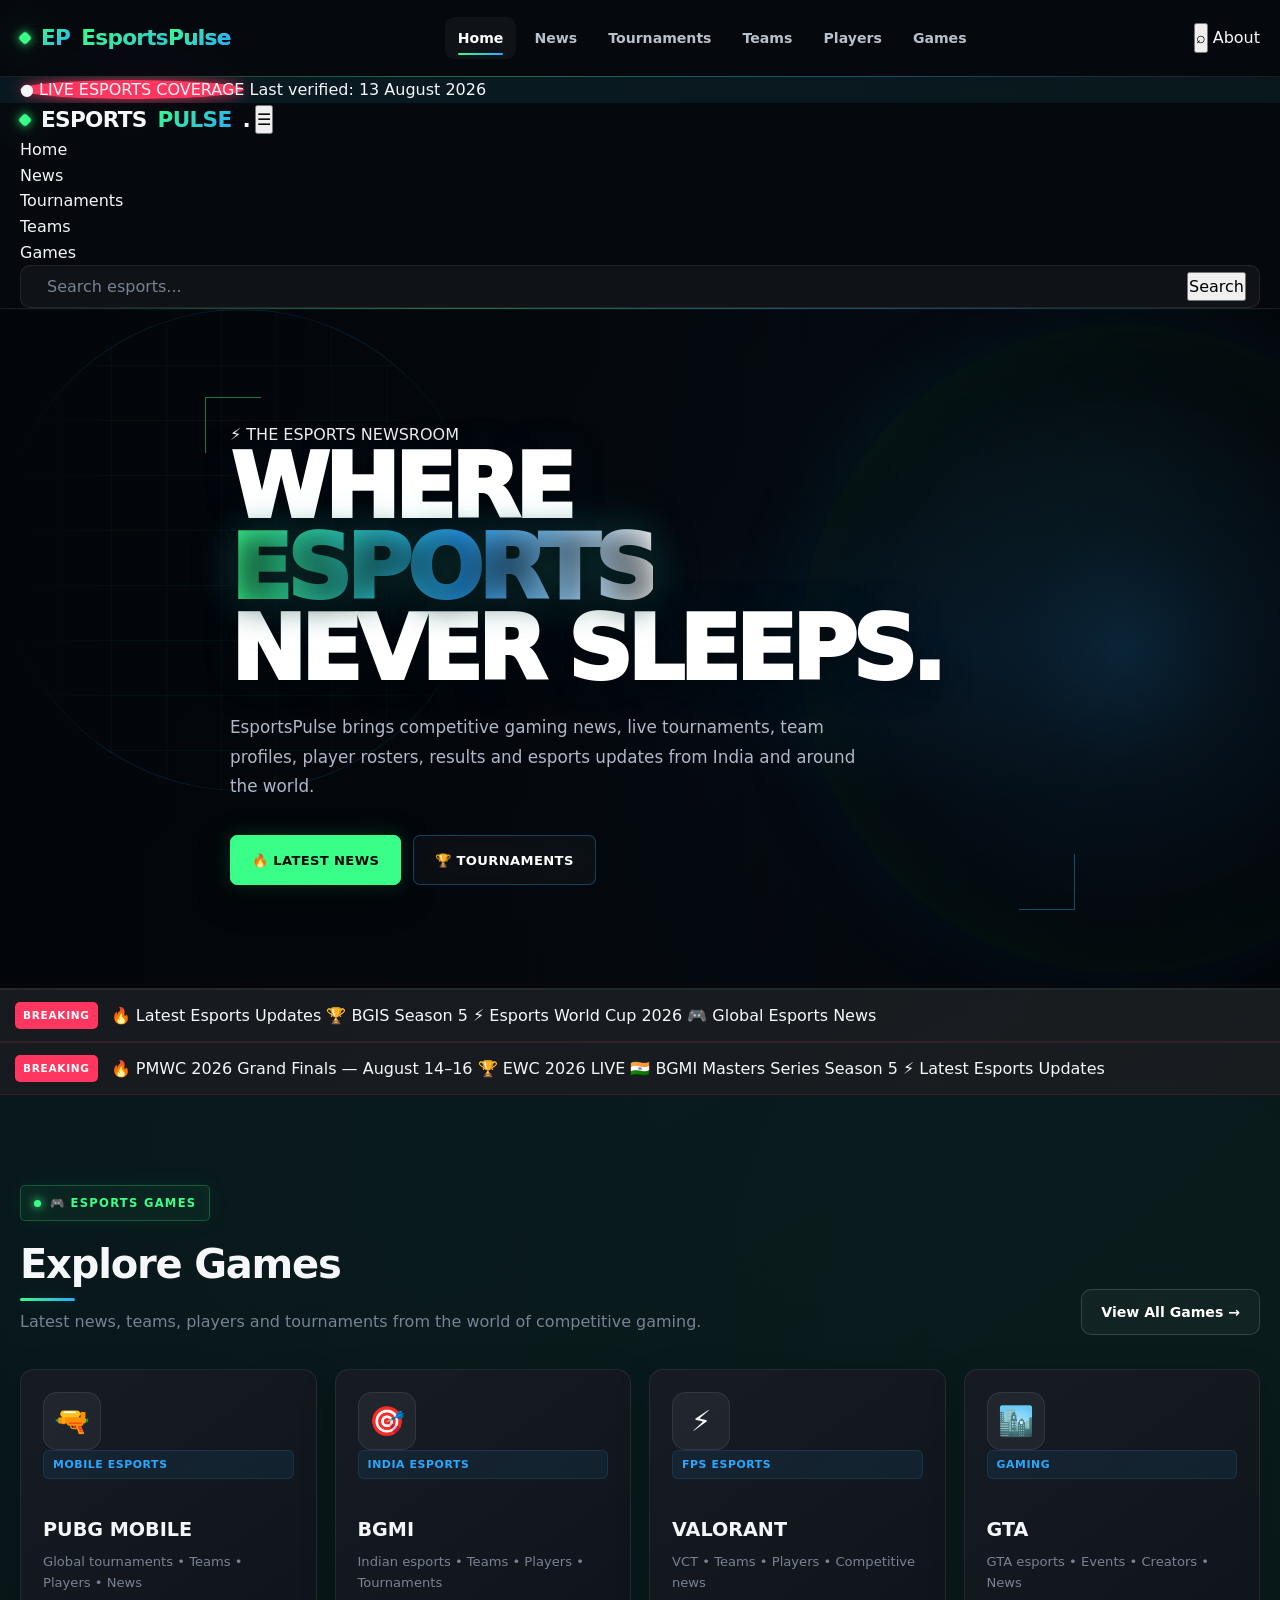
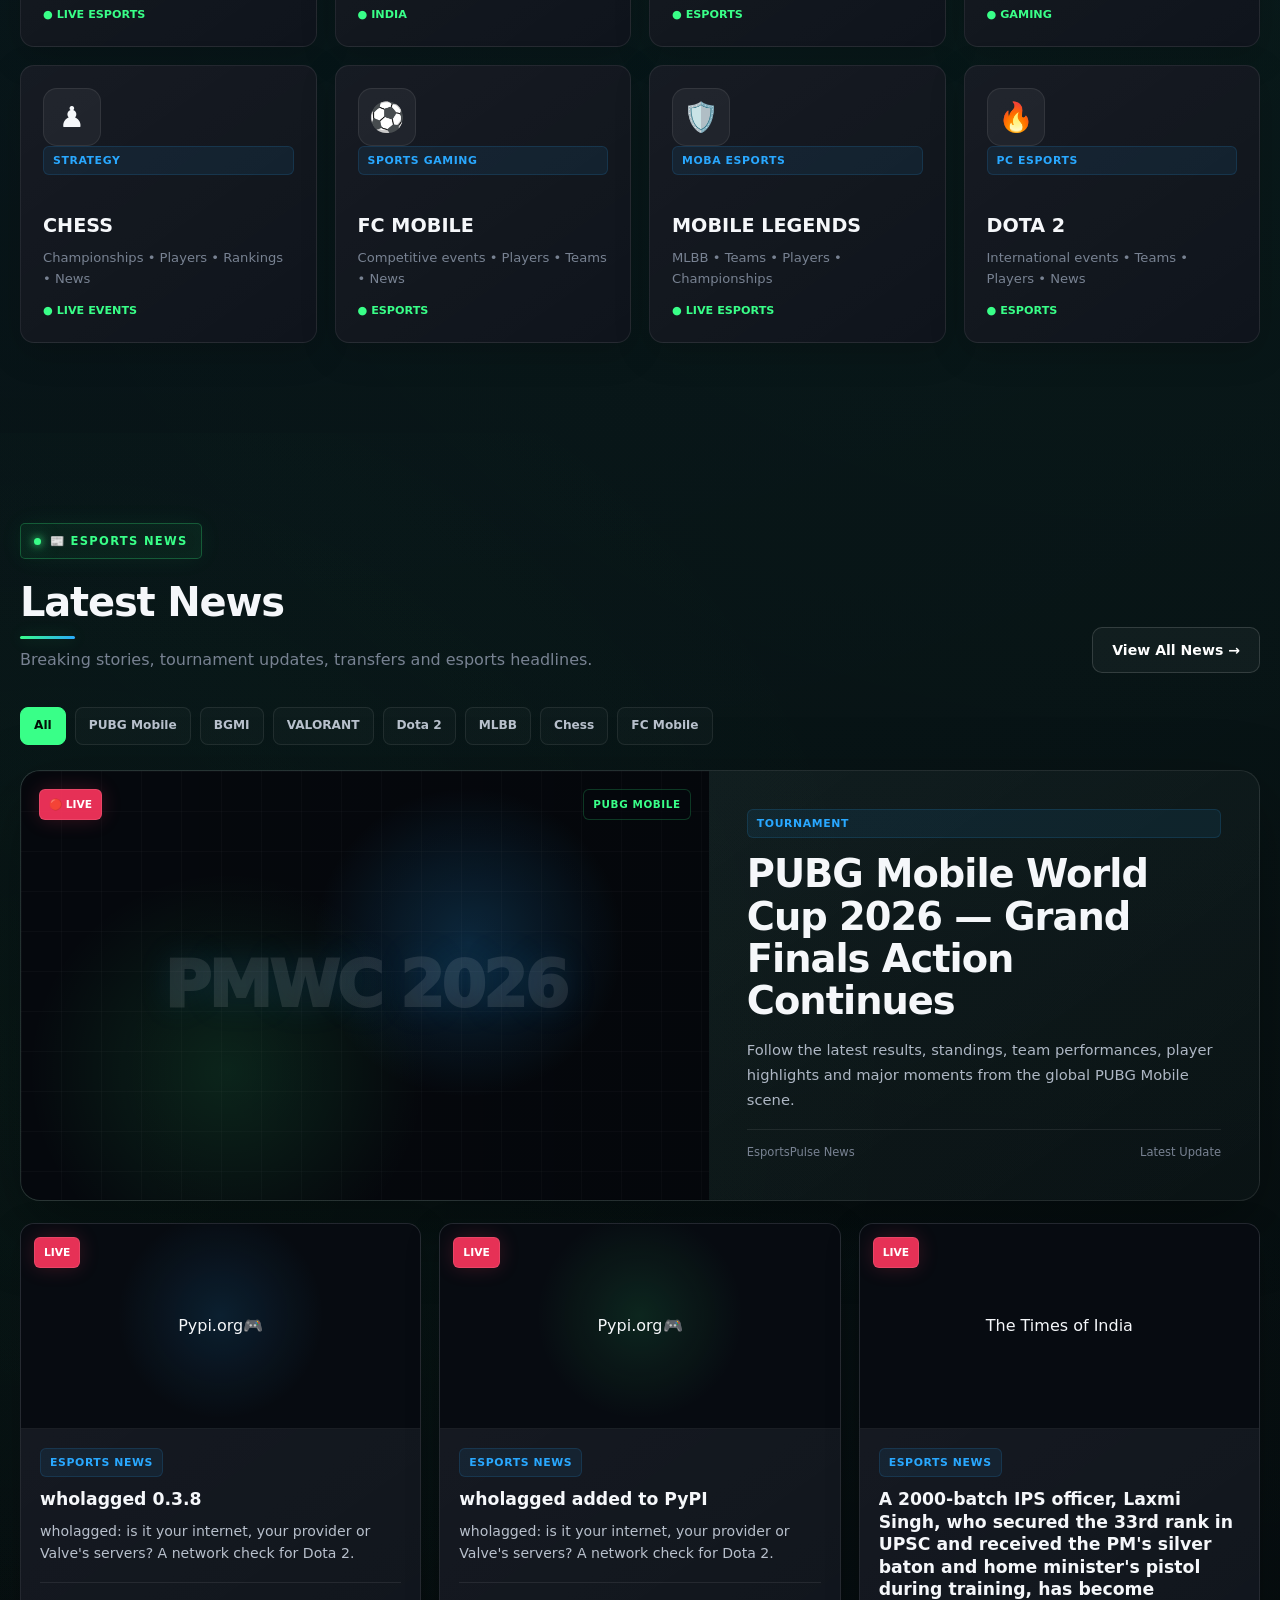
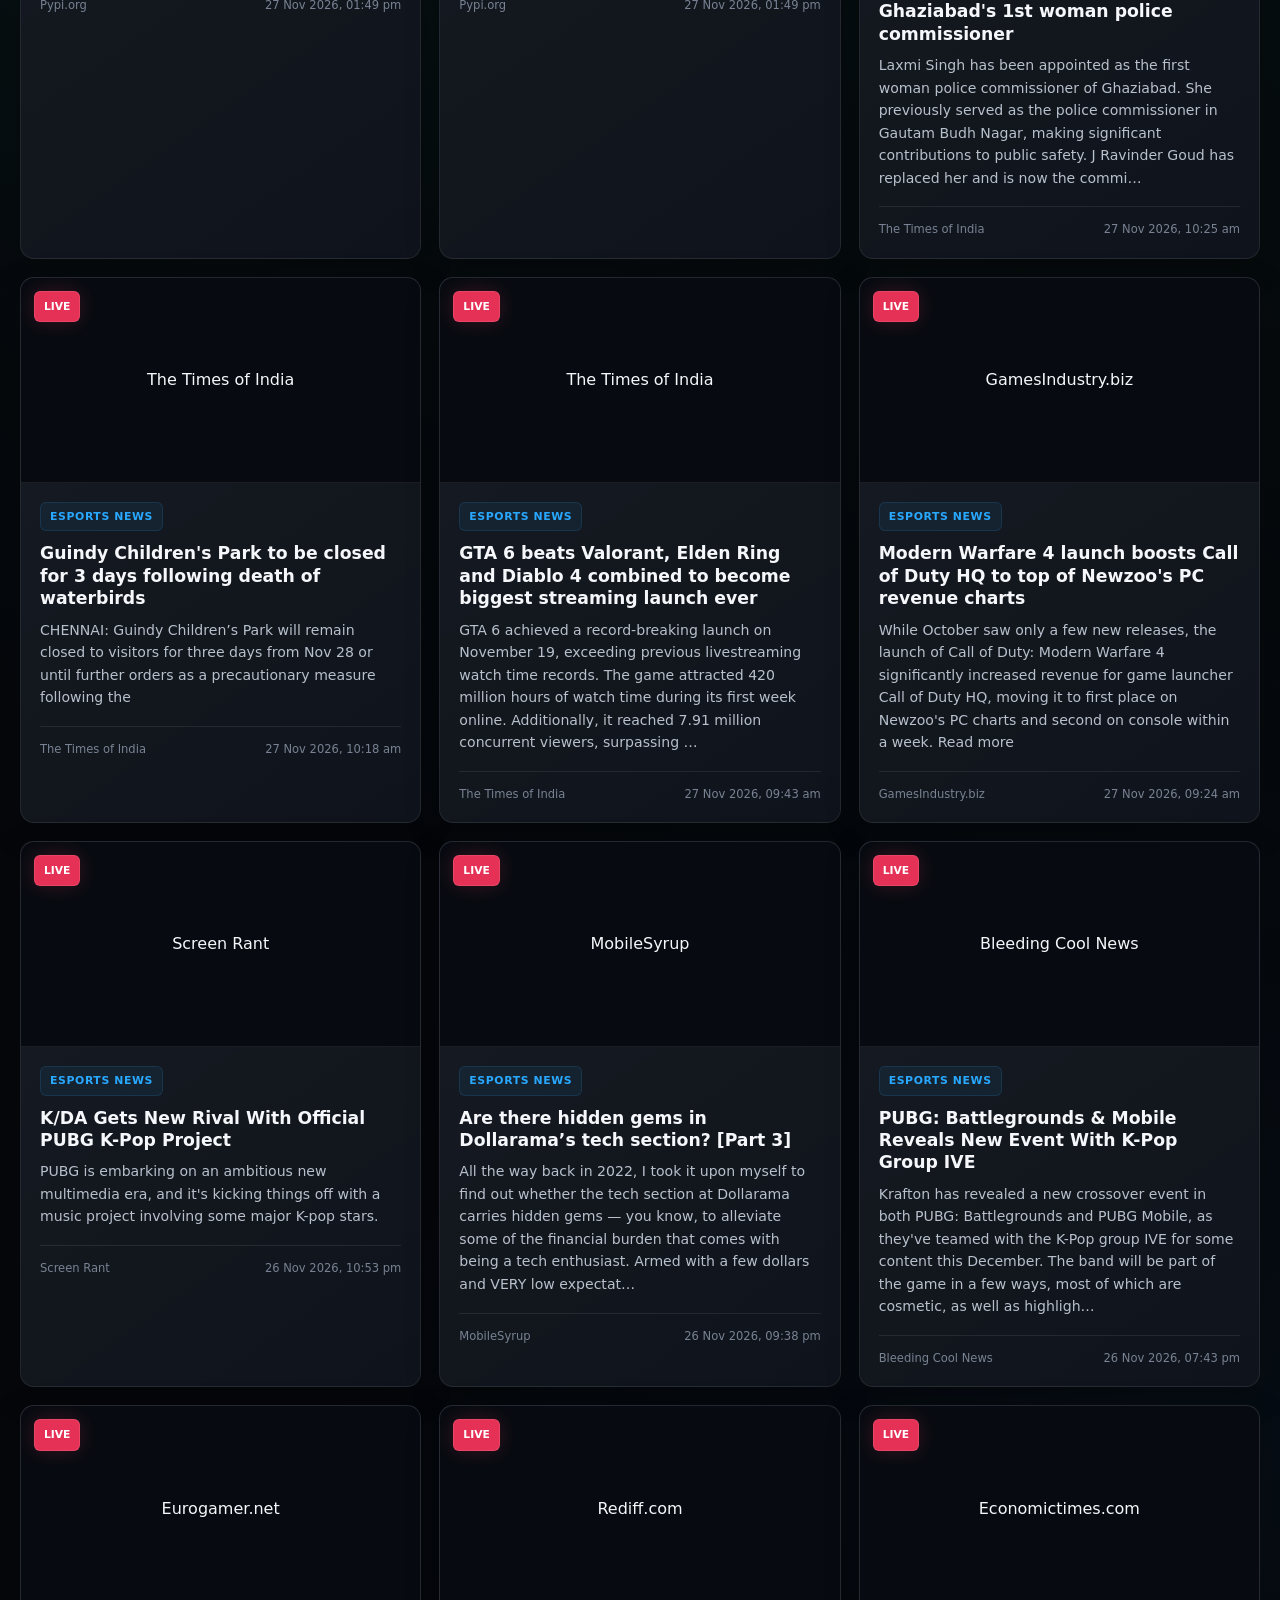
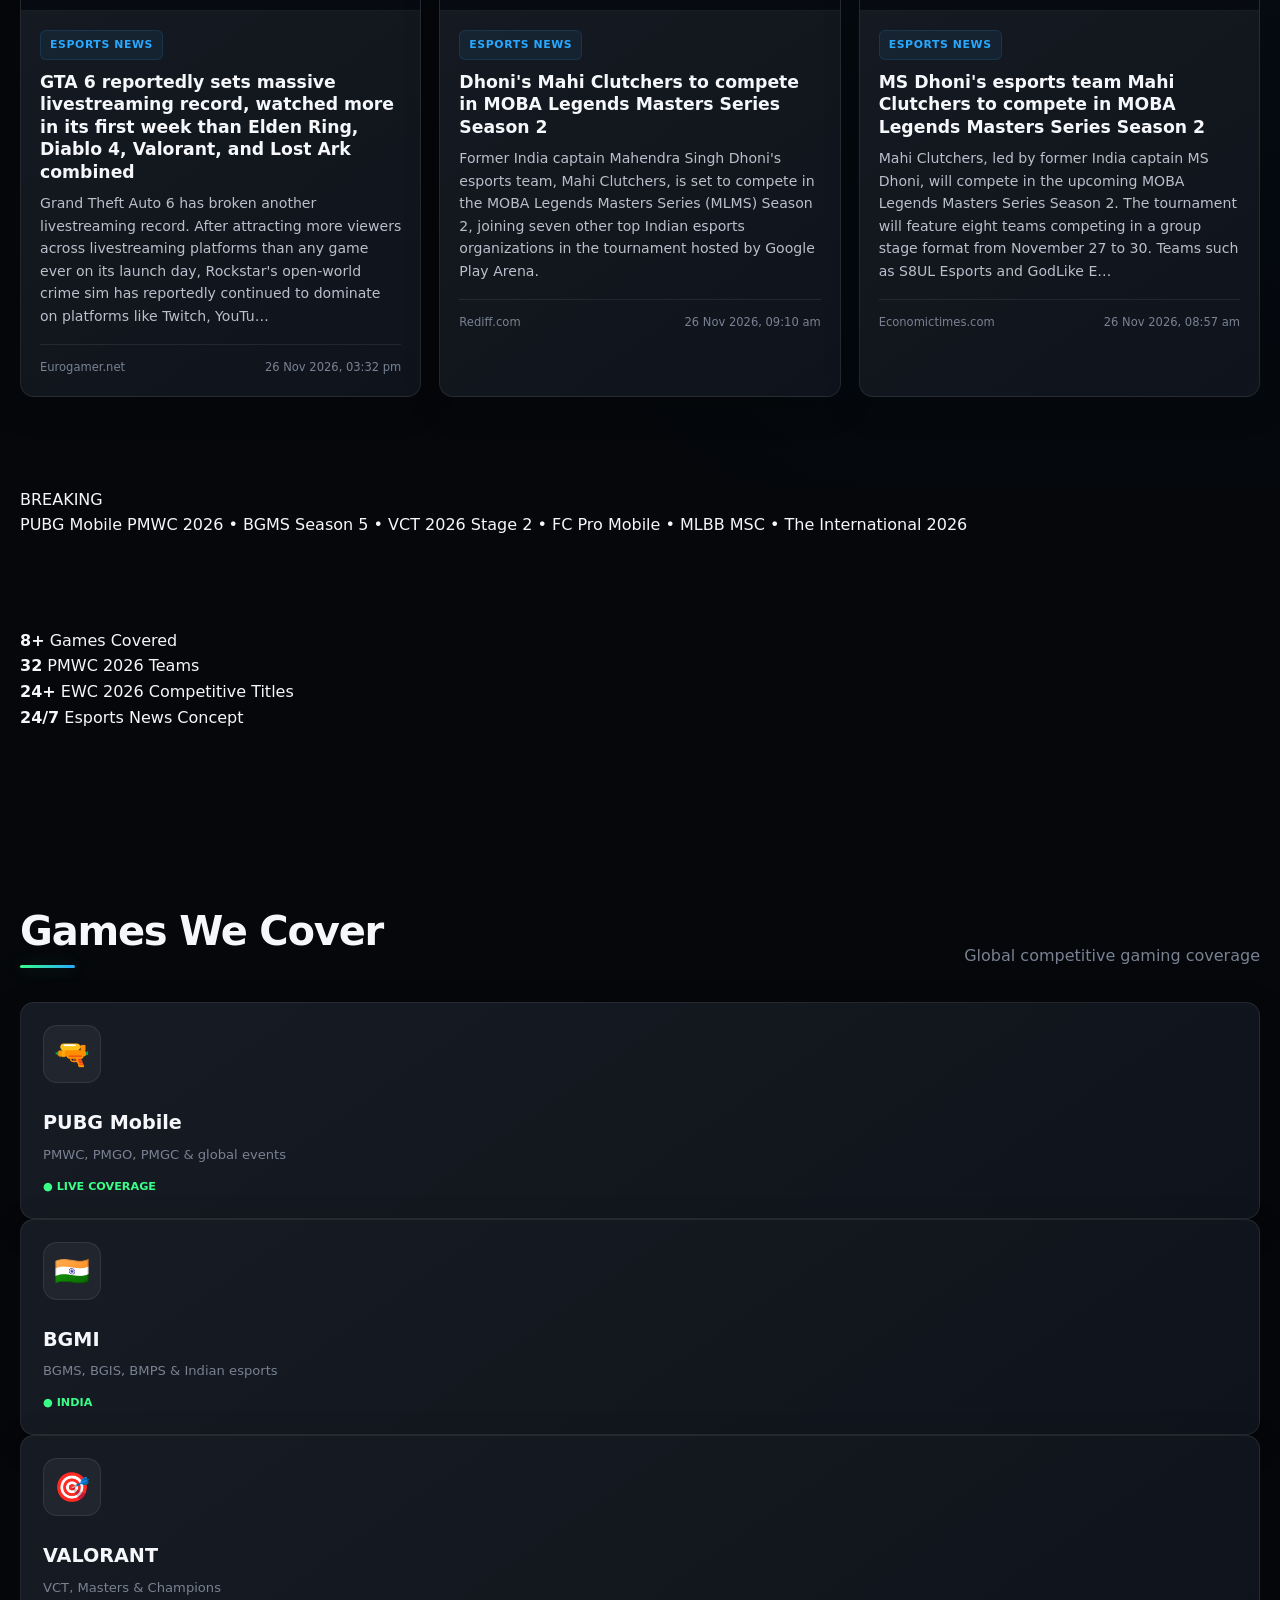
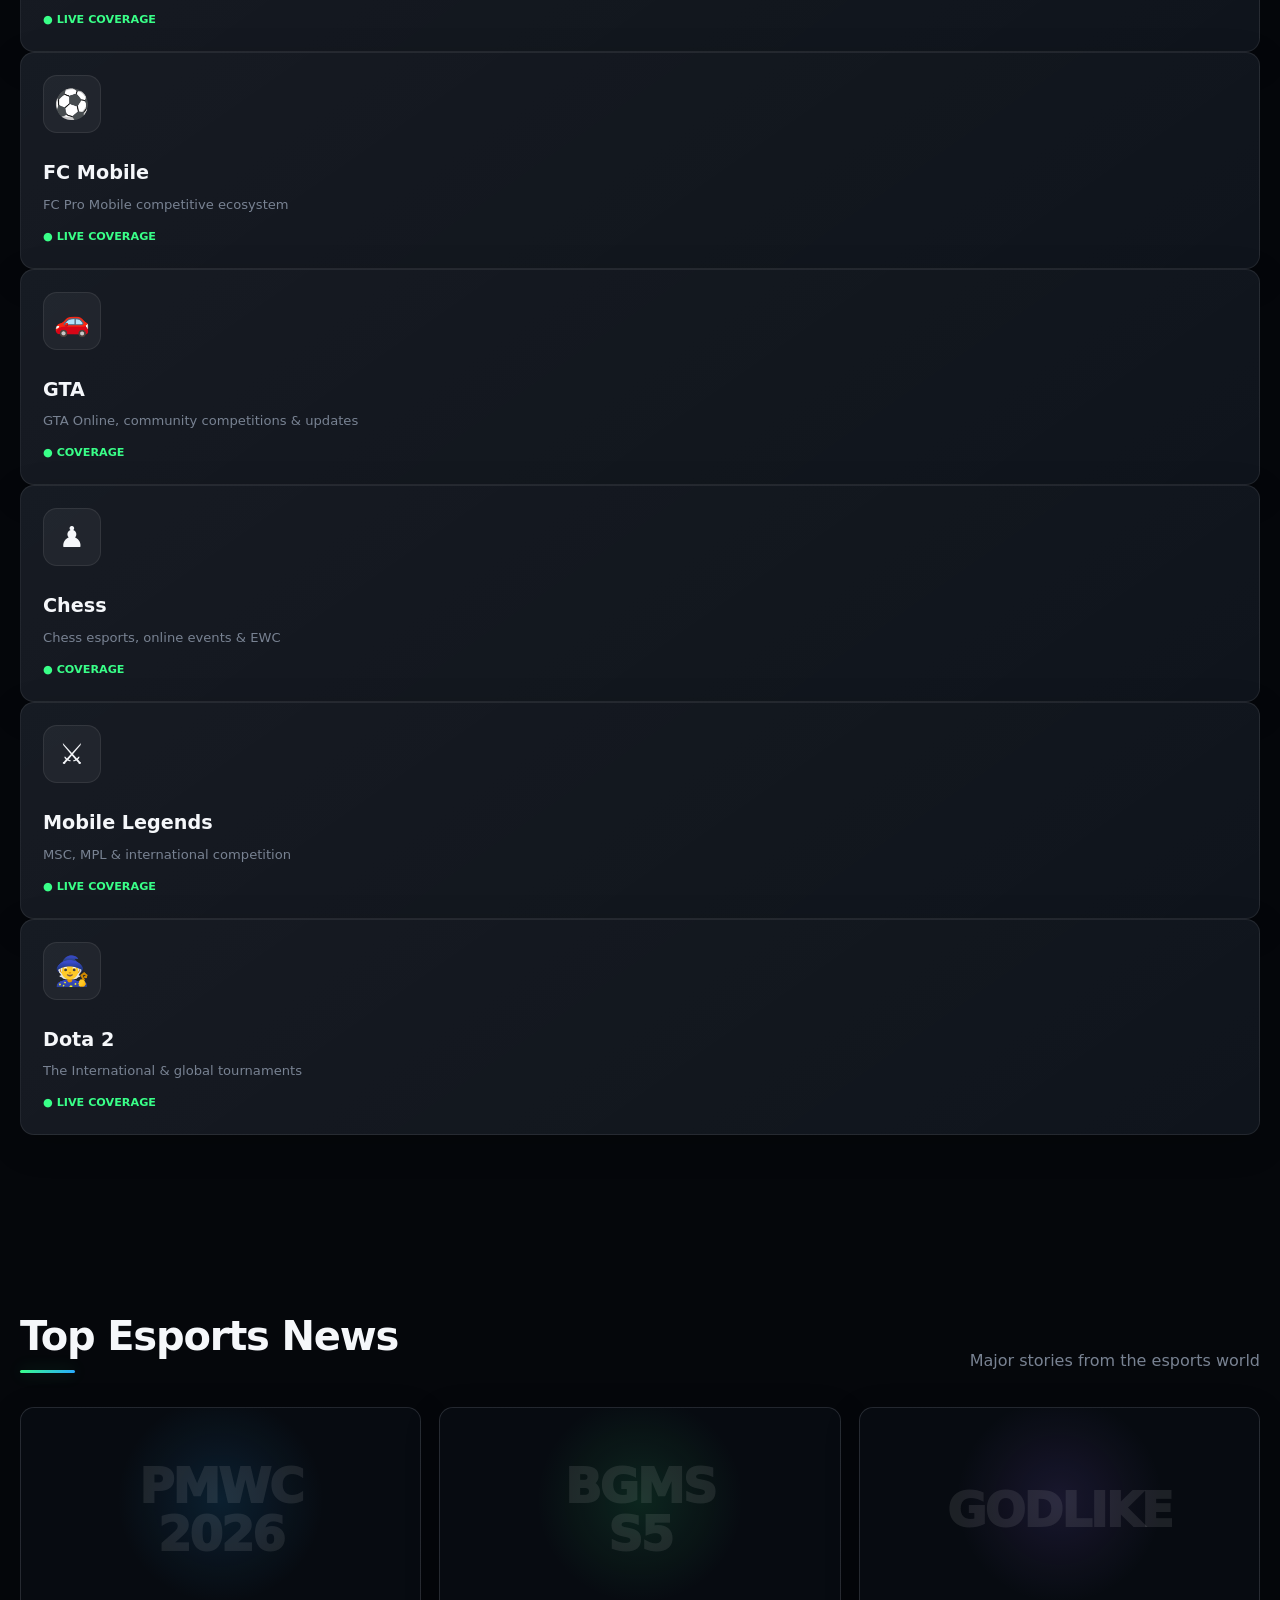
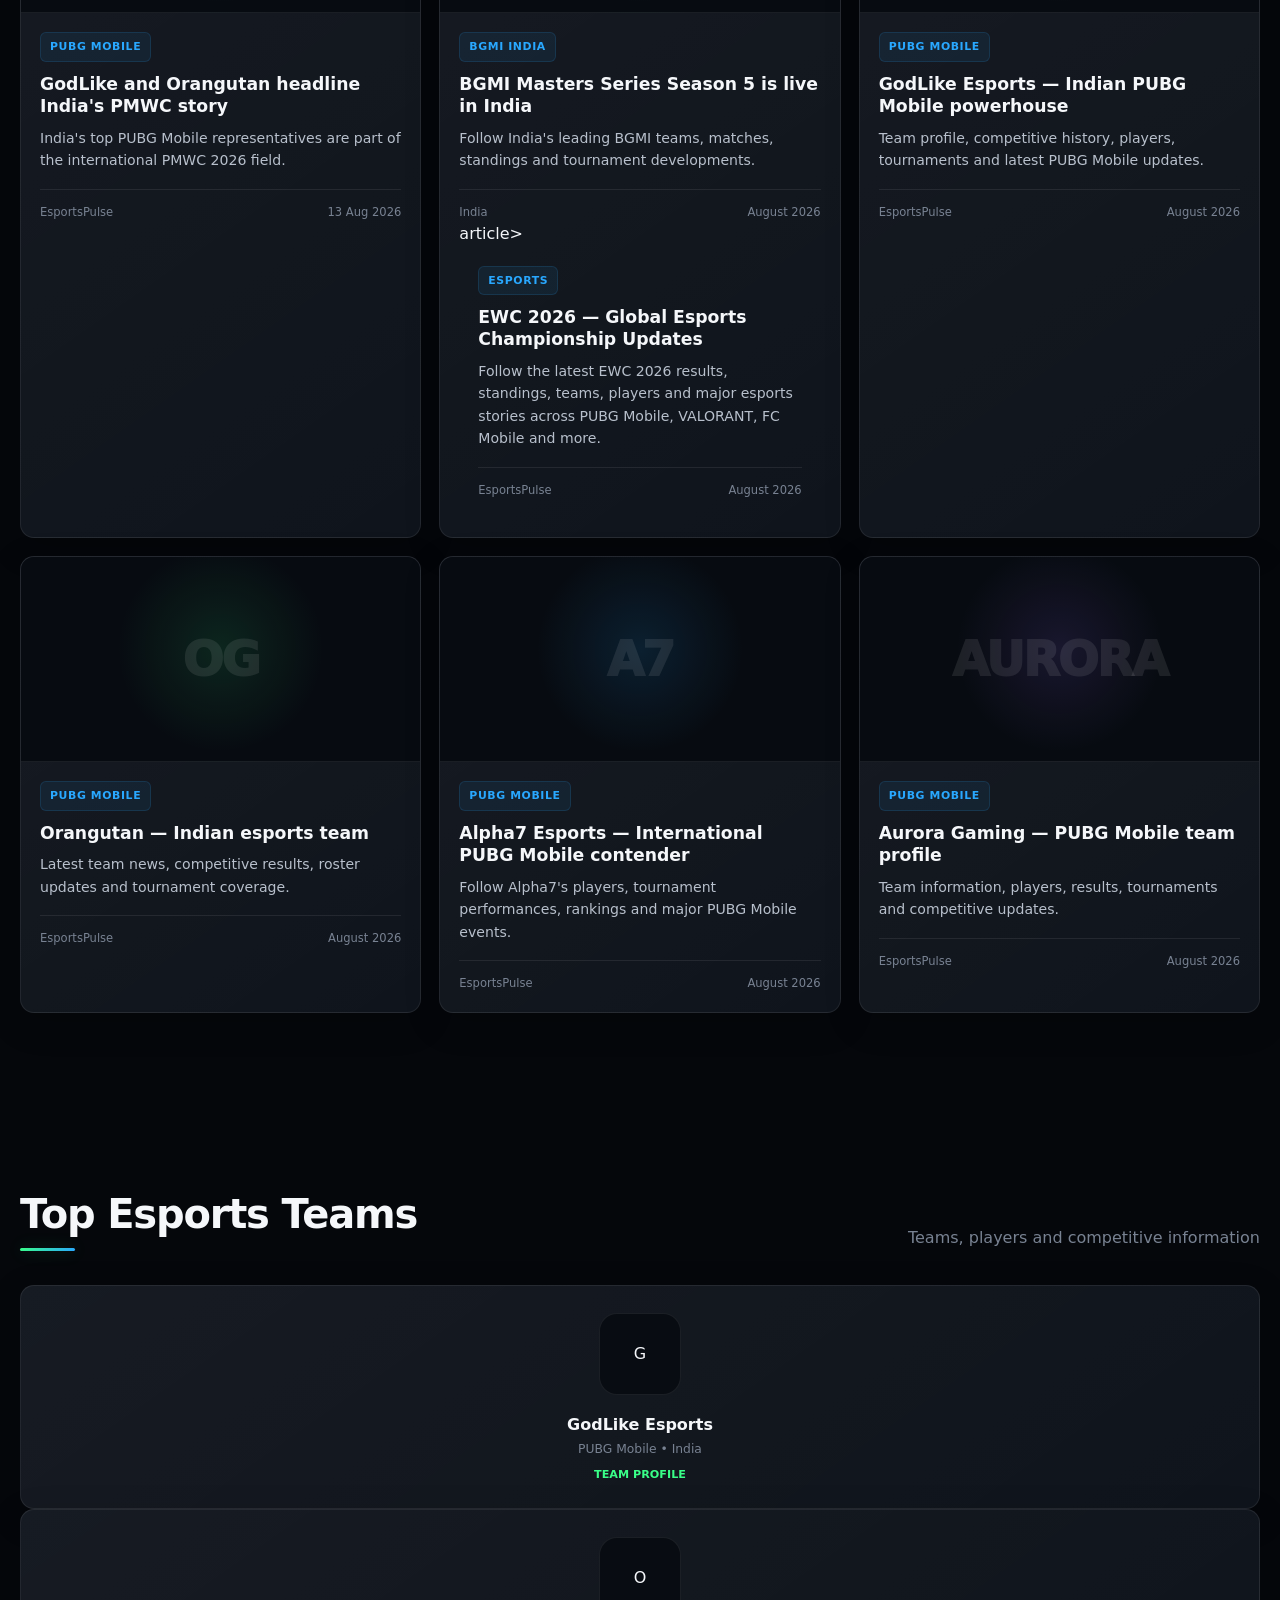
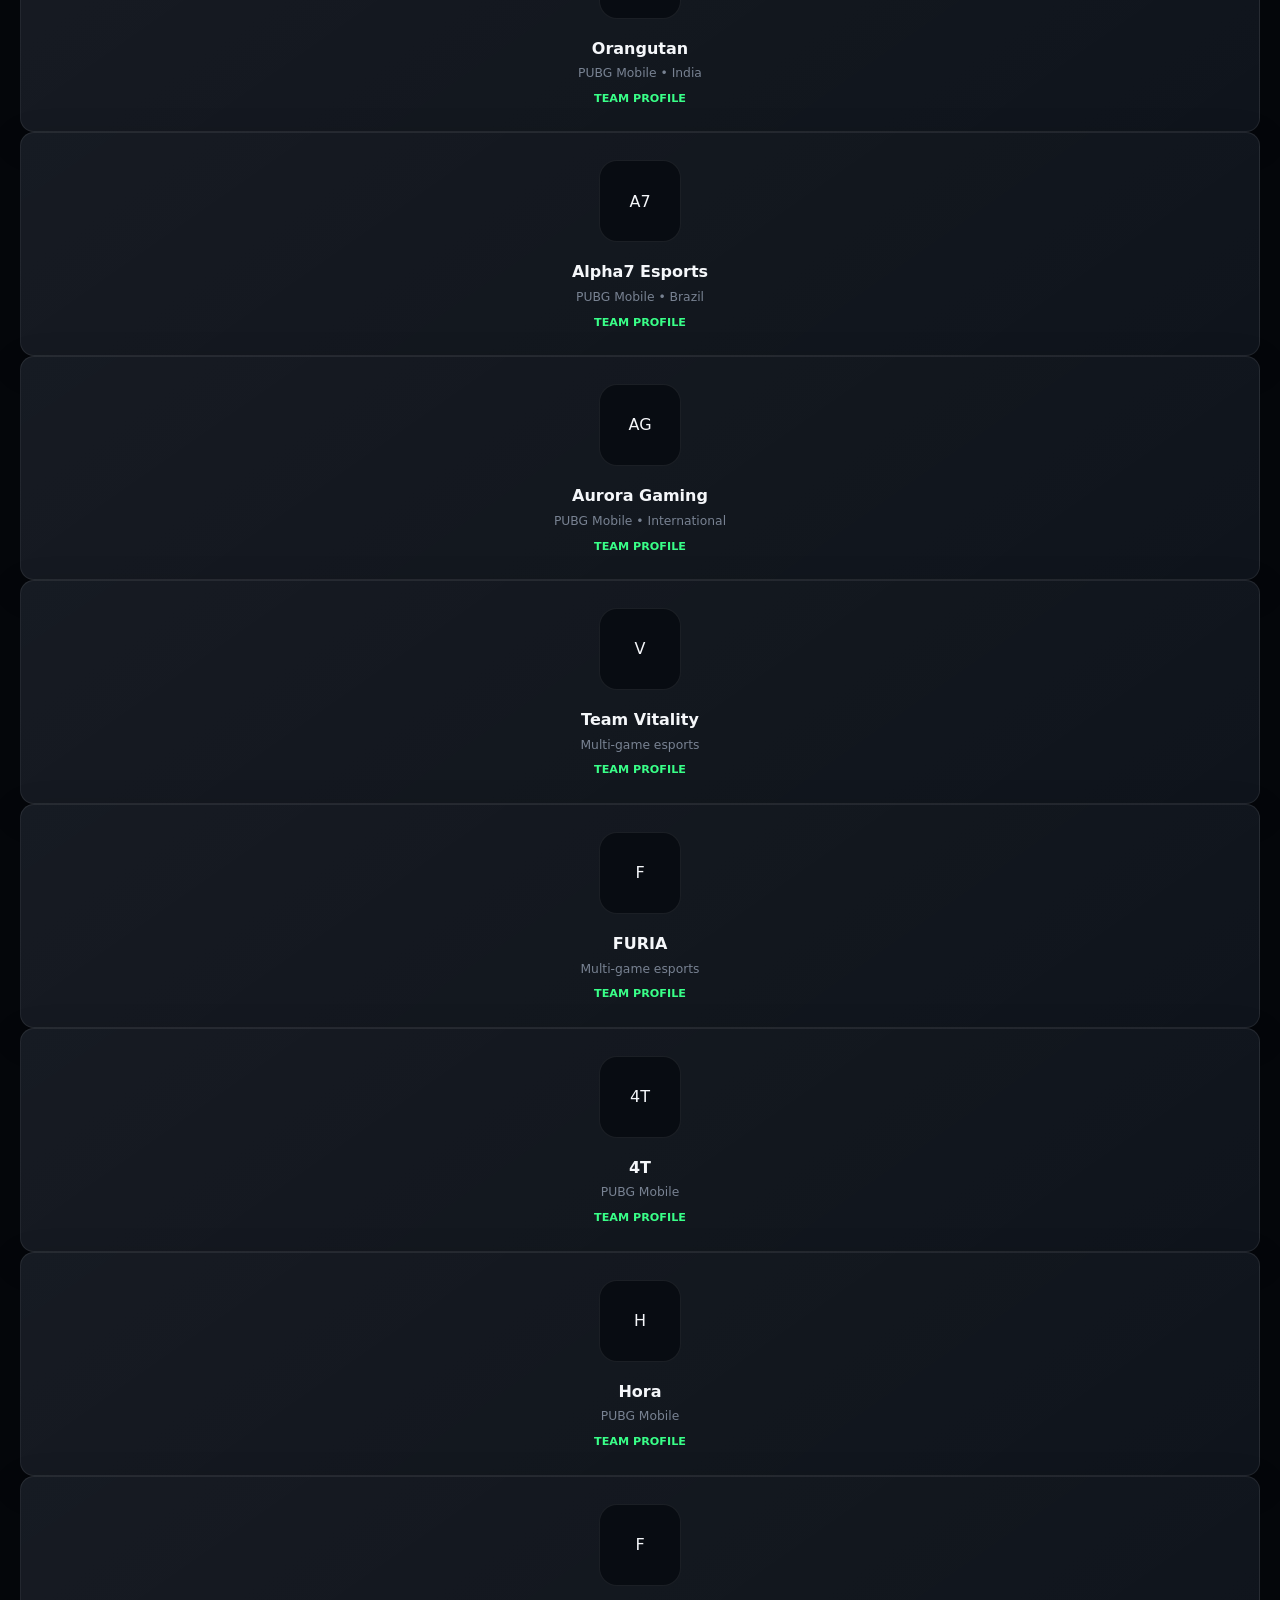
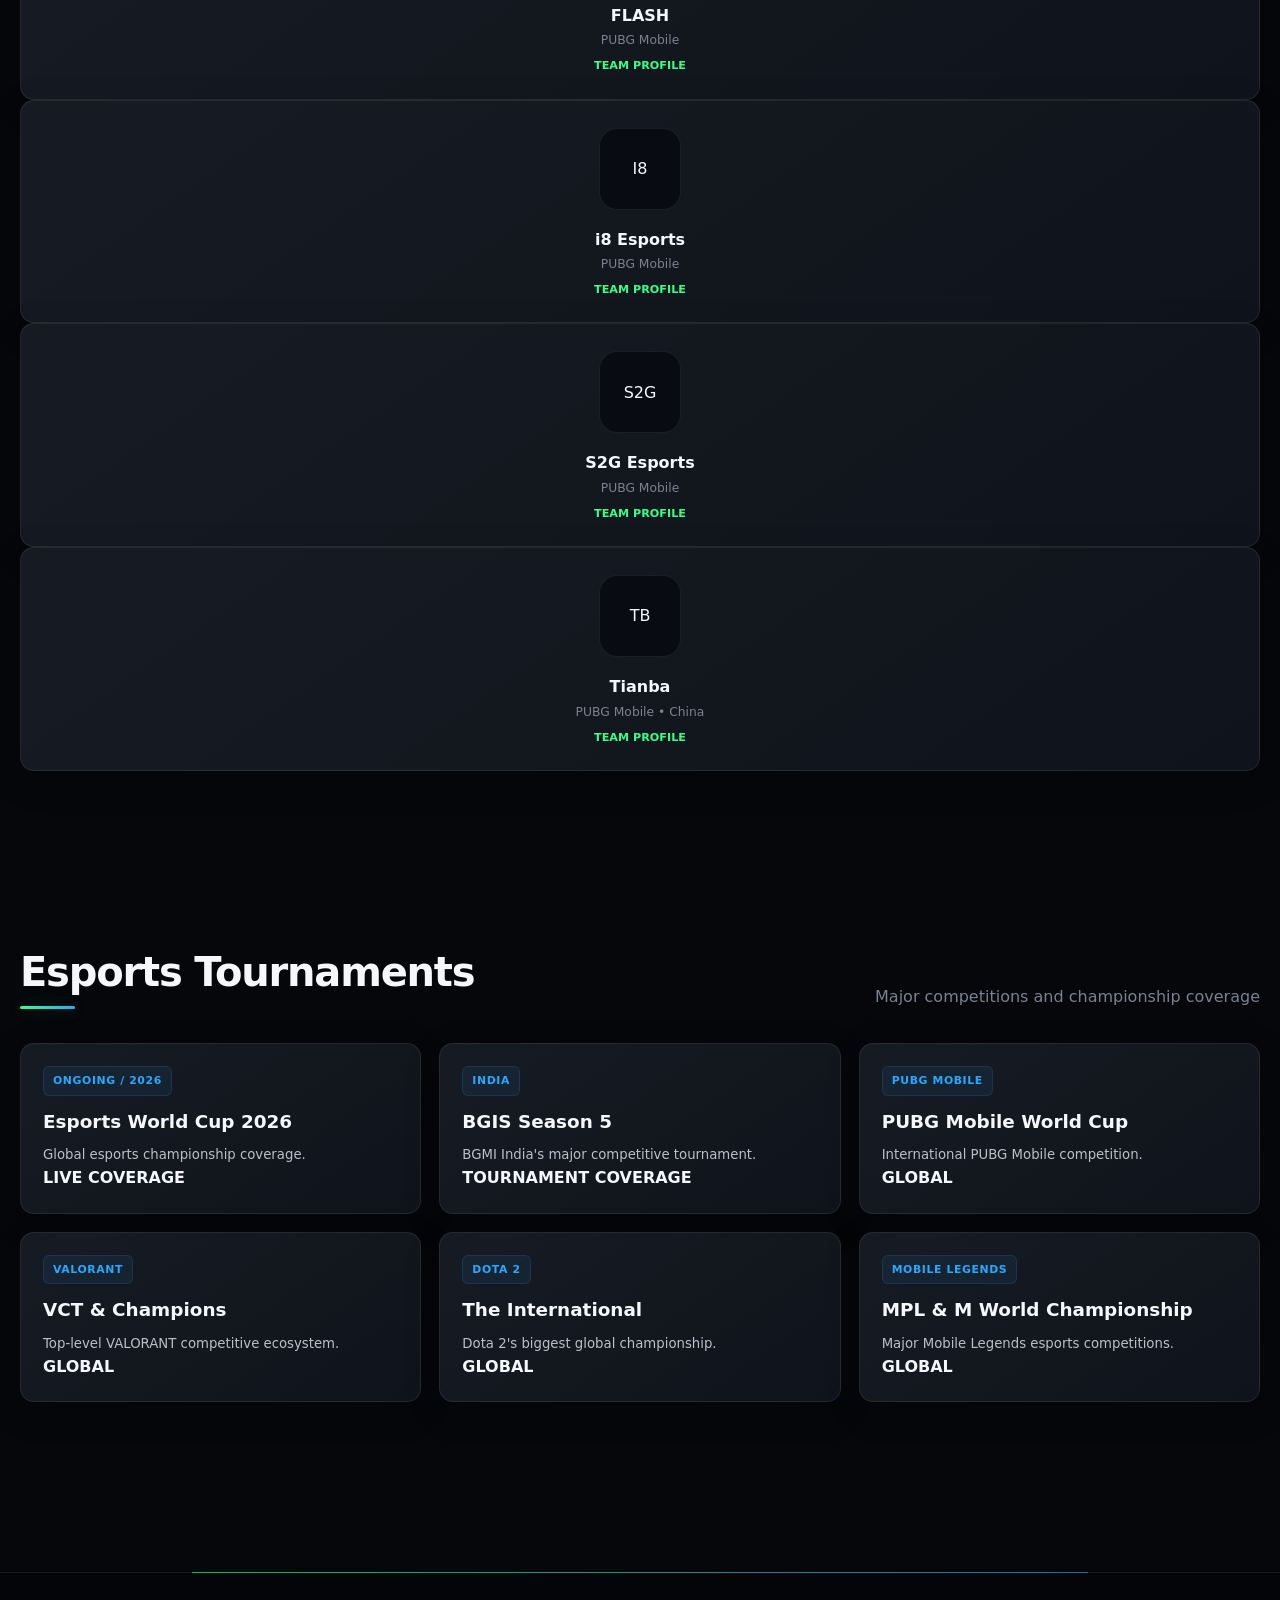
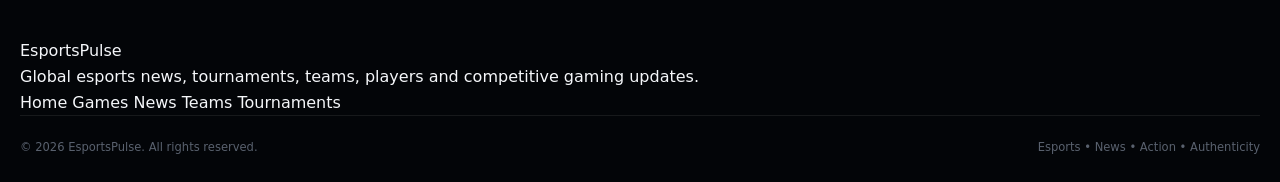
<file: index.html>
<!DOCTYPE html>
<html lang="en">
<head><link rel="stylesheet" href="css/style.css">
<meta charset="UTF-8">
<meta name="viewport" content="width=device-width, initial-scale=1.0">

<title>EsportsPulse — Global Esports News</title>
<meta name="description" content="EsportsPulse — PUBG Mobile, BGMI, VALORANT, FC Mobile, GTA, Chess, Mobile Legends and Dota 2 esports news, teams and tournaments.">
<meta name="keywords" content="EsportsPulse, esports news, PUBG Mobile, BGMI, Valorant, FC Mobile, GTA, Chess, Mobile Legends, Dota 2, EWC 2026, BGMS Season 5">

</head>

<body>
<!-- PREMIUM HEADER -->
<header class="site-header">
  <div class="container header-inner">

    <a href="index.html" class="brand">
      <span class="brand-mark">EP</span>
      <span class="brand-name">Esports<span>Pulse</span></span>
    </a>

    <nav class="main-nav">
      <a href="index.html" class="active">Home</a>
      <a href="#news">News</a>
      <a href="#tournaments">Tournaments</a>
      <a href="#teams">Teams</a>
      <a href="#players">Players</a>
      <a href="#games">Games</a>
    </nav>

    <div class="header-actions">
      <button class="search-btn" type="button">⌕</button>
      <a href="#about" class="header-btn">About</a>
    </div>

  </div>
</header>
<!-- TOP BAR -->
<div class="topbar">
  <div class="container topbar-inner">
    <span class="live-dot">● LIVE ESPORTS COVERAGE</span>
    <span>Last verified: 13 August 2026</span>
  </div>
</div>

<!-- NAVIGATION -->
<header class="header">
  <div class="container nav">

    <a href="#" class="logo">
      ESPORTS<span>PULSE</span><b>.</b>
    </a>

    <button class="menu-btn" onclick="toggleMenu()">☰</button>

    <ul class="navlinks" id="navlinks">
      <li><a href="#home">Home</a></li>
      <li><a href="#news">News</a></li>
      <li><a href="#tournaments">Tournaments</a></li>
      <li><a href="#teams">Teams</a></li>
      <li><a href="#games">Games</a></li>
    </ul>

    <div class="search-box">
      <input id="searchInput" type="search" placeholder="Search esports...">
      <button onclick="searchSite()">Search</button>
    </div>

  </div>
</header>

<!-- HERO -->
<section class="hero" id="home">
  <div class="hero-art"></div>

  <div class="container hero-content">

    <span class="kicker">⚡ THE ESPORTS NEWSROOM</span>

    <h1>
      WHERE<br>
      <span>ESPORTS</span><br>
      NEVER SLEEPS.
    </h1>

    <p>
      EsportsPulse brings competitive gaming news, live tournaments,
      team profiles, player rosters, results and esports updates
      from India and around the world.
    </p>

    <div class="hero-buttons">
      <a class="btn btn-primary" href="#news">🔥 Latest News</a>
      <a class="btn btn-secondary" href="#tournaments">🏆 Tournaments</a>
    </div>

  </div>
</section>
<div class="breaking-news">
  <span class="breaking-label">BREAKING</span>

  <div class="breaking-content">
    <span>🔥 Latest Esports Updates</span>
    <span>🏆 BGIS Season 5</span>
    <span>⚡ Esports World Cup 2026</span>
    <span>🎮 Global Esports News</span>
  </div>
</div>
 <div class="breaking-news">
  <span class="breaking-label">BREAKING</span>

  <div class="breaking-content">
    <span>🔥 PMWC 2026 Grand Finals — August 14–16</span>
    <span>🏆 EWC 2026 LIVE</span>
    <span>🇮🇳 BGMI Masters Series Season 5</span>
    <span>⚡ Latest Esports Updates</span>
  </div>
 </div> 
 <!-- =====================================================
     ESPORTSPULSE — GAMES SECTION
     ===================================================== -->

<section class="games-section" id="games">
  <div class="container">

    <div class="section-header">
      <div>
        <span class="hero-badge">🎮 ESPORTS GAMES</span>
        <h2>Explore Games</h2>
        <div class="line"></div>
        <p>Latest news, teams, players and tournaments from the world of competitive gaming.</p>
      </div>

      <a href="#games" class="btn btn-secondary">View All Games →</a>
    </div>

    <div class="games-grid">

      <!-- PUBG MOBILE -->
      <a href="#pubg-mobile" class="game-card">
        <div class="game-icon">🔫</div>
        <span class="game-tag">MOBILE ESPORTS</span>
        <h3>PUBG MOBILE</h3>
        <p>Global tournaments • Teams • Players • News</p>
        <span class="game-status">● LIVE ESPORTS</span>
      </a>

      <!-- BGMI -->
      <a href="#bgmi" class="game-card">
        <div class="game-icon">🎯</div>
        <span class="game-tag">INDIA ESPORTS</span>
        <h3>BGMI</h3>
        <p>Indian esports • Teams • Players • Tournaments</p>
        <span class="game-status">● INDIA</span>
      </a>

      <!-- VALORANT -->
      <a href="#valorant" class="game-card">
        <div class="game-icon">⚡</div>
        <span class="game-tag">FPS ESPORTS</span>
        <h3>VALORANT</h3>
        <p>VCT • Teams • Players • Competitive news</p>
        <span class="game-status">● ESPORTS</span>
      </a>

      <!-- GTA -->
      <a href="#gta" class="game-card">
        <div class="game-icon">🏙️</div>
        <span class="game-tag">GAMING</span>
        <h3>GTA</h3>
        <p>GTA esports • Events • Creators • News</p>
        <span class="game-status">● GAMING</span>
      </a>

      <!-- CHESS -->
      <a href="#chess" class="game-card">
        <div class="game-icon">♟️</div>
        <span class="game-tag">STRATEGY</span>
        <h3>CHESS</h3>
        <p>Championships • Players • Rankings • News</p>
        <span class="game-status">● LIVE EVENTS</span>
      </a>

      <!-- FC MOBILE -->
      <a href="#fc-mobile" class="game-card">
        <div class="game-icon">⚽</div>
        <span class="game-tag">SPORTS GAMING</span>
        <h3>FC MOBILE</h3>
        <p>Competitive events • Players • Teams • News</p>
        <span class="game-status">● ESPORTS</span>
      </a>

      <!-- MOBILE LEGENDS -->
      <a href="#mobile-legends" class="game-card">
        <div class="game-icon">🛡️</div>
        <span class="game-tag">MOBA ESPORTS</span>
        <h3>MOBILE LEGENDS</h3>
        <p>MLBB • Teams • Players • Championships</p>
        <span class="game-status">● LIVE ESPORTS</span>
      </a>

      <!-- DOTA 2 -->
      <a href="#dota-2" class="game-card">
        <div class="game-icon">🔥</div>
        <span class="game-tag">PC ESPORTS</span>
        <h3>DOTA 2</h3>
        <p>International events • Teams • Players • News</p>
        <span class="game-status">● ESPORTS</span>
      </a>

    </div>

  </div>
</section> 
  <!-- =====================================================
     ESPORTSPULSE — LATEST NEWS
     ===================================================== -->

<section class="news-section" id="news">

  <div class="container">

    <div class="section-header">
      <div>
        <span class="hero-badge">📰 ESPORTS NEWS</span>
        <h2>Latest News</h2>
        <div class="line"></div>
        <p>Breaking stories, tournament updates, transfers and esports headlines.</p>
      </div>

      <a href="#news" class="btn btn-secondary">View All News →</a>
    </div>

    <!-- NEWS FILTERS -->

    <div class="filters">

      <button class="filter-btn active">All</button>
      <button class="filter-btn">PUBG Mobile</button>
      <button class="filter-btn">BGMI</button>
      <button class="filter-btn">VALORANT</button>
      <button class="filter-btn">Dota 2</button>
      <button class="filter-btn">MLBB</button>
      <button class="filter-btn">Chess</button>
      <button class="filter-btn">FC Mobile</button>

    </div>


    <!-- FEATURED NEWS -->

    <div class="featured-news">

      <article class="featured-news-card">

        <div class="featured-news-image">
          <div class="featured-overlay"></div>

          <span class="news-live-badge">
            🔴 LIVE
          </span>

          <span class="featured-game">
            PUBG MOBILE
          </span>

          <div class="featured-placeholder">
            PMWC 2026
          </div>
        </div>

        <div class="featured-news-content">

          <span class="tag">
            TOURNAMENT
          </span>

          <h3>
            PUBG Mobile World Cup 2026 — Grand Finals Action Continues
          </h3>

          <p>
            Follow the latest results, standings, team performances,
            player highlights and major moments from the global PUBG Mobile scene.
          </p>

          <div class="news-meta">
            <span>EsportsPulse News</span>
            <span>Latest Update</span>
          </div>

        </div>

      </article>

    </div>


    <!-- NEWS GRID -->

    <div class="news-grid">

      <!-- NEWS 1 -->

      <article class="news-card">

        <div class="news-image">

          <span class="news-live-badge">
            🔴 LIVE
          </span>

          <div class="big-word">
            EWC 2026
          </div>

        </div>

        <div class="news-body">

          <span class="tag">
            EWC 2026
          </span>

          <h3>
            Esports World Cup 2026 brings the world's biggest esports titles together
          </h3>

          <p>
            Get tournament schedules, results, teams, players and major updates
            from EWC 2026.
          </p>

          <div class="news-meta">
            <span>EsportsPulse</span>
            <span>Today</span>
          </div>

        </div>

      </article>


      <!-- NEWS 2 -->

      <article class="news-card">

        <div class="news-image">

          <div class="big-word">
            BGMI
          </div>

        </div>

        <div class="news-body">

          <span class="tag">
            BGMI
          </span>

          <h3>
            BGMI esports — latest Indian competitive gaming updates
          </h3>

          <p>
            Follow Indian teams, players, tournaments, results and major BGMI
            esports announcements.
          </p>

          <div class="news-meta">
            <span>India Esports</span>
            <span>Latest</span>
          </div>

        </div>

      </article>


      <!-- NEWS 3 -->

      <article class="news-card">

        <div class="news-image">

          <div class="big-word">
            VAL
          </div>

        </div>

        <div class="news-body">

          <span class="tag">
            VALORANT
          </span>

          <h3>
            VALORANT esports — teams, players and competitive updates
          </h3>

          <p>
            Stay updated with competitive VALORANT tournaments, roster moves,
            results and major stories.
          </p>

          <div class="news-meta">
            <span>FPS Esports</span>
            <span>Latest</span>
          </div>

        </div>

      </article>


      <!-- NEWS 4 -->

      <article class="news-card">

        <div class="news-image">

          <div class="big-word">
            DOTA 2
          </div>

        </div>

        <div class="news-body">

          <span class="tag">
            DOTA 2
          </span>

          <h3>
            Dota 2 competitive scene — tournament and team updates
          </h3>

          <p>
            Follow professional Dota 2 teams, players, tournaments and
            international competition.
          </p>

          <div class="news-meta">
            <span>PC Esports</span>
            <span>Latest</span>
          </div>

        </div>

      </article>


      <!-- NEWS 5 -->

      <article class="news-card">

        <div class="news-image">

          <div class="big-word">
            MLBB
          </div>

        </div>

        <div class="news-body">

          <span class="tag">
            MOBILE LEGENDS
          </span>

          <h3>
            Mobile Legends esports — latest competitive gaming news
          </h3>

          <p>
            Get updates from professional leagues, international tournaments,
            teams and players.
          </p>

          <div class="news-meta">
            <span>Mobile Esports</span>
            <span>Latest</span>
          </div>

        </div>

      </article>


      <!-- NEWS 6 -->

      <article class="news-card">

        <div class="news-image">

          <div class="big-word">
            CHESS
          </div>

        </div>

        <div class="news-body">

          <span class="tag">
            CHESS
          </span>

          <h3>
            Competitive Chess — tournaments, players and major results
          </h3>

          <p>
            Follow elite chess competitions, players, rankings and important
            tournament developments.
          </p>

          <div class="news-meta">
            <span>Strategy Esports</span>
            <span>Latest</span>
          </div>

        </div>

      </article>

    </div>

  </div>

</section>
<!-- LIVE TICKER -->
<div class="ticker">
  <div class="container ticker-inner">
    <span class="ticker-label">BREAKING</span>
    <div class="ticker-text">
      PUBG Mobile PMWC 2026 • BGMS Season 5 • VCT 2026 Stage 2 • FC Pro Mobile • MLBB MSC • The International 2026
    </div>
  </div>
</div>

<!-- STATS -->
<section>
  <div class="container">

    <div class="stat-grid">

      <div class="stat">
        <strong>8+</strong>
        <span>Games Covered</span>
      </div>

      <div class="stat">
        <strong>32</strong>
        <span>PMWC 2026 Teams</span>
      </div>

      <div class="stat">
        <strong>24+</strong>
        <span>EWC 2026 Competitive Titles</span>
      </div>

      <div class="stat">
        <strong>24/7</strong>
        <span>Esports News Concept</span>
      </div>

    </div>

  </div>
</section>

<!-- GAMES -->
<section id="games">
  <div class="container">

    <div class="section-head">
      <div>
        <h2>Games We Cover</h2>
        <div class="line"></div>
      </div>
      <p>Global competitive gaming coverage</p>
    </div>

    <div class="game-grid">

      <a href="#pubg" class="game-card">
        <div class="game-icon">🔫</div>
        <h3>PUBG Mobile</h3>
        <p>PMWC, PMGO, PMGC & global events</p>
        <span class="game-status">● LIVE COVERAGE</span>
      </a>

      <a href="#bgmi" class="game-card">
        <div class="game-icon">🇮🇳</div>
        <h3>BGMI</h3>
        <p>BGMS, BGIS, BMPS & Indian esports</p>
        <span class="game-status">● INDIA</span>
      </a>

      <a href="#valorant" class="game-card">
        <div class="game-icon">🎯</div>
        <h3>VALORANT</h3>
        <p>VCT, Masters & Champions</p>
        <span class="game-status">● LIVE COVERAGE</span>
      </a>

      <a href="#fcmobile" class="game-card">
        <div class="game-icon">⚽</div>
        <h3>FC Mobile</h3>
        <p>FC Pro Mobile competitive ecosystem</p>
        <span class="game-status">● LIVE COVERAGE</span>
      </a>

      <a href="#gta" class="game-card">
        <div class="game-icon">🚗</div>
        <h3>GTA</h3>
        <p>GTA Online, community competitions & updates</p>
        <span class="game-status">● COVERAGE</span>
      </a>

      <a href="#chess" class="game-card">
        <div class="game-icon">♟️</div>
        <h3>Chess</h3>
        <p>Chess esports, online events & EWC</p>
        <span class="game-status">● COVERAGE</span>
      </a>

      <a href="#mlbb" class="game-card">
        <div class="game-icon">⚔️</div>
        <h3>Mobile Legends</h3>
        <p>MSC, MPL & international competition</p>
        <span class="game-status">● LIVE COVERAGE</span>
      </a>

      <a href="#dota2" class="game-card">
        <div class="game-icon">🧙</div>
        <h3>Dota 2</h3>
        <p>The International & global tournaments</p>
        <span class="game-status">● LIVE COVERAGE</span>
      </a>

    </div>
  </div>
</section>

<!-- FEATURED NEWS -->
<section id="news">
  <div class="container">

    <div class="section-head">
      <div>
        <h2>Top Esports News</h2>
        <div class="line"></div>
      </div>
      <p>Major stories from the esports world</p>
    </div>

    <div class="news-grid" id="newsGrid">

      <article class="news-card searchable" data-search="pubg mobile pmwc godlike orangutan india">
        <div class="news-image">
          <div class="big-word">PMWC<br>2026</div>
        </div>
        <div class="news-body">
          <span class="tag">PUBG MOBILE</span>
          <h3>GodLike and Orangutan headline India's PMWC story</h3>
          <p>
            India's top PUBG Mobile representatives are part of the
            international PMWC 2026 field.
          </p>
          <div class="news-meta">
            <span>EsportsPulse</span>
            <span>13 Aug 2026</span>
          </div>
        </div>
      </article>

      <article class="news-card searchable" data-search="bgms season 5 india bgmi masters series">
        <div class="news-image blue">
          <div class="big-word">BGMS<br>S5</div>
        </div>
        <div class="news-body">
          <span class="tag">BGMI INDIA</span>
          <h3>BGMI Masters Series Season 5 is live in India</h3>
          <p>
            Follow India's leading BGMI teams, matches, standings and
            tournament developments.
          </p>
          <div class="news-meta">
            <span>India</span>
            <span>August 2026</span>
          </div>
        article>

        <div class="news-body">
          <span class="tag">ESPORTS</span>
          <h3>EWC 2026 — Global Esports Championship Updates</h3>
          <p>
            Follow the latest EWC 2026 results, standings, teams, players and
            major esports stories across PUBG Mobile, VALORANT, FC Mobile and more.
          </p>
          <div class="news-meta">
            <span>EsportsPulse</span>
            <span>August 2026</span>
          </div>
        </div>
      </article>

      <article class="news-card searchable" data-search="godlike esports india pubg mobile">
        <div class="news-image red">
          <div class="big-word">GODLIKE</div>
        </div>
        <div class="news-body">
          <span class="tag">PUBG MOBILE</span>
          <h3>GodLike Esports — Indian PUBG Mobile powerhouse</h3>
          <p>
            Team profile, competitive history, players, tournaments and latest
            PUBG Mobile updates.
          </p>
          <div class="news-meta">
            <span>EsportsPulse</span>
            <span>August 2026</span>
          </div>
        </div>
      </article>

      <article class="news-card searchable" data-search="orangutan pubg mobile india">
        <div class="news-image purple">
          <div class="big-word">OG</div>
        </div>
        <div class="news-body">
          <span class="tag">PUBG MOBILE</span>
          <h3>Orangutan — Indian esports team</h3>
          <p>
            Latest team news, competitive results, roster updates and tournament
            coverage.
          </p>
          <div class="news-meta">
            <span>EsportsPulse</span>
            <span>August 2026</span>
          </div>
        </div>
      </article>

      <article class="news-card searchable" data-search="alpha7 a7 pubg mobile brazil">
        <div class="news-image orange">
          <div class="big-word">A7</div>
        </div>
        <div class="news-body">
          <span class="tag">PUBG MOBILE</span>
          <h3>Alpha7 Esports — International PUBG Mobile contender</h3>
          <p>
            Follow Alpha7's players, tournament performances, rankings and major
            PUBG Mobile events.
          </p>
          <div class="news-meta">
            <span>EsportsPulse</span>
            <span>August 2026</span>
          </div>
        </div>
      </article>

      <article class="news-card searchable" data-search="aurora gaming pubg mobile">
        <div class="news-image blue">
          <div class="big-word">AURORA</div>
        </div>
        <div class="news-body">
          <span class="tag">PUBG MOBILE</span>
          <h3>Aurora Gaming — PUBG Mobile team profile</h3>
          <p>
            Team information, players, results, tournaments and competitive
            updates.
          </p>
          <div class="news-meta">
            <span>EsportsPulse</span>
            <span>August 2026</span>
          </div>
        </div>
      </article>

    </div>
  </div>
</section>


<!-- ================= TEAMS ================= -->

<section id="teams">
  <div class="container">

    <div class="section-head">
      <div>
        <h2>Top Esports Teams</h2>
        <div class="line"></div>
      </div>
      <p>Teams, players and competitive information</p>
    </div>

    <div class="team-grid">

      <div class="team-card searchable" data-search="godlike pubg mobile india">
        <div class="team-logo">G</div>
        <h3>GodLike Esports</h3>
        <p>PUBG Mobile • India</p>
        <span class="game-status">TEAM PROFILE</span>
      </div>

      <div class="team-card searchable" data-search="orangutan pubg mobile india">
        <div class="team-logo">O</div>
        <h3>Orangutan</h3>
        <p>PUBG Mobile • India</p>
        <span class="game-status">TEAM PROFILE</span>
      </div>

      <div class="team-card searchable" data-search="alpha7 pubg mobile">
        <div class="team-logo">A7</div>
        <h3>Alpha7 Esports</h3>
        <p>PUBG Mobile • Brazil</p>
        <span class="game-status">TEAM PROFILE</span>
      </div>

      <div class="team-card searchable" data-search="aurora gaming pubg">
        <div class="team-logo">AG</div>
        <h3>Aurora Gaming</h3>
        <p>PUBG Mobile • International</p>
        <span class="game-status">TEAM PROFILE</span>
      </div>

      <div class="team-card searchable" data-search="team vitality esports">
        <div class="team-logo">V</div>
        <h3>Team Vitality</h3>
        <p>Multi-game esports</p>
        <span class="game-status">TEAM PROFILE</span>
      </div>

      <div class="team-card searchable" data-search="furia esports">
        <div class="team-logo">F</div>
        <h3>FURIA</h3>
        <p>Multi-game esports</p>
        <span class="game-status">TEAM PROFILE</span>
      </div>

      <div class="team-card searchable" data-search="4t esports pubg">
        <div class="team-logo">4T</div>
        <h3>4T</h3>
        <p>PUBG Mobile</p>
        <span class="game-status">TEAM PROFILE</span>
      </div>

      <div class="team-card searchable" data-search="hora esports pubg">
        <div class="team-logo">H</div>
        <h3>Hora</h3>
        <p>PUBG Mobile</p>
        <span class="game-status">TEAM PROFILE</span>
      </div>

      <div class="team-card searchable" data-search="flash esports pubg">
        <div class="team-logo">F</div>
        <h3>FLASH</h3>
        <p>PUBG Mobile</p>
        <span class="game-status">TEAM PROFILE</span>
      </div>

      <div class="team-card searchable" data-search="i8 esports pubg">
        <div class="team-logo">I8</div>
        <h3>i8 Esports</h3>
        <p>PUBG Mobile</p>
        <span class="game-status">TEAM PROFILE</span>
      </div>

      <div class="team-card searchable" data-search="s2g esports pubg">
        <div class="team-logo">S2G</div>
        <h3>S2G Esports</h3>
        <p>PUBG Mobile</p>
        <span class="game-status">TEAM PROFILE</span>
      </div>

      <div class="team-card searchable" data-search="tianba pubg mobile">
        <div class="team-logo">TB</div>
        <h3>Tianba</h3>
        <p>PUBG Mobile • China</p>
        <span class="game-status">TEAM PROFILE</span>
      </div>

    </div>
  </div>
</section>


<!-- ================= TOURNAMENTS ================= -->

<section id="tournaments">
  <div class="container">

    <div class="section-head">
      <div>
        <h2>Esports Tournaments</h2>
        <div class="line"></div>
      </div>
      <p>Major competitions and championship coverage</p>
    </div>

    <div class="tournament-grid">

      <div class="tournament-card searchable"
           data-search="EWC 2026 esports world cup paris PUBG Mobile">
        <span class="tag">ONGOING / 2026</span>
        <h3>Esports World Cup 2026</h3>
        <p>Global esports championship coverage.</p>
        <strong>LIVE COVERAGE</strong>
      </div>

      <div class="tournament-card searchable"
           data-search="BGIS Season 5 BGMI India">
        <span class="tag">INDIA</span>
        <h3>BGIS Season 5</h3>
        <p>BGMI India's major competitive tournament.</p>
        <strong>TOURNAMENT COVERAGE</strong>
      </div>

      <div class="tournament-card searchable"
           data-search="PUBG Mobile World Cup PMWC">
        <span class="tag">PUBG MOBILE</span>
        <h3>PUBG Mobile World Cup</h3>
        <p>International PUBG Mobile competition.</p>
        <strong>GLOBAL</strong>
      </div>

      <div class="tournament-card searchable"
           data-search="Valorant Champions VCT">
        <span class="tag">VALORANT</span>
        <h3>VCT & Champions</h3>
        <p>Top-level VALORANT competitive ecosystem.</p>
        <strong>GLOBAL</strong>
      </div>

      <div class="tournament-card searchable"
           data-search="Dota 2 The International">
        <span class="tag">DOTA 2</span>
        <h3>The International</h3>
        <p>Dota 2's biggest global championship.</p>
        <strong>GLOBAL</strong>
      </div>

      <div class="tournament-card searchable"
           data-search="Mobile Legends MPL M World Championship">
        <span class="tag">MOBILE LEGENDS</span>
        <h3>MPL & M World Championship</h3>
        <p>Major Mobile Legends esports competitions.</p>
        <strong>GLOBAL</strong>
      </div>

    </div>
  </div>
</section>


<!-- ================= FOOTER ================= -->

<footer>
  <div class="container">

    <div class="footer-main">
      <div>
        <div class="footer-logo">Esports<span>Pulse</span></div>
        <p>
          Global esports news, tournaments, teams, players and competitive
          gaming updates.
        </p>
      </div>

      <div class="footer-links">
        <a href="#home">Home</a>
        <a href="#games">Games</a>
        <a href="#news">News</a>
        <a href="#teams">Teams</a>
        <a href="#tournaments">Tournaments</a>
      </div>
    </div>

    <div class="footer-bottom">
      <span>© 2026 EsportsPulse. All rights reserved.</span>
      <span>Esports • News • Action • Authenticity</span>
    </div>

  </div>
</footer>


<!-- ================= SEARCH SCRIPT ================= -->

<script>
  const searchInput = document.getElementById("searchInput");
  const searchableItems = document.querySelectorAll(".searchable");

  if (searchInput) {
    searchInput.addEventListener("input", function () {

      const query = this.value.toLowerCase().trim();

      searchableItems.forEach(function (item) {

        const text = (
          item.innerText + " " +
          (item.getAttribute("data-search") || "")
        ).toLowerCase();

        if (query === "" || text.includes(query)) {
          item.style.display = "";
        } else {
          item.style.display = "none";
        }

      });

    });
  }


  // Smooth scrolling
  document.querySelectorAll('a[href^="#"]').forEach(function (link) {

    link.addEventListener("click", function (event) {

      const target = document.querySelector(this.getAttribute("href"));

      if (target) {
        event.preventDefault();

        target.scrollIntoView({
          behavior: "smooth",
          block: "start"
        });
      }

    });

  });


  // Current year
  document.querySelectorAll(".current-year").forEach(function (element) {
    element.textContent = new Date().getFullYear();
  });
  function toggleMenu() {
    const menu = document.getElementById("navlinks");
    menu.classList.toggle("active");
  }
</script>
  
<script src="js/main.js"></script>
<script src="js/news.js"></script>
  
</body>
</html>
</file>
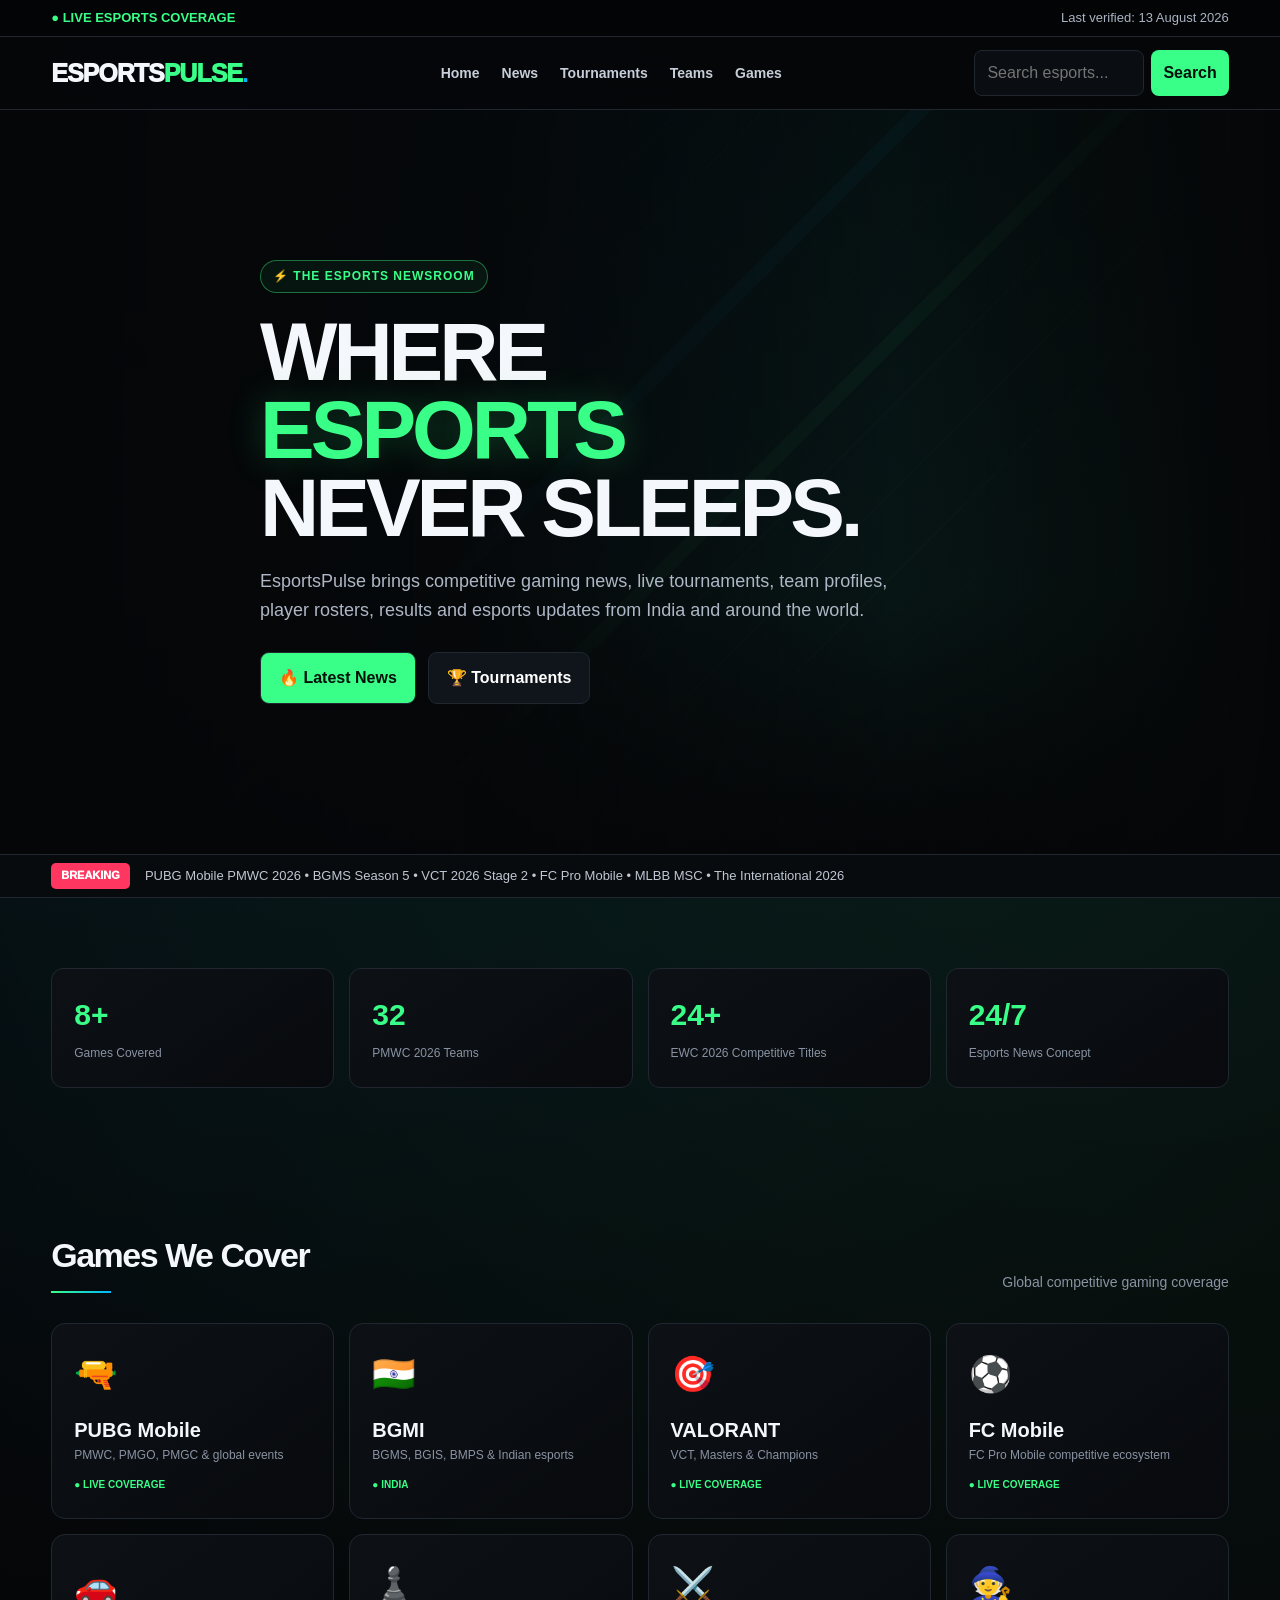
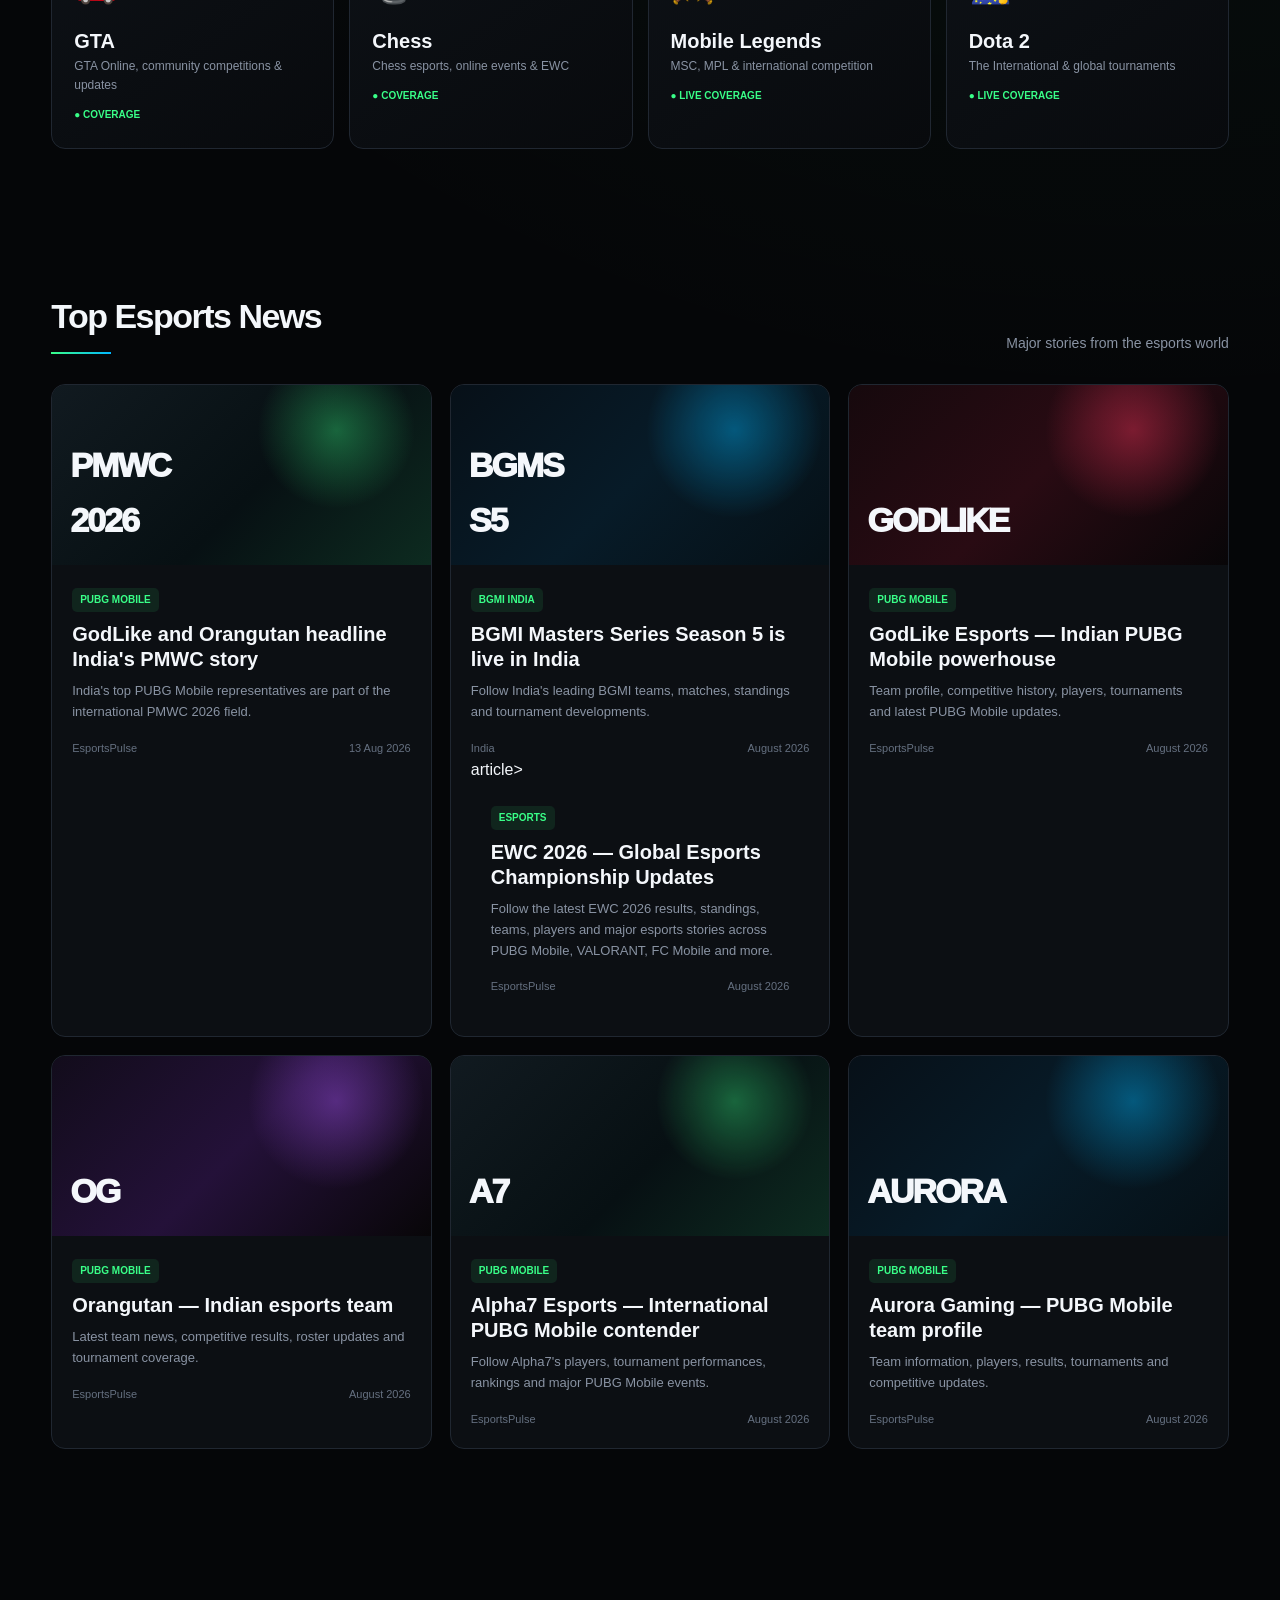
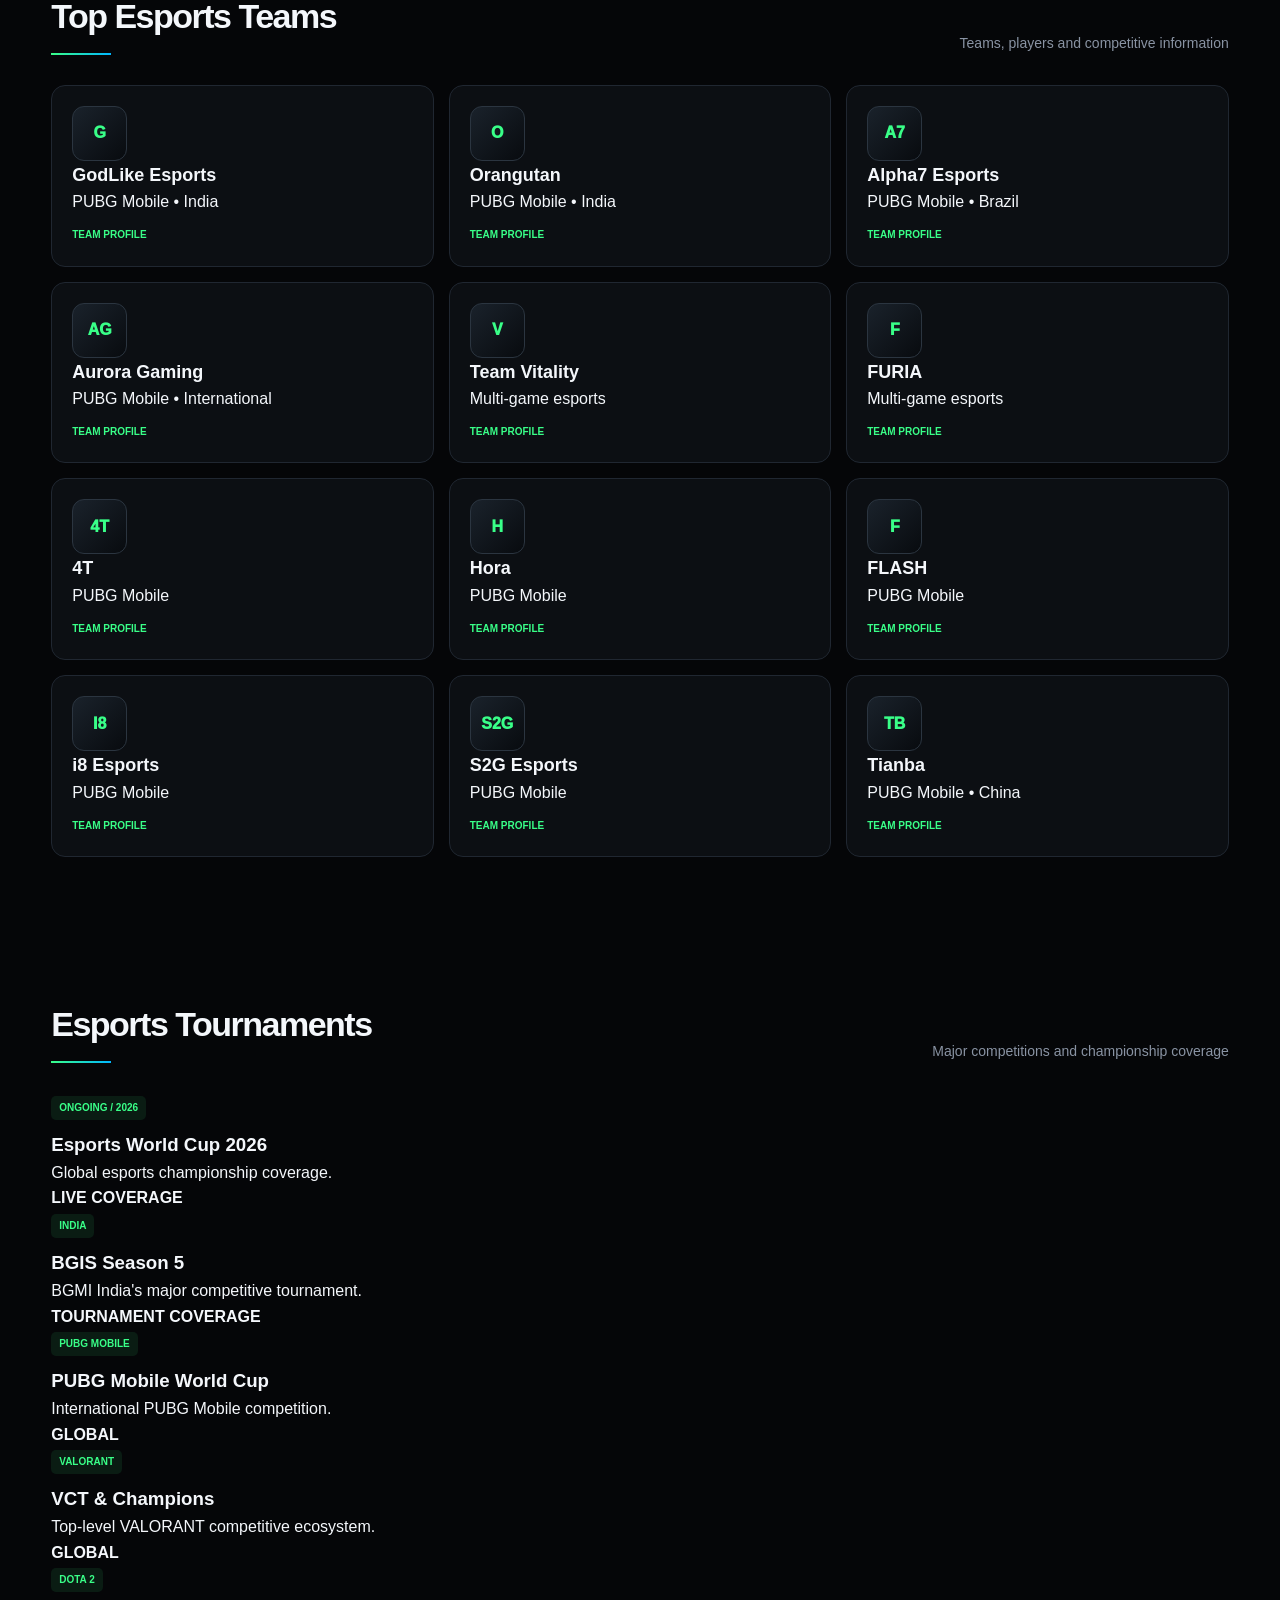
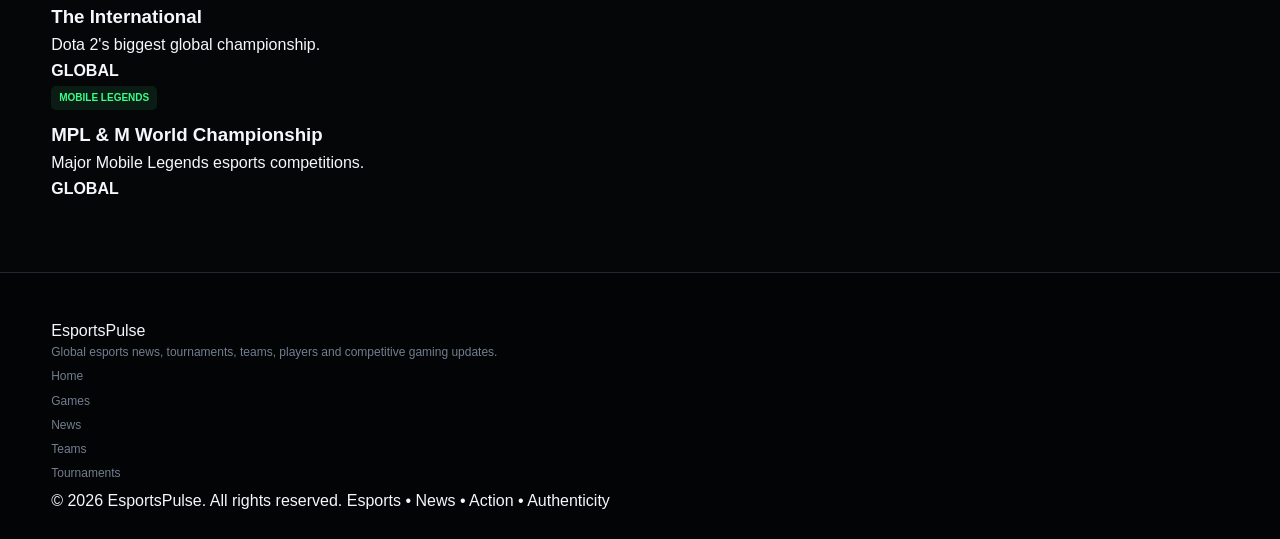
<file: Index.html>
<!DOCTYPE html>
<html lang="en">
<head>
<meta charset="UTF-8">
<meta name="viewport" content="width=device-width, initial-scale=1.0">

<title>EsportsPulse — Global Esports News</title>
<meta name="description" content="EsportsPulse — PUBG Mobile, BGMI, VALORANT, FC Mobile, GTA, Chess, Mobile Legends and Dota 2 esports news, teams and tournaments.">
<meta name="keywords" content="EsportsPulse, esports news, PUBG Mobile, BGMI, Valorant, FC Mobile, GTA, Chess, Mobile Legends, Dota 2, EWC 2026, BGMS Season 5">

<style>
:root{
  --bg:#050608;
  --panel:#0c0f13;
  --panel2:#11151b;
  --line:#202731;
  --text:#f4f7fb;
  --muted:#8993a3;
  --green:#39ff88;
  --blue:#00b7ff;
  --red:#ff365f;
  --yellow:#ffd43b;
  --purple:#a855f7;
  --orange:#ff8a00;
}

*{
  margin:0;
  padding:0;
  box-sizing:border-box;
}

html{
  scroll-behavior:smooth;
}

body{
  font-family:Arial,Helvetica,sans-serif;
  background:
    radial-gradient(circle at 20% 0%,rgba(0,183,255,.10),transparent 30%),
    radial-gradient(circle at 90% 10%,rgba(57,255,136,.08),transparent 30%),
    var(--bg);
  color:var(--text);
  line-height:1.6;
}

a{
  color:inherit;
  text-decoration:none;
}

button,
input,
select{
  font:inherit;
}

.container{
  width:min(1200px,92%);
  margin:auto;
}

/* TOP BAR */

.topbar{
  background:#030405;
  border-bottom:1px solid var(--line);
  color:#aab4c3;
  font-size:13px;
}

.topbar-inner{
  min-height:36px;
  display:flex;
  align-items:center;
  justify-content:space-between;
  gap:15px;
}

.live-dot{
  color:var(--green);
  font-weight:bold;
}

.header{
  position:sticky;
  top:0;
  z-index:1000;
  background:rgba(5,6,8,.94);
  backdrop-filter:blur(15px);
  border-bottom:1px solid var(--line);
}

.nav{
  min-height:72px;
  display:flex;
  align-items:center;
  justify-content:space-between;
  gap:20px;
}

.logo{
  font-size:25px;
  font-weight:1000;
  letter-spacing:-1px;
  white-space:nowrap;
}

.logo span{
  color:var(--green);
}

.logo b{
  color:var(--blue);
}

.navlinks{
  display:flex;
  align-items:center;
  gap:22px;
  list-style:none;
}

.navlinks a{
  color:#c7ced9;
  font-size:14px;
  font-weight:700;
  transition:.2s;
}

.navlinks a:hover{
  color:var(--green);
}

.menu-btn{
  display:none;
  background:none;
  border:0;
  color:white;
  font-size:28px;
  cursor:pointer;
}

.search-box{
  display:flex;
  gap:7px;
}

.search-box input{
  width:170px;
  padding:9px 12px;
  border:1px solid var(--line);
  border-radius:8px;
  background:#0a0d11;
  color:white;
  outline:none;
}

.search-box button{
  border:0;
  border-radius:8px;
  padding:0 12px;
  background:var(--green);
  color:#031009;
  font-weight:900;
}

/* HERO */

.hero{
  min-height:540px;
  display:flex;
  align-items:center;
  position:relative;
  overflow:hidden;
  border-bottom:1px solid var(--line);
}

.hero:before{
  content:"";
  position:absolute;
  inset:0;
  background:
    linear-gradient(90deg,#050608 0%,rgba(5,6,8,.92) 35%,rgba(5,6,8,.35) 70%,#050608 100%),
    linear-gradient(0deg,#050608 0%,transparent 35%,rgba(0,0,0,.3));
  z-index:1;
}

.hero-art{
  position:absolute;
  inset:0;
  background:
    linear-gradient(135deg,transparent 0 45%,rgba(0,183,255,.08) 45% 46%,transparent 46% 55%,rgba(57,255,136,.07) 55% 56%,transparent 56%),
    repeating-linear-gradient(135deg,rgba(255,255,255,.025) 0 1px,transparent 1px 60px);
}

.hero-content{
  position:relative;
  z-index:2;
  padding:80px 0;
  max-width:760px;
}

.kicker{
  display:inline-flex;
  align-items:center;
  gap:8px;
  padding:6px 12px;
  border:1px solid rgba(57,255,136,.4);
  background:rgba(57,255,136,.06);
  border-radius:999px;
  color:var(--green);
  font-size:12px;
  font-weight:900;
  text-transform:uppercase;
  letter-spacing:1px;
}

.hero h1{
  font-size:clamp(42px,7vw,82px);
  line-height:.95;
  margin:20px 0;
  letter-spacing:-4px;
}

.hero h1 span{
  color:var(--green);
  text-shadow:0 0 35px rgba(57,255,136,.25);
}

.hero p{
  color:#aeb7c5;
  font-size:18px;
  max-width:680px;
}

.hero-buttons{
  margin-top:28px;
  display:flex;
  flex-wrap:wrap;
  gap:12px;
}

.btn{
  display:inline-flex;
  justify-content:center;
  align-items:center;
  gap:8px;
  border-radius:9px;
  padding:12px 18px;
  font-weight:900;
  cursor:pointer;
  border:1px solid var(--line);
}

.btn-primary{
  background:var(--green);
  color:#021008;
}

.btn-secondary{
  background:#10151b;
  color:white;
}

.btn:hover{
  transform:translateY(-1px);
}

/* TICKER */

.ticker{
  background:#080b0e;
  border-bottom:1px solid var(--line);
  overflow:hidden;
}

.ticker-inner{
  display:flex;
  align-items:center;
  min-height:42px;
}

.ticker-label{
  background:var(--red);
  color:white;
  padding:4px 10px;
  border-radius:5px;
  font-size:11px;
  font-weight:1000;
  margin-right:15px;
}

.ticker-text{
  color:#bfc7d2;
  font-size:13px;
  white-space:nowrap;
  overflow:hidden;
}

/* SECTIONS */

section{
  padding:70px 0;
}

.section-head{
  display:flex;
  justify-content:space-between;
  align-items:end;
  gap:20px;
  margin-bottom:30px;
}

.section-head h2{
  font-size:34px;
  letter-spacing:-1.5px;
}

.section-head p{
  color:var(--muted);
  font-size:14px;
}

.line{
  height:2px;
  width:60px;
  margin-top:9px;
  background:linear-gradient(90deg,var(--green),var(--blue));
}

/* GAMES */

.game-grid{
  display:grid;
  grid-template-columns:repeat(4,1fr);
  gap:15px;
}

.game-card{
  position:relative;
  min-height:150px;
  border:1px solid var(--line);
  background:linear-gradient(145deg,#0d1116,#080a0d);
  border-radius:14px;
  padding:22px;
  overflow:hidden;
  transition:.25s;
}

.game-card:hover{
  transform:translateY(-5px);
  border-color:#35404e;
  box-shadow:0 15px 35px rgba(0,0,0,.3);
}

.game-icon{
  font-size:35px;
  margin-bottom:12px;
}

.game-card h3{
  font-size:20px;
}

.game-card p{
  color:var(--muted);
  font-size:12px;
}

.game-status{
  display:inline-block;
  margin-top:12px;
  font-size:10px;
  color:var(--green);
  font-weight:900;
}

/* NEWS */

.news-grid{
  display:grid;
  grid-template-columns:repeat(3,1fr);
  gap:18px;
}

.news-card{
  background:var(--panel);
  border:1px solid var(--line);
  border-radius:14px;
  overflow:hidden;
  transition:.2s;
}

.news-card:hover{
  transform:translateY(-4px);
  border-color:#394552;
}

.news-image{
  min-height:180px;
  display:flex;
  align-items:end;
  padding:18px;
  background:
    radial-gradient(circle at 75% 25%,rgba(57,255,136,.35),transparent 25%),
    linear-gradient(135deg,#111a20,#071013 55%,#0d2b20);
  position:relative;
}

.news-image.blue{
  background:
    radial-gradient(circle at 75% 25%,rgba(0,183,255,.4),transparent 28%),
    linear-gradient(135deg,#071018,#071b28,#061016);
}

.news-image.red{
  background:
    radial-gradient(circle at 75% 25%,rgba(255,54,95,.4),transparent 28%),
    linear-gradient(135deg,#16090d,#290b13,#080608);
}

.news-image.purple{
  background:
    radial-gradient(circle at 75% 25%,rgba(168,85,247,.4),transparent 28%),
    linear-gradient(135deg,#120c1b,#241139,#080608);
}

.news-image .big-word{
  font-size:34px;
  font-weight:1000;
  letter-spacing:-2px;
}

.news-body{
  padding:20px;
}

.tag{
  display:inline-block;
  padding:4px 8px;
  border-radius:5px;
  background:rgba(57,255,136,.09);
  color:var(--green);
  font-size:10px;
  font-weight:900;
  text-transform:uppercase;
  margin-bottom:10px;
}

.news-body h3{
  font-size:20px;
  line-height:1.25;
  margin-bottom:9px;
}

.news-body p{
  color:var(--muted);
  font-size:13px;
}

.news-meta{
  display:flex;
  justify-content:space-between;
  color:#657080;
  font-size:11px;
  margin-top:17px;
}

/* TOURNAMENTS */

.tournament-list{
  display:grid;
  gap:12px;
}

.tournament{
  display:grid;
  grid-template-columns:90px 1fr auto;
  align-items:center;
  gap:18px;
  background:var(--panel);
  border:1px solid var(--line);
  border-radius:12px;
  padding:16px;
}

.t-date{
  text-align:center;
  font-weight:1000;
}

.t-date strong{
  display:block;
  color:var(--green);
  font-size:20px;
}

.tournament h3{
  font-size:17px;
}

.tournament p{
  color:var(--muted);
  font-size:12px;
}

.status{
  padding:6px 10px;
  border-radius:6px;
  font-size:10px;
  font-weight:1000;
}

.live{
  color:#ff647f;
  background:rgba(255,54,95,.1);
}

.upcoming{
  color:var(--blue);
  background:rgba(0,183,255,.1);
}

.completed{
  color:#929aaa;
  background:#151920;
}

/* FILTER */

.filters{
  display:flex;
  flex-wrap:wrap;
  gap:9px;
  margin-bottom:25px;
}

.filter-btn{
  border:1px solid var(--line);
  background:#0c1015;
  color:#aab4c3;
  padding:8px 13px;
  border-radius:8px;
  cursor:pointer;
  font-size:12px;
  font-weight:800;
}

.filter-btn.active,
.filter-btn:hover{
  background:var(--green);
  color:#041009;
}

/* TEAMS */

.team-grid{
  display:grid;
  grid-template-columns:repeat(3,1fr);
  gap:15px;
}

.team-card{
  background:var(--panel);
  border:1px solid var(--line);
  border-radius:14px;
  padding:20px;
  transition:.2s;
}

.team-card:hover{
  border-color:#45515e;
  transform:translateY(-3px);
}

.team-top{
  display:flex;
  align-items:center;
  gap:14px;
}

.team-logo{
  width:55px;
  height:55px;
  display:grid;
  place-items:center;
  border-radius:12px;
  background:linear-gradient(135deg,#1a222b,#080b0f);
  border:1px solid #2b3540;
  font-weight:1000;
  color:var(--green);
}

.team-card h3{
  font-size:18px;
}

.region{
  color:var(--muted);
  font-size:11px;
}

.team-info{
  margin-top:17px;
  padding-top:14px;
  border-top:1px solid var(--line);
}

.team-info p{
  color:#aeb7c5;
  font-size:12px;
  margin:5px 0;
}

.team-info strong{
  color:#fff;
}

.roster{
  display:flex;
  flex-wrap:wrap;
  gap:5px;
  margin-top:10px;
}

.player{
  font-size:10px;
  background:#151a21;
  border:1px solid #242c36;
  color:#b9c2cf;
  padding:4px 7px;
  border-radius:5px;
}

/* STATS */

.stat-grid{
  display:grid;
  grid-template-columns:repeat(4,1fr);
  gap:15px;
}

.stat{
  background:linear-gradient(145deg,#0d1116,#080a0d);
  border:1px solid var(--line);
  border-radius:12px;
  padding:22px;
}

.stat strong{
  font-size:30px;
  color:var(--green);
  display:block;
}

.stat span{
  color:var(--muted);
  font-size:12px;
}

/* OTHER GAMES */

.game-section{
  margin-bottom:25px;
  background:var(--panel);
  border:1px solid var(--line);
  border-radius:14px;
  padding:22px;
}

.game-section-head{
  display:flex;
  justify-content:space-between;
  gap:10px;
  align-items:center;
  margin-bottom:15px;
}

.game-section-head h3{
  font-size:21px;
}

.game-section-head span{
  color:var(--muted);
  font-size:11px;
}

.top-team-row{
  display:flex;
  flex-wrap:wrap;
  gap:9px;
}

.top-team{
  background:#11161c;
  border:1px solid #252e38;
  border-radius:8px;
  padding:9px 12px;
  font-size:12px;
  font-weight:800;
}

/* SOURCES */

.source-box{
  background:#090c10;
  border:1px solid var(--line);
  border-radius:12px;
  padding:20px;
}

.source-box p{
  color:var(--muted);
  font-size:12px;
  margin-bottom:10px;
}

.source-links{
  display:flex;
  flex-wrap:wrap;
  gap:8px;
}

.source-links a{
  padding:7px 10px;
  background:#12171d;
  border:1px solid #252d37;
  border-radius:7px;
  color:#c6ced9;
  font-size:11px;
}

.source-links a:hover{
  color:var(--green);
}

/* FOOTER */

footer{
  background:#030405;
  border-top:1px solid var(--line);
  padding:45px 0 25px;
}

.footer-grid{
  display:grid;
  grid-template-columns:2fr 1fr 1fr 1fr;
  gap:35px;
}

footer h3{
  margin-bottom:12px;
}

footer p,
footer a{
  color:#737e8e;
  font-size:12px;
}

footer a{
  display:block;
  margin:5px 0;
}

footer a:hover{
  color:var(--green);
}

.copyright{
  border-top:1px solid var(--line);
  margin-top:30px;
  padding-top:20px;
  color:#596473;
  font-size:11px;
}

/* MODAL */

.modal{
  position:fixed;
  inset:0;
  z-index:2000;
  background:rgba(0,0,0,.75);
  backdrop-filter:blur(8px);
  display:none;
  align-items:center;
  justify-content:center;
  padding:20px;
}

.modal.show{
  display:flex;
}

.modal-box{
  width:min(650px,100%);
  max-height:90vh;
  overflow:auto;
  background:#0c1015;
  border:1px solid #2a3541;
  border-radius:16px;
  padding:25px;
  position:relative;
}

.modal-close{
  position:absolute;
  right:15px;
  top:12px;
  border:0;
  background:none;
  color:white;
  font-size:25px;
  cursor:pointer;
}

.modal-box h2{
  font-size:28px;
  margin-bottom:5px;
}

.modal-box .modal-region{
  color:var(--green);
  font-size:12px;
}

.modal-details{
  margin-top:20px;
}

.modal-details p{
  color:#aab4c3;
  font-size:13px;
  padding:9px 0;
  border-bottom:1px solid var(--line);
}

/* RESPONSIVE */

@media(max-width:950px){
  .navlinks{
    display:none;
    position:absolute;
    top:72px;
    left:0;
    right:0;
    background:#07090c;
    border-bottom:1px solid var(--line);
    padding:20px;
    flex-direction:column;
    align-items:flex-start;
  }

  .navlinks.open{
    display:flex;
  }

  .menu-btn{
    display:block;
  }

  .search-box{
    display:none;
  }

  .game-grid{
    grid-template-columns:repeat(2,1fr);
  }

  .news-grid{
    grid-template-columns:1fr 1fr;
  }

  .team-grid{
    grid-template-columns:1fr 1fr;
  }

  .stat-grid{
    grid-template-columns:repeat(2,1fr);
  }

  .footer-grid{
    grid-template-columns:1fr 1fr;
  }
}

@media(max-width:600px){
  section{
    padding:50px 0;
  }

  .hero{
    min-height:560px;
  }

  .hero h1{
    font-size:49px;
    letter-spacing:-2.5px;
  }

  .hero p{
    font-size:15px;
  }

  .game-grid,
  .news-grid,
  .team-grid,
  .stat-grid{
    grid-template-columns:1fr;
  }

  .tournament{
    grid-template-columns:60px 1fr;
  }

  .tournament .status{
    grid-column:2;
    justify-self:start;
  }

  .footer-grid{
    grid-template-columns:1fr;
  }

  .section-head{
    align-items:flex-start;
    flex-direction:column;
  }

  .topbar-inner{
    justify-content:center;
  }

  .topbar-inner span:last-child{
    display:none;
  }
}
</style>
</head>

<body>

<!-- TOP BAR -->
<div class="topbar">
  <div class="container topbar-inner">
    <span class="live-dot">● LIVE ESPORTS COVERAGE</span>
    <span>Last verified: 13 August 2026</span>
  </div>
</div>

<!-- NAVIGATION -->
<header class="header">
  <div class="container nav">

    <a href="#" class="logo">
      ESPORTS<span>PULSE</span><b>.</b>
    </a>

    <button class="menu-btn" onclick="toggleMenu()">☰</button>

    <ul class="navlinks" id="navlinks">
      <li><a href="#home">Home</a></li>
      <li><a href="#news">News</a></li>
      <li><a href="#tournaments">Tournaments</a></li>
      <li><a href="#teams">Teams</a></li>
      <li><a href="#games">Games</a></li>
    </ul>

    <div class="search-box">
      <input id="searchInput" type="search" placeholder="Search esports...">
      <button onclick="searchSite()">Search</button>
    </div>

  </div>
</header>

<!-- HERO -->
<section class="hero" id="home">
  <div class="hero-art"></div>

  <div class="container hero-content">

    <span class="kicker">⚡ THE ESPORTS NEWSROOM</span>

    <h1>
      WHERE<br>
      <span>ESPORTS</span><br>
      NEVER SLEEPS.
    </h1>

    <p>
      EsportsPulse brings competitive gaming news, live tournaments,
      team profiles, player rosters, results and esports updates
      from India and around the world.
    </p>

    <div class="hero-buttons">
      <a class="btn btn-primary" href="#news">🔥 Latest News</a>
      <a class="btn btn-secondary" href="#tournaments">🏆 Tournaments</a>
    </div>

  </div>
</section>

<!-- LIVE TICKER -->
<div class="ticker">
  <div class="container ticker-inner">
    <span class="ticker-label">BREAKING</span>
    <div class="ticker-text">
      PUBG Mobile PMWC 2026 • BGMS Season 5 • VCT 2026 Stage 2 • FC Pro Mobile • MLBB MSC • The International 2026
    </div>
  </div>
</div>

<!-- STATS -->
<section>
  <div class="container">

    <div class="stat-grid">

      <div class="stat">
        <strong>8+</strong>
        <span>Games Covered</span>
      </div>

      <div class="stat">
        <strong>32</strong>
        <span>PMWC 2026 Teams</span>
      </div>

      <div class="stat">
        <strong>24+</strong>
        <span>EWC 2026 Competitive Titles</span>
      </div>

      <div class="stat">
        <strong>24/7</strong>
        <span>Esports News Concept</span>
      </div>

    </div>

  </div>
</section>

<!-- GAMES -->
<section id="games">
  <div class="container">

    <div class="section-head">
      <div>
        <h2>Games We Cover</h2>
        <div class="line"></div>
      </div>
      <p>Global competitive gaming coverage</p>
    </div>

    <div class="game-grid">

      <a href="#pubg" class="game-card">
        <div class="game-icon">🔫</div>
        <h3>PUBG Mobile</h3>
        <p>PMWC, PMGO, PMGC & global events</p>
        <span class="game-status">● LIVE COVERAGE</span>
      </a>

      <a href="#bgmi" class="game-card">
        <div class="game-icon">🇮🇳</div>
        <h3>BGMI</h3>
        <p>BGMS, BGIS, BMPS & Indian esports</p>
        <span class="game-status">● INDIA</span>
      </a>

      <a href="#valorant" class="game-card">
        <div class="game-icon">🎯</div>
        <h3>VALORANT</h3>
        <p>VCT, Masters & Champions</p>
        <span class="game-status">● LIVE COVERAGE</span>
      </a>

      <a href="#fcmobile" class="game-card">
        <div class="game-icon">⚽</div>
        <h3>FC Mobile</h3>
        <p>FC Pro Mobile competitive ecosystem</p>
        <span class="game-status">● LIVE COVERAGE</span>
      </a>

      <a href="#gta" class="game-card">
        <div class="game-icon">🚗</div>
        <h3>GTA</h3>
        <p>GTA Online, community competitions & updates</p>
        <span class="game-status">● COVERAGE</span>
      </a>

      <a href="#chess" class="game-card">
        <div class="game-icon">♟️</div>
        <h3>Chess</h3>
        <p>Chess esports, online events & EWC</p>
        <span class="game-status">● COVERAGE</span>
      </a>

      <a href="#mlbb" class="game-card">
        <div class="game-icon">⚔️</div>
        <h3>Mobile Legends</h3>
        <p>MSC, MPL & international competition</p>
        <span class="game-status">● LIVE COVERAGE</span>
      </a>

      <a href="#dota2" class="game-card">
        <div class="game-icon">🧙</div>
        <h3>Dota 2</h3>
        <p>The International & global tournaments</p>
        <span class="game-status">● LIVE COVERAGE</span>
      </a>

    </div>
  </div>
</section>

<!-- FEATURED NEWS -->
<section id="news">
  <div class="container">

    <div class="section-head">
      <div>
        <h2>Top Esports News</h2>
        <div class="line"></div>
      </div>
      <p>Major stories from the esports world</p>
    </div>

    <div class="news-grid" id="newsGrid">

      <article class="news-card searchable" data-search="pubg mobile pmwc godlike orangutan india">
        <div class="news-image">
          <div class="big-word">PMWC<br>2026</div>
        </div>
        <div class="news-body">
          <span class="tag">PUBG MOBILE</span>
          <h3>GodLike and Orangutan headline India's PMWC story</h3>
          <p>
            India's top PUBG Mobile representatives are part of the
            international PMWC 2026 field.
          </p>
          <div class="news-meta">
            <span>EsportsPulse</span>
            <span>13 Aug 2026</span>
          </div>
        </div>
      </article>

      <article class="news-card searchable" data-search="bgms season 5 india bgmi masters series">
        <div class="news-image blue">
          <div class="big-word">BGMS<br>S5</div>
        </div>
        <div class="news-body">
          <span class="tag">BGMI INDIA</span>
          <h3>BGMI Masters Series Season 5 is live in India</h3>
          <p>
            Follow India's leading BGMI teams, matches, standings and
            tournament developments.
          </p>
          <div class="news-meta">
            <span>India</span>
            <span>August 2026</span>
          </div>
        article>

        <div class="news-body">
          <span class="tag">ESPORTS</span>
          <h3>EWC 2026 — Global Esports Championship Updates</h3>
          <p>
            Follow the latest EWC 2026 results, standings, teams, players and
            major esports stories across PUBG Mobile, VALORANT, FC Mobile and more.
          </p>
          <div class="news-meta">
            <span>EsportsPulse</span>
            <span>August 2026</span>
          </div>
        </div>
      </article>

      <article class="news-card searchable" data-search="godlike esports india pubg mobile">
        <div class="news-image red">
          <div class="big-word">GODLIKE</div>
        </div>
        <div class="news-body">
          <span class="tag">PUBG MOBILE</span>
          <h3>GodLike Esports — Indian PUBG Mobile powerhouse</h3>
          <p>
            Team profile, competitive history, players, tournaments and latest
            PUBG Mobile updates.
          </p>
          <div class="news-meta">
            <span>EsportsPulse</span>
            <span>August 2026</span>
          </div>
        </div>
      </article>

      <article class="news-card searchable" data-search="orangutan pubg mobile india">
        <div class="news-image purple">
          <div class="big-word">OG</div>
        </div>
        <div class="news-body">
          <span class="tag">PUBG MOBILE</span>
          <h3>Orangutan — Indian esports team</h3>
          <p>
            Latest team news, competitive results, roster updates and tournament
            coverage.
          </p>
          <div class="news-meta">
            <span>EsportsPulse</span>
            <span>August 2026</span>
          </div>
        </div>
      </article>

      <article class="news-card searchable" data-search="alpha7 a7 pubg mobile brazil">
        <div class="news-image orange">
          <div class="big-word">A7</div>
        </div>
        <div class="news-body">
          <span class="tag">PUBG MOBILE</span>
          <h3>Alpha7 Esports — International PUBG Mobile contender</h3>
          <p>
            Follow Alpha7's players, tournament performances, rankings and major
            PUBG Mobile events.
          </p>
          <div class="news-meta">
            <span>EsportsPulse</span>
            <span>August 2026</span>
          </div>
        </div>
      </article>

      <article class="news-card searchable" data-search="aurora gaming pubg mobile">
        <div class="news-image blue">
          <div class="big-word">AURORA</div>
        </div>
        <div class="news-body">
          <span class="tag">PUBG MOBILE</span>
          <h3>Aurora Gaming — PUBG Mobile team profile</h3>
          <p>
            Team information, players, results, tournaments and competitive
            updates.
          </p>
          <div class="news-meta">
            <span>EsportsPulse</span>
            <span>August 2026</span>
          </div>
        </div>
      </article>

    </div>
  </div>
</section>


<!-- ================= TEAMS ================= -->

<section id="teams">
  <div class="container">

    <div class="section-head">
      <div>
        <h2>Top Esports Teams</h2>
        <div class="line"></div>
      </div>
      <p>Teams, players and competitive information</p>
    </div>

    <div class="team-grid">

      <div class="team-card searchable" data-search="godlike pubg mobile india">
        <div class="team-logo">G</div>
        <h3>GodLike Esports</h3>
        <p>PUBG Mobile • India</p>
        <span class="game-status">TEAM PROFILE</span>
      </div>

      <div class="team-card searchable" data-search="orangutan pubg mobile india">
        <div class="team-logo">O</div>
        <h3>Orangutan</h3>
        <p>PUBG Mobile • India</p>
        <span class="game-status">TEAM PROFILE</span>
      </div>

      <div class="team-card searchable" data-search="alpha7 pubg mobile">
        <div class="team-logo">A7</div>
        <h3>Alpha7 Esports</h3>
        <p>PUBG Mobile • Brazil</p>
        <span class="game-status">TEAM PROFILE</span>
      </div>

      <div class="team-card searchable" data-search="aurora gaming pubg">
        <div class="team-logo">AG</div>
        <h3>Aurora Gaming</h3>
        <p>PUBG Mobile • International</p>
        <span class="game-status">TEAM PROFILE</span>
      </div>

      <div class="team-card searchable" data-search="team vitality esports">
        <div class="team-logo">V</div>
        <h3>Team Vitality</h3>
        <p>Multi-game esports</p>
        <span class="game-status">TEAM PROFILE</span>
      </div>

      <div class="team-card searchable" data-search="furia esports">
        <div class="team-logo">F</div>
        <h3>FURIA</h3>
        <p>Multi-game esports</p>
        <span class="game-status">TEAM PROFILE</span>
      </div>

      <div class="team-card searchable" data-search="4t esports pubg">
        <div class="team-logo">4T</div>
        <h3>4T</h3>
        <p>PUBG Mobile</p>
        <span class="game-status">TEAM PROFILE</span>
      </div>

      <div class="team-card searchable" data-search="hora esports pubg">
        <div class="team-logo">H</div>
        <h3>Hora</h3>
        <p>PUBG Mobile</p>
        <span class="game-status">TEAM PROFILE</span>
      </div>

      <div class="team-card searchable" data-search="flash esports pubg">
        <div class="team-logo">F</div>
        <h3>FLASH</h3>
        <p>PUBG Mobile</p>
        <span class="game-status">TEAM PROFILE</span>
      </div>

      <div class="team-card searchable" data-search="i8 esports pubg">
        <div class="team-logo">I8</div>
        <h3>i8 Esports</h3>
        <p>PUBG Mobile</p>
        <span class="game-status">TEAM PROFILE</span>
      </div>

      <div class="team-card searchable" data-search="s2g esports pubg">
        <div class="team-logo">S2G</div>
        <h3>S2G Esports</h3>
        <p>PUBG Mobile</p>
        <span class="game-status">TEAM PROFILE</span>
      </div>

      <div class="team-card searchable" data-search="tianba pubg mobile">
        <div class="team-logo">TB</div>
        <h3>Tianba</h3>
        <p>PUBG Mobile • China</p>
        <span class="game-status">TEAM PROFILE</span>
      </div>

    </div>
  </div>
</section>


<!-- ================= TOURNAMENTS ================= -->

<section id="tournaments">
  <div class="container">

    <div class="section-head">
      <div>
        <h2>Esports Tournaments</h2>
        <div class="line"></div>
      </div>
      <p>Major competitions and championship coverage</p>
    </div>

    <div class="tournament-grid">

      <div class="tournament-card searchable"
           data-search="EWC 2026 esports world cup paris PUBG Mobile">
        <span class="tag">ONGOING / 2026</span>
        <h3>Esports World Cup 2026</h3>
        <p>Global esports championship coverage.</p>
        <strong>LIVE COVERAGE</strong>
      </div>

      <div class="tournament-card searchable"
           data-search="BGIS Season 5 BGMI India">
        <span class="tag">INDIA</span>
        <h3>BGIS Season 5</h3>
        <p>BGMI India's major competitive tournament.</p>
        <strong>TOURNAMENT COVERAGE</strong>
      </div>

      <div class="tournament-card searchable"
           data-search="PUBG Mobile World Cup PMWC">
        <span class="tag">PUBG MOBILE</span>
        <h3>PUBG Mobile World Cup</h3>
        <p>International PUBG Mobile competition.</p>
        <strong>GLOBAL</strong>
      </div>

      <div class="tournament-card searchable"
           data-search="Valorant Champions VCT">
        <span class="tag">VALORANT</span>
        <h3>VCT & Champions</h3>
        <p>Top-level VALORANT competitive ecosystem.</p>
        <strong>GLOBAL</strong>
      </div>

      <div class="tournament-card searchable"
           data-search="Dota 2 The International">
        <span class="tag">DOTA 2</span>
        <h3>The International</h3>
        <p>Dota 2's biggest global championship.</p>
        <strong>GLOBAL</strong>
      </div>

      <div class="tournament-card searchable"
           data-search="Mobile Legends MPL M World Championship">
        <span class="tag">MOBILE LEGENDS</span>
        <h3>MPL & M World Championship</h3>
        <p>Major Mobile Legends esports competitions.</p>
        <strong>GLOBAL</strong>
      </div>

    </div>
  </div>
</section>


<!-- ================= FOOTER ================= -->

<footer>
  <div class="container">

    <div class="footer-main">
      <div>
        <div class="footer-logo">Esports<span>Pulse</span></div>
        <p>
          Global esports news, tournaments, teams, players and competitive
          gaming updates.
        </p>
      </div>

      <div class="footer-links">
        <a href="#home">Home</a>
        <a href="#games">Games</a>
        <a href="#news">News</a>
        <a href="#teams">Teams</a>
        <a href="#tournaments">Tournaments</a>
      </div>
    </div>

    <div class="footer-bottom">
      <span>© 2026 EsportsPulse. All rights reserved.</span>
      <span>Esports • News • Action • Authenticity</span>
    </div>

  </div>
</footer>


<!-- ================= SEARCH SCRIPT ================= -->

<script>
  const searchInput = document.getElementById("searchInput");
  const searchableItems = document.querySelectorAll(".searchable");

  if (searchInput) {
    searchInput.addEventListener("input", function () {

      const query = this.value.toLowerCase().trim();

      searchableItems.forEach(function (item) {

        const text = (
          item.innerText + " " +
          (item.getAttribute("data-search") || "")
        ).toLowerCase();

        if (query === "" || text.includes(query)) {
          item.style.display = "";
        } else {
          item.style.display = "none";
        }

      });

    });
  }


  // Smooth scrolling
  document.querySelectorAll('a[href^="#"]').forEach(function (link) {

    link.addEventListener("click", function (event) {

      const target = document.querySelector(this.getAttribute("href"));

      if (target) {
        event.preventDefault();

        target.scrollIntoView({
          behavior: "smooth",
          block: "start"
        });
      }

    });

  });


  // Current year
  document.querySelectorAll(".current-year").forEach(function (element) {
    element.textContent = new Date().getFullYear();
  });
</script>

</body>
</html>
</file>
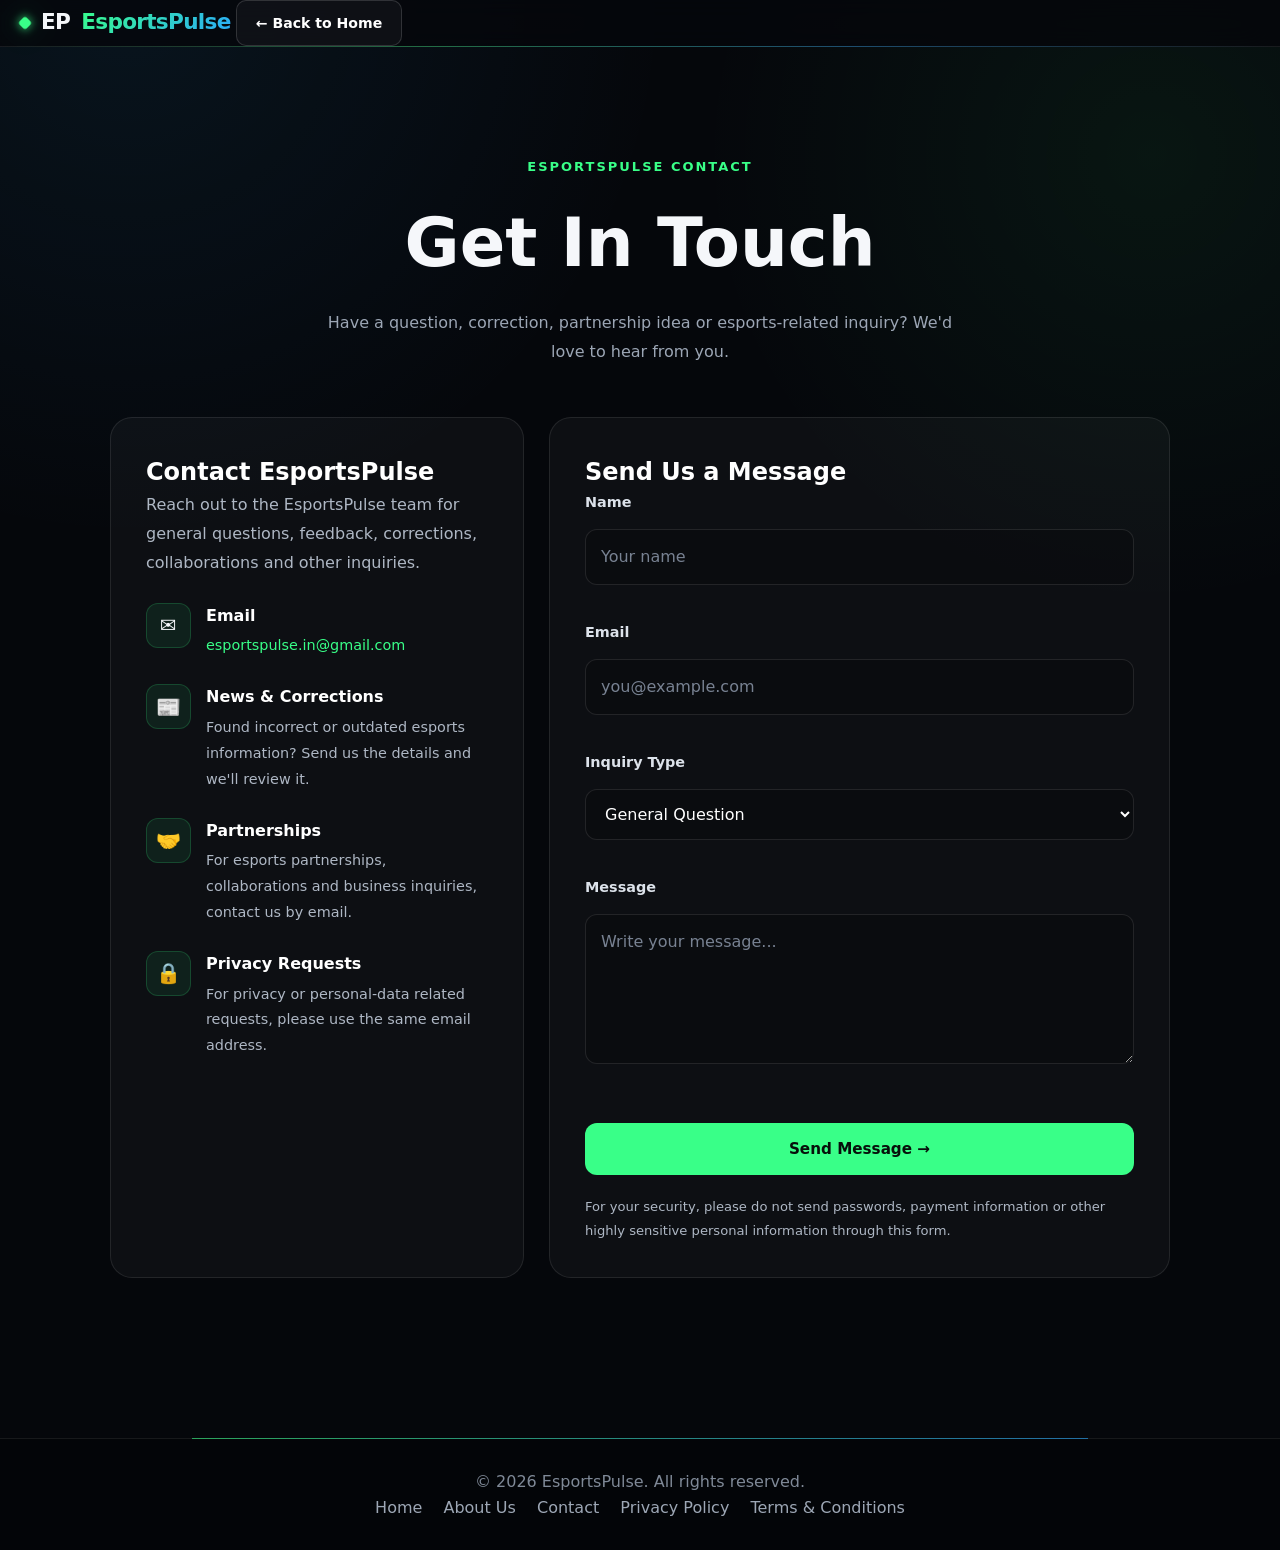
<file: contact.html>
<!DOCTYPE html>
<html lang="en">
<head>
    <meta charset="UTF-8">
    <meta name="viewport" content="width=device-width, initial-scale=1.0">

    <title>Contact Us | EsportsPulse</title>

    <meta
        name="description"
        content="Contact EsportsPulse for esports news corrections, partnerships, feedback and general inquiries."
    >

    <link rel="stylesheet" href="css/style.css">

    <!-- Cloudflare Turnstile -->
    <script
        src="https://challenges.cloudflare.com/turnstile/v0/api.js"
        async
        defer>
    </script>

    <style>
        .contact-page {
            max-width: 1100px;
            margin: 0 auto;
            padding: 110px 20px 80px;
        }

        .contact-header {
            text-align: center;
            margin-bottom: 50px;
        }

        .contact-header .eyebrow {
            color: #39ff88;
            font-size: 13px;
            font-weight: 800;
            letter-spacing: 2px;
        }

        .contact-header h1 {
            margin: 12px 0;
            font-size: clamp(2.3rem, 6vw, 4.2rem);
        }

        .contact-header p {
            max-width: 650px;
            margin: auto;
            color: #9ca6b5;
            line-height: 1.8;
        }

        .contact-grid {
            display: grid;
            grid-template-columns: 0.8fr 1.2fr;
            gap: 25px;
        }

        .contact-card {
            background: rgba(255,255,255,0.035);
            border: 1px solid rgba(255,255,255,0.09);
            border-radius: 22px;
            padding: 35px;
        }

        .contact-card h2 {
            margin-top: 0;
            color: #fff;
        }

        .contact-card p {
            color: #aeb7c4;
            line-height: 1.8;
        }

        .contact-item {
            display: flex;
            gap: 15px;
            align-items: flex-start;
            margin-top: 25px;
        }

        .contact-icon {
            width: 45px;
            height: 45px;
            display: grid;
            place-items: center;
            border-radius: 12px;
            background: rgba(57,255,136,0.08);
            border: 1px solid rgba(57,255,136,0.18);
            font-size: 20px;
            flex-shrink: 0;
        }

        .contact-item h3 {
            margin: 0 0 5px;
            color: #fff;
            font-size: 1rem;
        }

        .contact-item p {
            margin: 0;
            font-size: 0.9rem;
        }

        .contact-item a {
            color: #39ff88;
            text-decoration: none;
        }

        .contact-item a:hover {
            text-decoration: underline;
        }

        .contact-form {
            display: grid;
            gap: 18px;
        }

        .form-group {
            display: grid;
            gap: 8px;
        }

        .form-group label {
            color: #dce2ea;
            font-size: 0.9rem;
            font-weight: 600;
        }

        .form-group input,
        .form-group textarea,
        .form-group select {
            width: 100%;
            box-sizing: border-box;
            padding: 14px 15px;
            border-radius: 12px;
            border: 1px solid rgba(255,255,255,0.1);
            background: rgba(0,0,0,0.2);
            color: #fff;
            outline: none;
            font: inherit;
        }

        .form-group input:focus,
        .form-group textarea:focus,
        .form-group select:focus {
            border-color: #39ff88;
        }

        .form-group textarea {
            min-height: 150px;
            resize: vertical;
        }

        .turnstile-box {
            margin-top: 5px;
            overflow: hidden;
        }

        .contact-form button {
            border: 0;
            border-radius: 12px;
            padding: 14px 20px;
            background: #39ff88;
            color: #07100b;
            font-weight: 800;
            cursor: pointer;
            font-size: 0.95rem;
            transition: 0.2s ease;
        }

        .contact-form button:hover {
            transform: translateY(-1px);
        }

        .contact-form button:disabled {
            opacity: 0.6;
            cursor: not-allowed;
            transform: none;
        }

        .form-status {
            display: none;
            padding: 13px 15px;
            border-radius: 10px;
            line-height: 1.5;
            font-size: 0.9rem;
        }

        .form-status.success {
            display: block;
            background: rgba(57,255,136,0.08);
            border: 1px solid rgba(57,255,136,0.2);
            color: #39ff88;
        }

        .form-status.error {
            display: block;
            background: rgba(255,70,70,0.08);
            border: 1px solid rgba(255,70,70,0.2);
            color: #ff8b8b;
        }

        .contact-note {
            margin-top: 20px;
            color: #7f8997;
            font-size: 0.82rem;
            line-height: 1.6;
        }

        .legal-footer {
            text-align: center;
            padding: 30px 20px;
            color: #7f8997;
        }

        .legal-footer a {
            color: #9da7b5;
            margin: 0 8px;
            text-decoration: none;
        }

        .legal-footer a:hover {
            color: #39ff88;
        }

        @media (max-width: 800px) {
            .contact-grid {
                grid-template-columns: 1fr;
            }

            .contact-card {
                padding: 25px;
            }
        }
    </style>
</head>

<body>

    <!-- HEADER -->

    <header class="site-header">
        <div class="container">

            <a href="index.html" class="logo">
                EP <span>EsportsPulse</span>
            </a>

            <a href="index.html" class="btn btn-secondary">
                ← Back to Home
            </a>

        </div>
    </header>


    <!-- CONTACT PAGE -->

    <main class="contact-page">

        <div class="contact-header">

            <div class="eyebrow">
                ESPORTSPULSE CONTACT
            </div>

            <h1>Get In Touch</h1>

            <p>
                Have a question, correction, partnership idea or
                esports-related inquiry? We'd love to hear from you.
            </p>

        </div>


        <div class="contact-grid">

            <!-- CONTACT INFORMATION -->

            <section class="contact-card">

                <h2>Contact EsportsPulse</h2>

                <p>
                    Reach out to the EsportsPulse team for general
                    questions, feedback, corrections, collaborations
                    and other inquiries.
                </p>


                <div class="contact-item">

                    <div class="contact-icon">✉️</div>

                    <div>
                        <h3>Email</h3>

                        <p>
                            <a href="mailto:esportspulse.in@gmail.com">
                                esportspulse.in@gmail.com
                            </a>
                        </p>
                    </div>

                </div>


                <div class="contact-item">

                    <div class="contact-icon">📰</div>

                    <div>
                        <h3>News & Corrections</h3>

                        <p>
                            Found incorrect or outdated esports
                            information? Send us the details and
                            we'll review it.
                        </p>
                    </div>

                </div>


                <div class="contact-item">

                    <div class="contact-icon">🤝</div>

                    <div>
                        <h3>Partnerships</h3>

                        <p>
                            For esports partnerships, collaborations
                            and business inquiries, contact us by email.
                        </p>
                    </div>

                </div>


                <div class="contact-item">

                    <div class="contact-icon">🔒</div>

                    <div>
                        <h3>Privacy Requests</h3>

                        <p>
                            For privacy or personal-data related
                            requests, please use the same email address.
                        </p>
                    </div>

                </div>

            </section>


            <!-- CONTACT FORM -->

            <section class="contact-card">

                <h2>Send Us a Message</h2>

                <form id="contact-form" class="contact-form">

                    <div class="form-group">

                        <label for="name">Name</label>

                        <input
                            type="text"
                            id="name"
                            name="name"
                            placeholder="Your name"
                            autocomplete="name"
                            maxlength="100"
                            required
                        >

                    </div>


                    <div class="form-group">

                        <label for="email">Email</label>

                        <input
                            type="email"
                            id="email"
                            name="email"
                            placeholder="you@example.com"
                            autocomplete="email"
                            maxlength="254"
                            required
                        >

                    </div>


                    <div class="form-group">

                        <label for="topic">Inquiry Type</label>

                        <select id="topic" name="topic">

                            <option value="General Question">
                                General Question
                            </option>

                            <option value="News Correction">
                                News Correction
                            </option>

                            <option value="Partnership">
                                Partnership
                            </option>

                            <option value="Business Inquiry">
                                Business Inquiry
                            </option>

                            <option value="Privacy Request">
                                Privacy Request
                            </option>

                            <option value="Other">
                                Other
                            </option>

                        </select>

                    </div>


                    <div class="form-group">

                        <label for="message">Message</label>

                        <textarea
                            id="message"
                            name="message"
                            placeholder="Write your message..."
                            maxlength="5000"
                            required
                        ></textarea>

                    </div>


                    <!-- CLOUDFLARE TURNSTILE -->

                    <div class="turnstile-box">

                        <div
                            class="cf-turnstile"
                            data-sitekey="0x4AAAAAAEPtrLICnkBgd0Xy">
                        </div>

                    </div>


                    <div
                        id="form-status"
                        class="form-status"
                        role="alert">
                    </div>


                    <button
                        type="submit"
                        id="submit-button">
                        Send Message →
                    </button>

                </form>


                <p class="contact-note">
                    For your security, please do not send passwords,
                    payment information or other highly sensitive
                    personal information through this form.
                </p>

            </section>

        </div>

    </main>


    <!-- FOOTER -->

    <footer class="legal-footer">

        <p>
            © 2026 EsportsPulse. All rights reserved.
        </p>

        <div>
            <a href="index.html">Home</a>
            <a href="about.html">About Us</a>
            <a href="contact.html">Contact</a>
            <a href="privacy.html">Privacy Policy</a>
            <a href="terms.html">Terms & Conditions</a>
        </div>

    </footer>


    <!-- CONTACT FORM JAVASCRIPT -->

    <script>
        const form = document.getElementById("contact-form");
        const statusBox = document.getElementById("form-status");
        const submitButton = document.getElementById("submit-button");

        form.addEventListener("submit", async function (event) {

            event.preventDefault();

            statusBox.className = "form-status";
            statusBox.textContent = "";

            submitButton.disabled = true;
            submitButton.textContent = "Sending...";

            try {

                const formData = new FormData(form);

                const turnstileToken =
                    formData.get("cf-turnstile-response");

                if (!turnstileToken) {

                    throw new Error(
                        "Please complete the security verification."
                    );

                }

                const response = await fetch("/api/contact", {

                    method: "POST",

                    headers: {
                        "Content-Type": "application/json"
                    },

                    body: JSON.stringify({

                        name: formData.get("name"),

                        email: formData.get("email"),

                        topic: formData.get("topic"),

                        message: formData.get("message"),

                        token: turnstileToken

                    })

                });


                const result = await response.json();


                if (!response.ok || !result.success) {

                    throw new Error(
                        result.error ||
                        "Unable to send your message."
                    );

                }


                statusBox.className =
                    "form-status success";

                statusBox.textContent =
                    "✓ Your message has been sent successfully. We'll get back to you soon.";

                form.reset();

                if (
                    window.turnstile &&
                    typeof window.turnstile.reset === "function"
                ) {
                    window.turnstile.reset();
                }

            } catch (error) {

                statusBox.className =
                    "form-status error";

                statusBox.textContent =
                    "✕ " + error.message;

                if (
                    window.turnstile &&
                    typeof window.turnstile.reset === "function"
                ) {
                    window.turnstile.reset();
                }

            } finally {

                submitButton.disabled = false;
                submitButton.textContent = "Send Message →";

            }

        });
    </script>

</body>
</html>
</file>
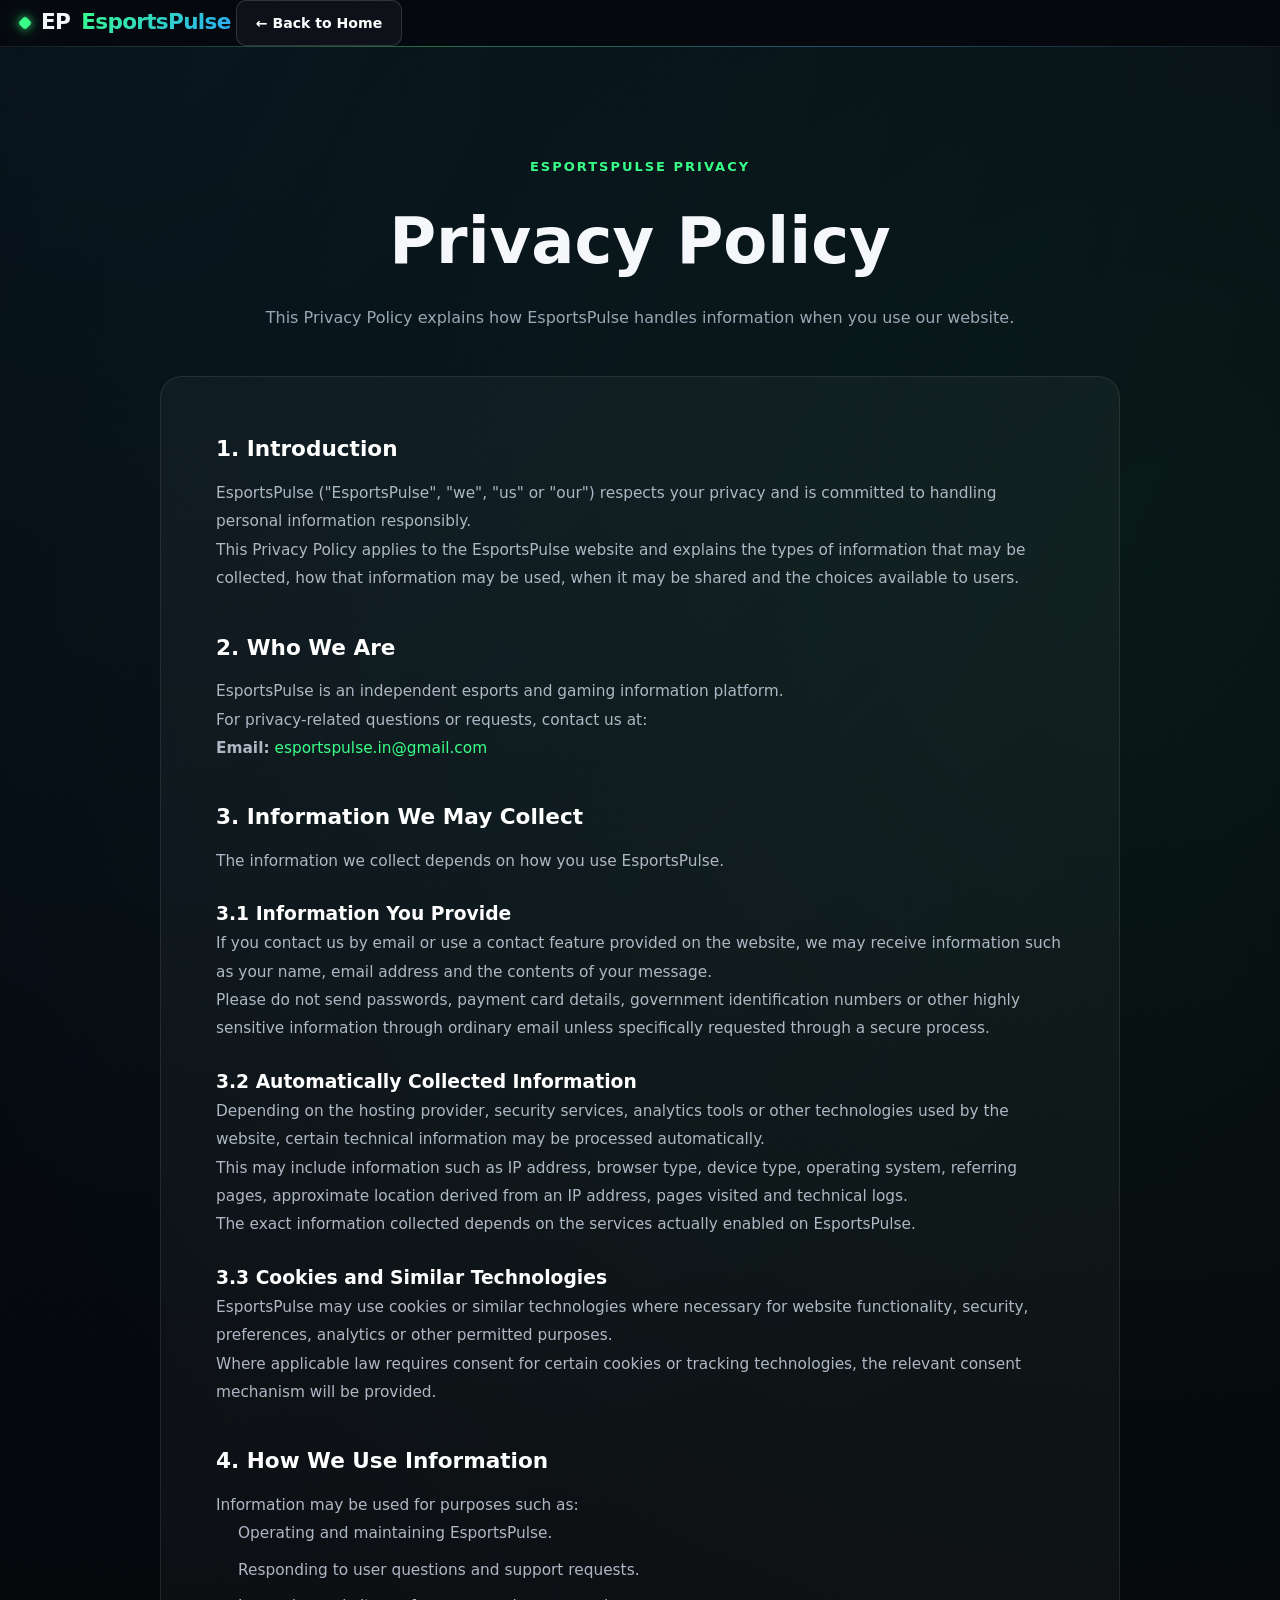
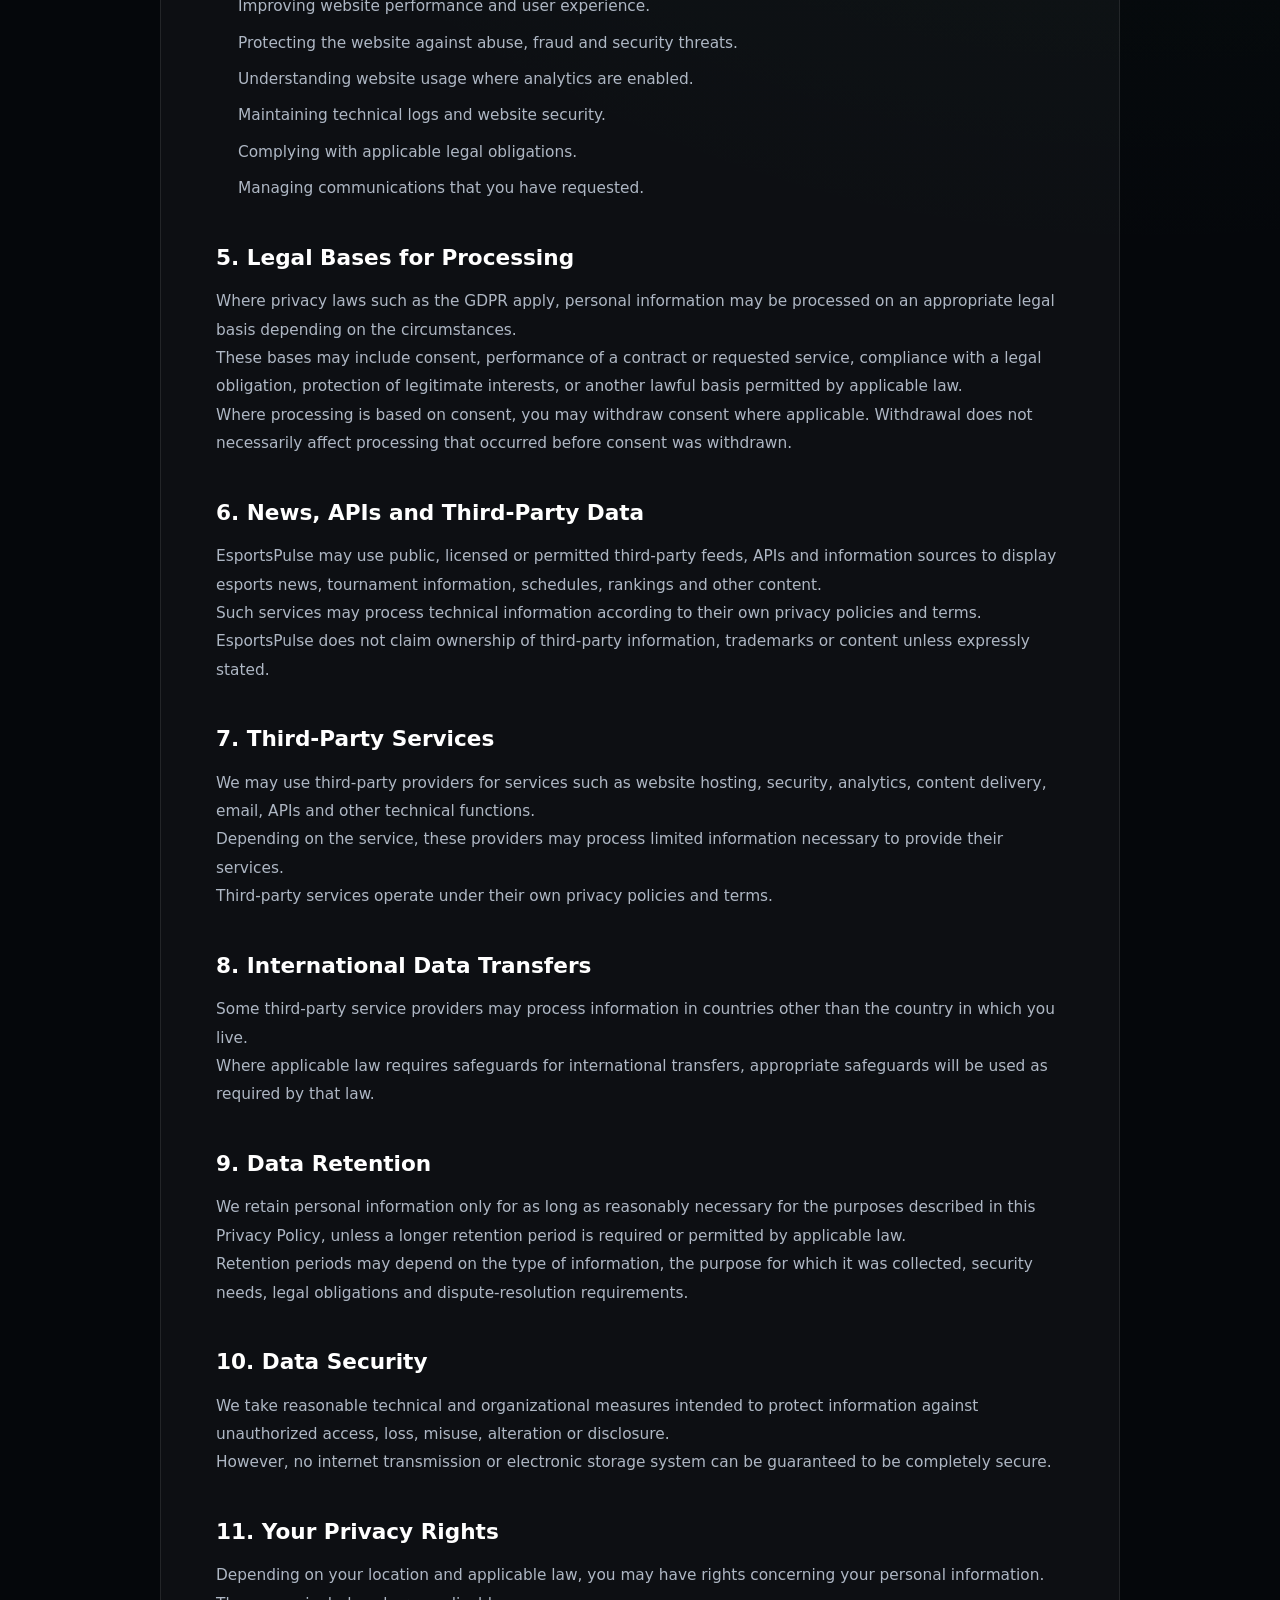
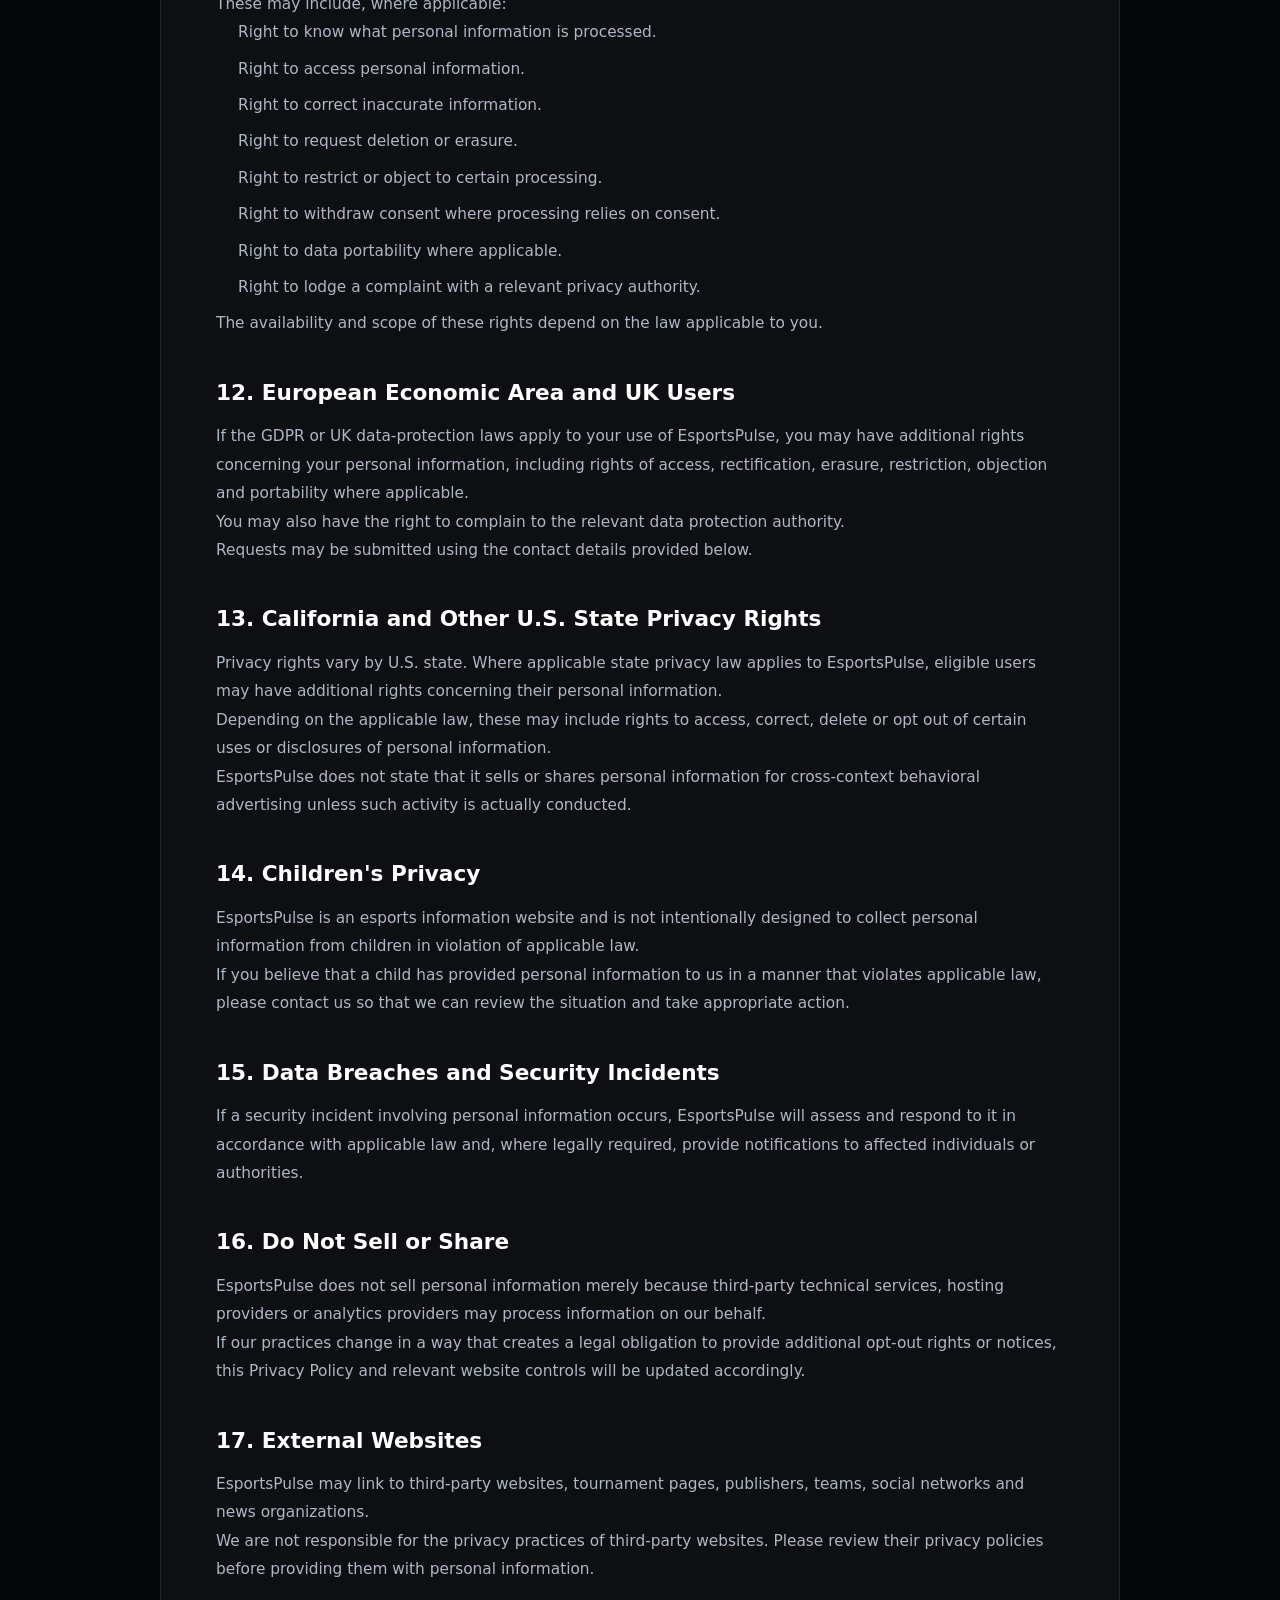
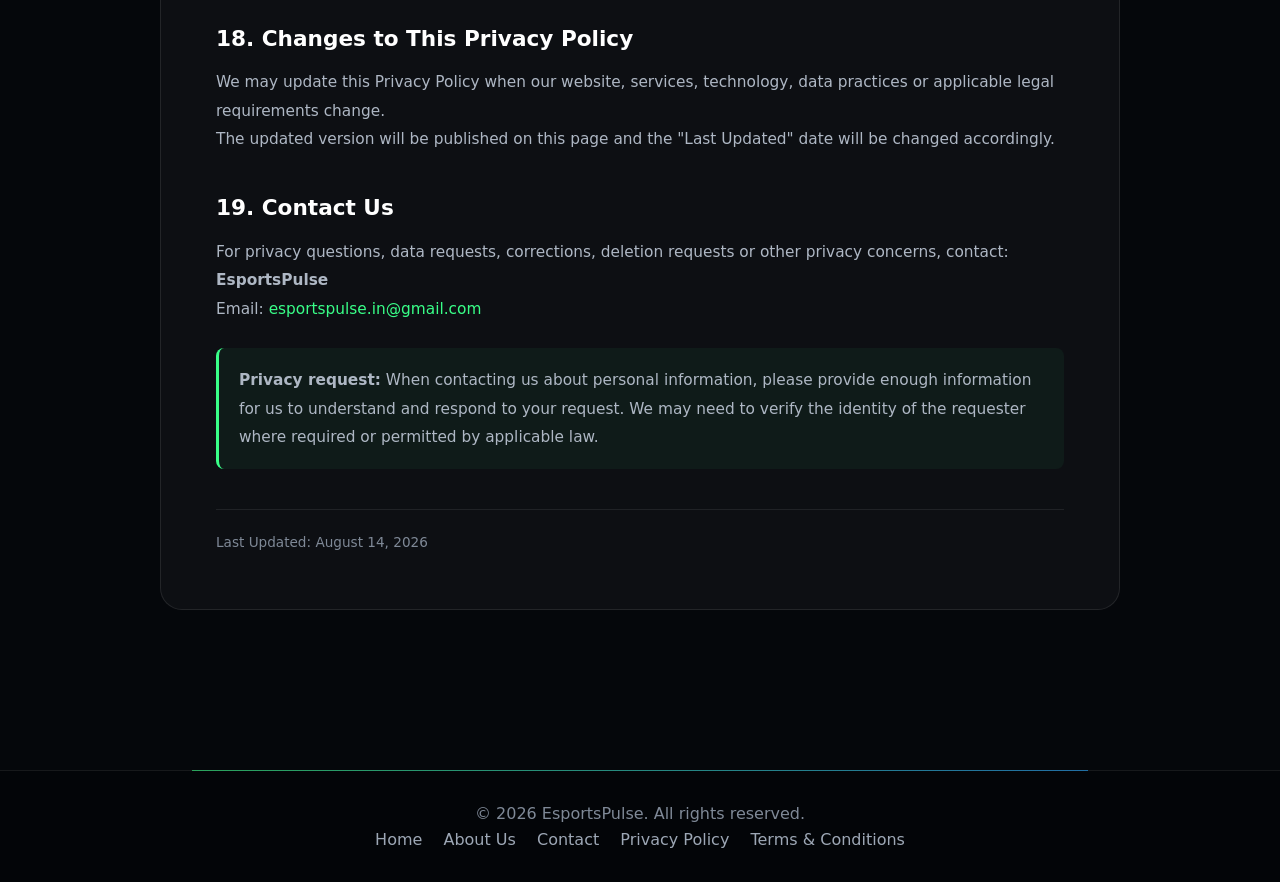
<file: privacy.html>
<!DOCTYPE html>
<html lang="en">
<head>
    <meta charset="UTF-8">
    <meta name="viewport" content="width=device-width, initial-scale=1.0">

    <title>Privacy Policy | EsportsPulse</title>

    <meta
        name="description"
        content="Privacy Policy explaining how EsportsPulse handles personal information and online privacy."
    >

    <link rel="stylesheet" href="css/style.css">

    <style>
        .legal-page {
            max-width: 1000px;
            margin: 0 auto;
            padding: 110px 20px 80px;
        }

        .legal-header {
            text-align: center;
            margin-bottom: 45px;
        }

        .legal-header .eyebrow {
            color: #39ff88;
            font-size: 13px;
            font-weight: 800;
            letter-spacing: 2px;
        }

        .legal-header h1 {
            margin: 12px 0;
            font-size: clamp(2.2rem, 6vw, 4rem);
        }

        .legal-header p {
            color: #9ca6b5;
            line-height: 1.7;
        }

        .legal-content {
            background: rgba(255,255,255,0.035);
            border: 1px solid rgba(255,255,255,0.09);
            border-radius: 22px;
            padding: clamp(25px,5vw,55px);
        }

        .legal-content h2 {
            color: #ffffff;
            margin: 38px 0 12px;
            font-size: 1.35rem;
        }

        .legal-content h2:first-child {
            margin-top: 0;
        }

        .legal-content h3 {
            color: #ffffff;
            margin-top: 24px;
        }

        .legal-content p,
        .legal-content li {
            color: #aeb7c4;
            line-height: 1.85;
            font-size: 0.96rem;
        }

        .legal-content ul {
            padding-left: 22px;
        }

        .legal-content li {
            margin-bottom: 8px;
        }

        .legal-content a {
            color: #39ff88;
            text-decoration: none;
        }

        .legal-content a:hover {
            text-decoration: underline;
        }

        .privacy-box {
            margin: 25px 0;
            padding: 18px 20px;
            border-left: 3px solid #39ff88;
            background: rgba(57,255,136,0.05);
            border-radius: 8px;
        }

        .last-updated {
            margin-top: 40px;
            padding-top: 22px;
            border-top: 1px solid rgba(255,255,255,0.08);
            color: #7f8997;
            font-size: 0.85rem;
        }

        .legal-footer {
            text-align: center;
            padding: 30px 20px;
            color: #7f8997;
        }

        .legal-footer a {
            color: #9da7b5;
            margin: 0 8px;
            text-decoration: none;
        }

        .legal-footer a:hover {
            color: #39ff88;
        }
    </style>
</head>

<body>

    <!-- HEADER -->

    <header class="site-header">
        <div class="container">

            <a href="index.html" class="logo">
                EP <span>EsportsPulse</span>
            </a>

            <a href="index.html" class="btn btn-secondary">
                ← Back to Home
            </a>

        </div>
    </header>


    <!-- PRIVACY POLICY -->

    <main class="legal-page">

        <div class="legal-header">

            <div class="eyebrow">
                ESPORTSPULSE PRIVACY
            </div>

            <h1>Privacy Policy</h1>

            <p>
                This Privacy Policy explains how EsportsPulse
                handles information when you use our website.
            </p>

        </div>


        <article class="legal-content">

            <h2>1. Introduction</h2>

            <p>
                EsportsPulse ("EsportsPulse", "we", "us" or "our")
                respects your privacy and is committed to handling
                personal information responsibly.
            </p>

            <p>
                This Privacy Policy applies to the EsportsPulse
                website and explains the types of information that
                may be collected, how that information may be used,
                when it may be shared and the choices available to
                users.
            </p>


            <h2>2. Who We Are</h2>

            <p>
                EsportsPulse is an independent esports and gaming
                information platform.
            </p>

            <p>
                For privacy-related questions or requests, contact us
                at:
            </p>

            <p>
                <strong>Email:</strong>
                <a href="mailto:esportspulse.in@gmail.com">
                    esportspulse.in@gmail.com
                </a>
            </p>


            <h2>3. Information We May Collect</h2>

            <p>
                The information we collect depends on how you use
                EsportsPulse.
            </p>

            <h3>3.1 Information You Provide</h3>

            <p>
                If you contact us by email or use a contact feature
                provided on the website, we may receive information
                such as your name, email address and the contents of
                your message.
            </p>

            <p>
                Please do not send passwords, payment card details,
                government identification numbers or other highly
                sensitive information through ordinary email unless
                specifically requested through a secure process.
            </p>


            <h3>3.2 Automatically Collected Information</h3>

            <p>
                Depending on the hosting provider, security services,
                analytics tools or other technologies used by the
                website, certain technical information may be
                processed automatically.
            </p>

            <p>
                This may include information such as IP address,
                browser type, device type, operating system, referring
                pages, approximate location derived from an IP address,
                pages visited and technical logs.
            </p>

            <p>
                The exact information collected depends on the
                services actually enabled on EsportsPulse.
            </p>


            <h3>3.3 Cookies and Similar Technologies</h3>

            <p>
                EsportsPulse may use cookies or similar technologies
                where necessary for website functionality, security,
                preferences, analytics or other permitted purposes.
            </p>

            <p>
                Where applicable law requires consent for certain
                cookies or tracking technologies, the relevant consent
                mechanism will be provided.
            </p>


            <h2>4. How We Use Information</h2>

            <p>
                Information may be used for purposes such as:
            </p>

            <ul>
                <li>Operating and maintaining EsportsPulse.</li>
                <li>Responding to user questions and support requests.</li>
                <li>Improving website performance and user experience.</li>
                <li>Protecting the website against abuse, fraud and security threats.</li>
                <li>Understanding website usage where analytics are enabled.</li>
                <li>Maintaining technical logs and website security.</li>
                <li>Complying with applicable legal obligations.</li>
                <li>Managing communications that you have requested.</li>
            </ul>


            <h2>5. Legal Bases for Processing</h2>

            <p>
                Where privacy laws such as the GDPR apply, personal
                information may be processed on an appropriate legal
                basis depending on the circumstances.
            </p>

            <p>
                These bases may include consent, performance of a
                contract or requested service, compliance with a legal
                obligation, protection of legitimate interests, or
                another lawful basis permitted by applicable law.
            </p>

            <p>
                Where processing is based on consent, you may withdraw
                consent where applicable. Withdrawal does not
                necessarily affect processing that occurred before
                consent was withdrawn.
            </p>


            <h2>6. News, APIs and Third-Party Data</h2>

            <p>
                EsportsPulse may use public, licensed or permitted
                third-party feeds, APIs and information sources to
                display esports news, tournament information,
                schedules, rankings and other content.
            </p>

            <p>
                Such services may process technical information
                according to their own privacy policies and terms.
            </p>

            <p>
                EsportsPulse does not claim ownership of third-party
                information, trademarks or content unless expressly
                stated.
            </p>


            <h2>7. Third-Party Services</h2>

            <p>
                We may use third-party providers for services such as
                website hosting, security, analytics, content delivery,
                email, APIs and other technical functions.
            </p>

            <p>
                Depending on the service, these providers may process
                limited information necessary to provide their
                services.
            </p>

            <p>
                Third-party services operate under their own privacy
                policies and terms.
            </p>


            <h2>8. International Data Transfers</h2>

            <p>
                Some third-party service providers may process
                information in countries other than the country in
                which you live.
            </p>

            <p>
                Where applicable law requires safeguards for
                international transfers, appropriate safeguards will
                be used as required by that law.
            </p>


            <h2>9. Data Retention</h2>

            <p>
                We retain personal information only for as long as
                reasonably necessary for the purposes described in this
                Privacy Policy, unless a longer retention period is
                required or permitted by applicable law.
            </p>

            <p>
                Retention periods may depend on the type of information,
                the purpose for which it was collected, security needs,
                legal obligations and dispute-resolution requirements.
            </p>


            <h2>10. Data Security</h2>

            <p>
                We take reasonable technical and organizational
                measures intended to protect information against
                unauthorized access, loss, misuse, alteration or
                disclosure.
            </p>

            <p>
                However, no internet transmission or electronic storage
                system can be guaranteed to be completely secure.
            </p>


            <h2>11. Your Privacy Rights</h2>

            <p>
                Depending on your location and applicable law, you may
                have rights concerning your personal information.
            </p>

            <p>
                These may include, where applicable:
            </p>

            <ul>
                <li>Right to know what personal information is processed.</li>
                <li>Right to access personal information.</li>
                <li>Right to correct inaccurate information.</li>
                <li>Right to request deletion or erasure.</li>
                <li>Right to restrict or object to certain processing.</li>
                <li>Right to withdraw consent where processing relies on consent.</li>
                <li>Right to data portability where applicable.</li>
                <li>Right to lodge a complaint with a relevant privacy authority.</li>
            </ul>

            <p>
                The availability and scope of these rights depend on
                the law applicable to you.
            </p>


            <h2>12. European Economic Area and UK Users</h2>

            <p>
                If the GDPR or UK data-protection laws apply to your
                use of EsportsPulse, you may have additional rights
                concerning your personal information, including rights
                of access, rectification, erasure, restriction,
                objection and portability where applicable.
            </p>

            <p>
                You may also have the right to complain to the relevant
                data protection authority.
            </p>

            <p>
                Requests may be submitted using the contact details
                provided below.
            </p>


            <h2>13. California and Other U.S. State Privacy Rights</h2>

            <p>
                Privacy rights vary by U.S. state. Where applicable
                state privacy law applies to EsportsPulse, eligible
                users may have additional rights concerning their
                personal information.
            </p>

            <p>
                Depending on the applicable law, these may include
                rights to access, correct, delete or opt out of certain
                uses or disclosures of personal information.
            </p>

            <p>
                EsportsPulse does not state that it sells or shares
                personal information for cross-context behavioral
                advertising unless such activity is actually conducted.
            </p>


            <h2>14. Children's Privacy</h2>

            <p>
                EsportsPulse is an esports information website and is
                not intentionally designed to collect personal
                information from children in violation of applicable
                law.
            </p>

            <p>
                If you believe that a child has provided personal
                information to us in a manner that violates applicable
                law, please contact us so that we can review the
                situation and take appropriate action.
            </p>


            <h2>15. Data Breaches and Security Incidents</h2>

            <p>
                If a security incident involving personal information
                occurs, EsportsPulse will assess and respond to it in
                accordance with applicable law and, where legally
                required, provide notifications to affected individuals
                or authorities.
            </p>


            <h2>16. Do Not Sell or Share</h2>

            <p>
                EsportsPulse does not sell personal information merely
                because third-party technical services, hosting
                providers or analytics providers may process information
                on our behalf.
            </p>

            <p>
                If our practices change in a way that creates a legal
                obligation to provide additional opt-out rights or
                notices, this Privacy Policy and relevant website
                controls will be updated accordingly.
            </p>


            <h2>17. External Websites</h2>

            <p>
                EsportsPulse may link to third-party websites,
                tournament pages, publishers, teams, social networks
                and news organizations.
            </p>

            <p>
                We are not responsible for the privacy practices of
                third-party websites. Please review their privacy
                policies before providing them with personal
                information.
            </p>


            <h2>18. Changes to This Privacy Policy</h2>

            <p>
                We may update this Privacy Policy when our website,
                services, technology, data practices or applicable
                legal requirements change.
            </p>

            <p>
                The updated version will be published on this page and
                the "Last Updated" date will be changed accordingly.
            </p>


            <h2>19. Contact Us</h2>

            <p>
                For privacy questions, data requests, corrections,
                deletion requests or other privacy concerns, contact:
            </p>

            <p>
                <strong>EsportsPulse</strong><br>
                Email:
                <a href="mailto:esportspulse.in@gmail.com">
                    esportspulse.in@gmail.com
                </a>
            </p>


            <div class="privacy-box">

                <p>
                    <strong>Privacy request:</strong>
                    When contacting us about personal information,
                    please provide enough information for us to
                    understand and respond to your request. We may need
                    to verify the identity of the requester where
                    required or permitted by applicable law.
                </p>

            </div>


            <div class="last-updated">
                Last Updated: August 14, 2026
            </div>

        </article>

    </main>


    <!-- FOOTER -->

    <footer class="legal-footer">

        <p>
            © 2026 EsportsPulse. All rights reserved.
        </p>

        <div>
            <a href="index.html">Home</a>
            <a href="about.html">About Us</a>
            <a href="contact.html">Contact</a>
            <a href="privacy.html">Privacy Policy</a>
            <a href="terms.html">Terms & Conditions</a>
        </div>

    </footer>

</body>
</html>
</file>
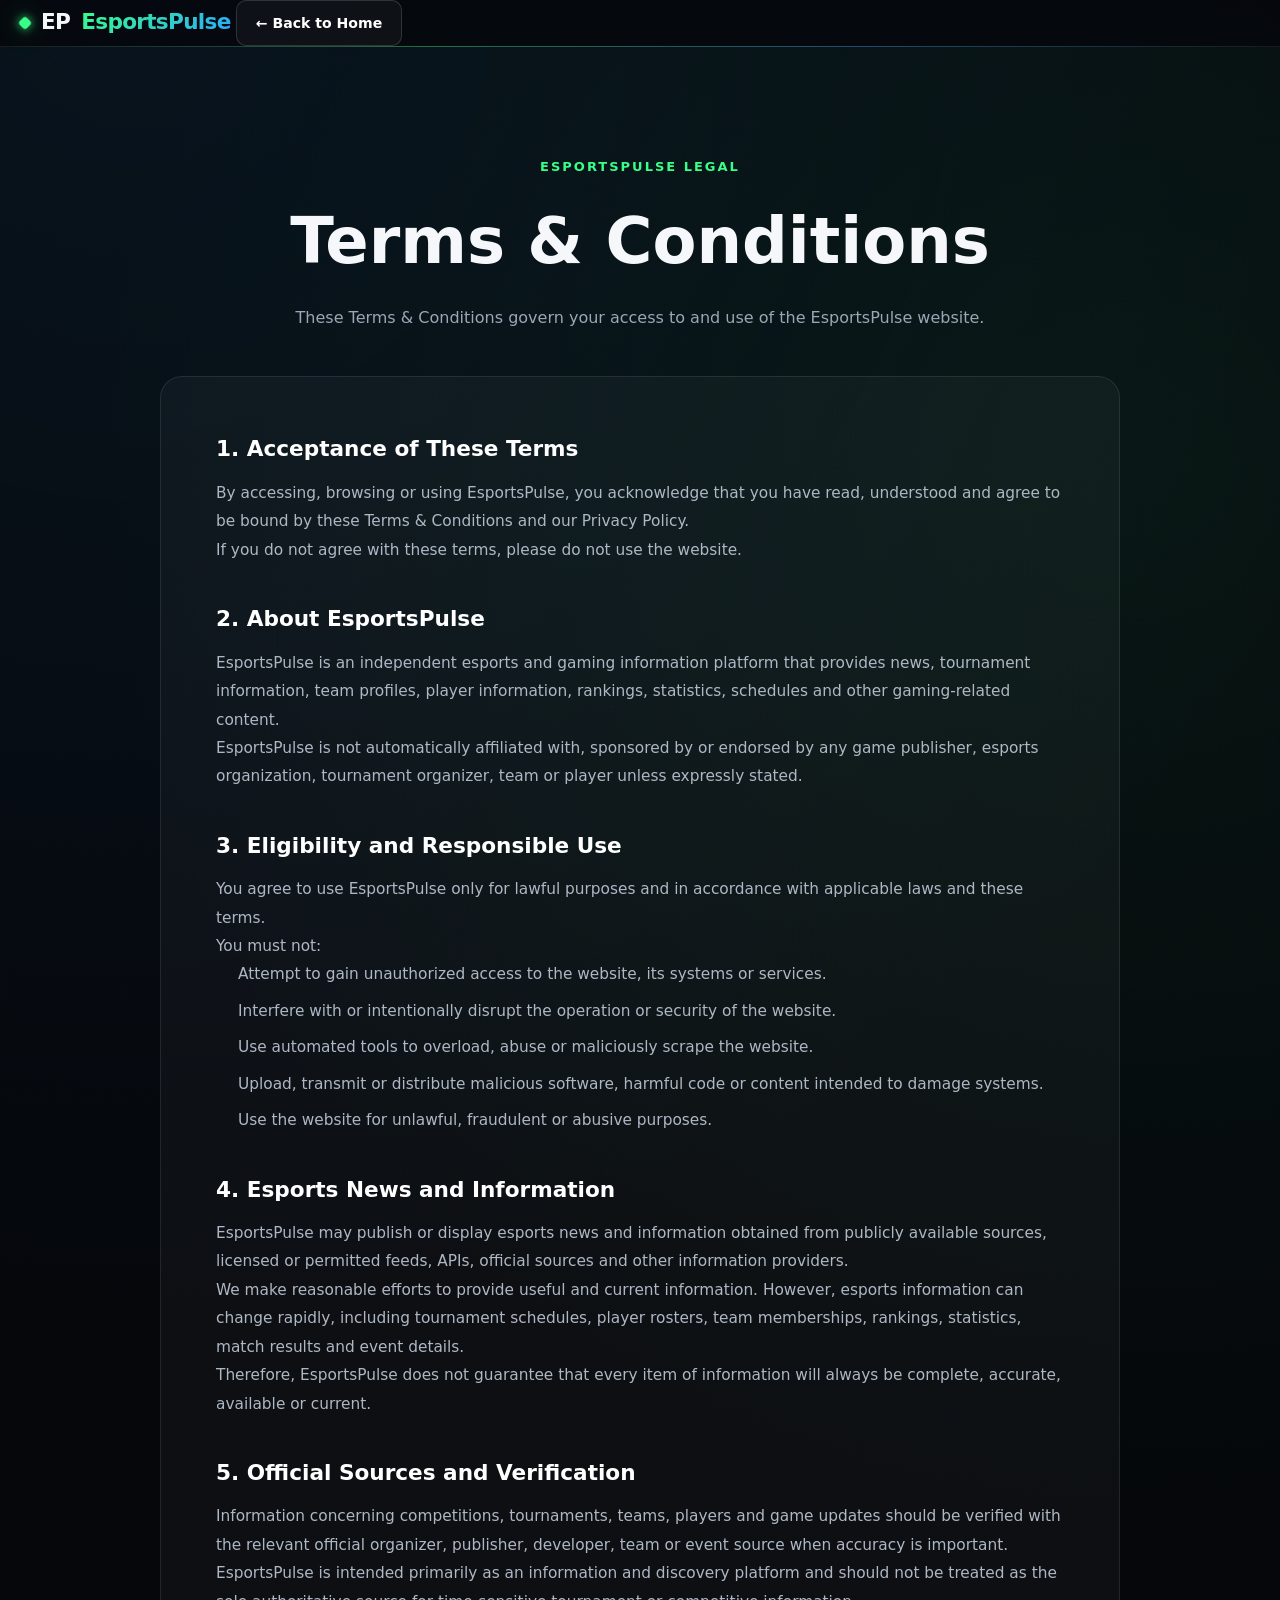
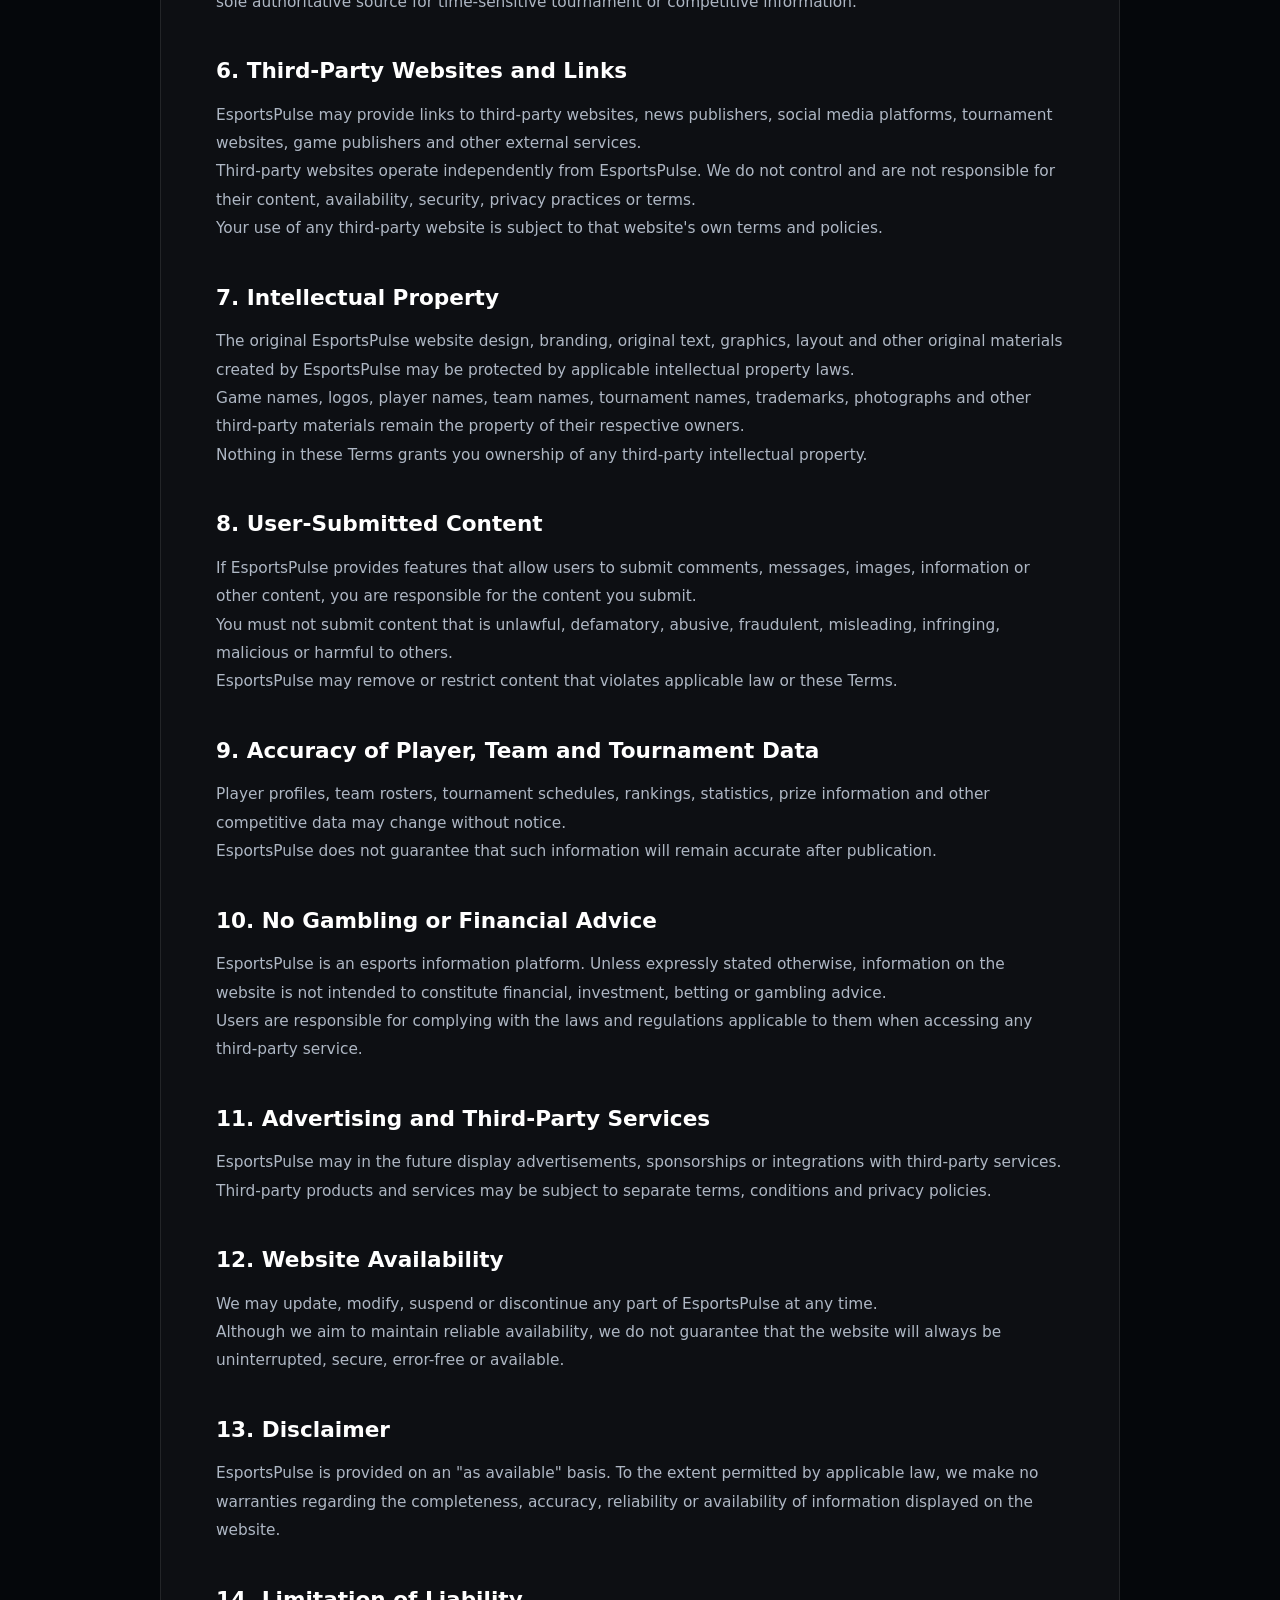
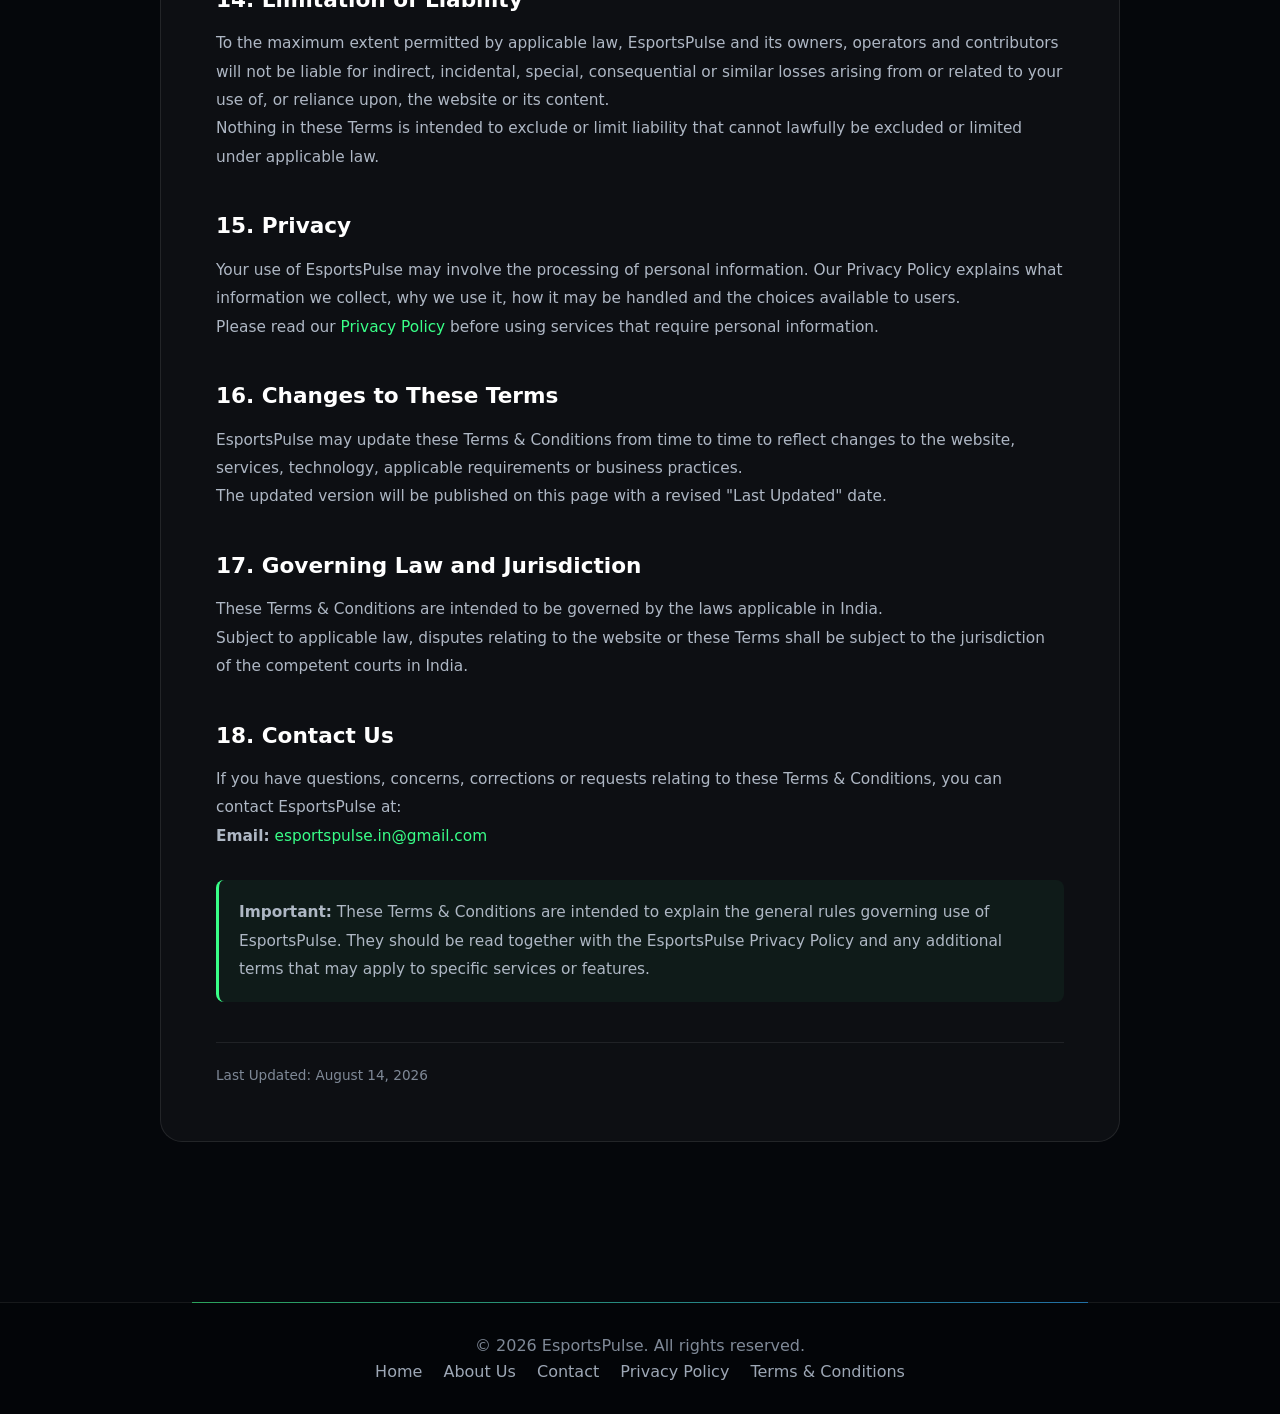
<file: terms.html>
<!DOCTYPE html>
<html lang="en">
<head>
    <meta charset="UTF-8">
    <meta name="viewport" content="width=device-width, initial-scale=1.0">

    <title>Terms & Conditions | EsportsPulse</title>

    <meta
        name="description"
        content="Terms and Conditions governing the use of EsportsPulse."
    >

    <link rel="stylesheet" href="css/style.css">

    <style>
        .legal-page {
            max-width: 1000px;
            margin: 0 auto;
            padding: 110px 20px 80px;
        }

        .legal-header {
            text-align: center;
            margin-bottom: 45px;
        }

        .legal-header .eyebrow {
            color: #39ff88;
            font-size: 13px;
            font-weight: 800;
            letter-spacing: 2px;
        }

        .legal-header h1 {
            margin: 12px 0;
            font-size: clamp(2.2rem, 6vw, 4rem);
        }

        .legal-header p {
            color: #9ca6b5;
            line-height: 1.7;
        }

        .legal-content {
            background: rgba(255, 255, 255, 0.035);
            border: 1px solid rgba(255, 255, 255, 0.09);
            border-radius: 22px;
            padding: clamp(25px, 5vw, 55px);
        }

        .legal-content h2 {
            color: #ffffff;
            margin: 38px 0 12px;
            font-size: 1.35rem;
        }

        .legal-content h2:first-child {
            margin-top: 0;
        }

        .legal-content p,
        .legal-content li {
            color: #aeb7c4;
            line-height: 1.85;
            font-size: 0.96rem;
        }

        .legal-content ul {
            padding-left: 22px;
        }

        .legal-content li {
            margin-bottom: 8px;
        }

        .legal-content a {
            color: #39ff88;
            text-decoration: none;
        }

        .legal-content a:hover {
            text-decoration: underline;
        }

        .legal-note {
            margin-top: 30px;
            padding: 18px 20px;
            border-left: 3px solid #39ff88;
            background: rgba(57, 255, 136, 0.05);
            border-radius: 8px;
        }

        .last-updated {
            margin-top: 40px;
            padding-top: 22px;
            border-top: 1px solid rgba(255, 255, 255, 0.08);
            color: #7f8997;
            font-size: 0.85rem;
        }

        .legal-footer {
            text-align: center;
            padding: 30px 20px;
            color: #7f8997;
        }

        .legal-footer a {
            color: #9da7b5;
            margin: 0 8px;
            text-decoration: none;
        }

        .legal-footer a:hover {
            color: #39ff88;
        }
    </style>
</head>

<body>

    <!-- HEADER -->

    <header class="site-header">
        <div class="container">

            <a href="index.html" class="logo">
                EP <span>EsportsPulse</span>
            </a>

            <a href="index.html" class="btn btn-secondary">
                ← Back to Home
            </a>

        </div>
    </header>


    <!-- TERMS & CONDITIONS -->

    <main class="legal-page">

        <div class="legal-header">

            <div class="eyebrow">
                ESPORTSPULSE LEGAL
            </div>

            <h1>Terms & Conditions</h1>

            <p>
                These Terms & Conditions govern your access to and use
                of the EsportsPulse website.
            </p>

        </div>


        <article class="legal-content">

            <h2>1. Acceptance of These Terms</h2>

            <p>
                By accessing, browsing or using EsportsPulse, you
                acknowledge that you have read, understood and agree
                to be bound by these Terms & Conditions and our
                Privacy Policy.
            </p>

            <p>
                If you do not agree with these terms, please do not
                use the website.
            </p>


            <h2>2. About EsportsPulse</h2>

            <p>
                EsportsPulse is an independent esports and gaming
                information platform that provides news, tournament
                information, team profiles, player information,
                rankings, statistics, schedules and other
                gaming-related content.
            </p>

            <p>
                EsportsPulse is not automatically affiliated with,
                sponsored by or endorsed by any game publisher,
                esports organization, tournament organizer, team or
                player unless expressly stated.
            </p>


            <h2>3. Eligibility and Responsible Use</h2>

            <p>
                You agree to use EsportsPulse only for lawful purposes
                and in accordance with applicable laws and these terms.
            </p>

            <p>You must not:</p>

            <ul>
                <li>
                    Attempt to gain unauthorized access to the
                    website, its systems or services.
                </li>

                <li>
                    Interfere with or intentionally disrupt the
                    operation or security of the website.
                </li>

                <li>
                    Use automated tools to overload, abuse or
                    maliciously scrape the website.
                </li>

                <li>
                    Upload, transmit or distribute malicious software,
                    harmful code or content intended to damage systems.
                </li>

                <li>
                    Use the website for unlawful, fraudulent or
                    abusive purposes.
                </li>
            </ul>


            <h2>4. Esports News and Information</h2>

            <p>
                EsportsPulse may publish or display esports news and
                information obtained from publicly available sources,
                licensed or permitted feeds, APIs, official sources
                and other information providers.
            </p>

            <p>
                We make reasonable efforts to provide useful and
                current information. However, esports information can
                change rapidly, including tournament schedules, player
                rosters, team memberships, rankings, statistics,
                match results and event details.
            </p>

            <p>
                Therefore, EsportsPulse does not guarantee that every
                item of information will always be complete, accurate,
                available or current.
            </p>


            <h2>5. Official Sources and Verification</h2>

            <p>
                Information concerning competitions, tournaments,
                teams, players and game updates should be verified
                with the relevant official organizer, publisher,
                developer, team or event source when accuracy is
                important.
            </p>

            <p>
                EsportsPulse is intended primarily as an information
                and discovery platform and should not be treated as
                the sole authoritative source for time-sensitive
                tournament or competitive information.
            </p>


            <h2>6. Third-Party Websites and Links</h2>

            <p>
                EsportsPulse may provide links to third-party websites,
                news publishers, social media platforms, tournament
                websites, game publishers and other external services.
            </p>

            <p>
                Third-party websites operate independently from
                EsportsPulse. We do not control and are not responsible
                for their content, availability, security, privacy
                practices or terms.
            </p>

            <p>
                Your use of any third-party website is subject to that
                website's own terms and policies.
            </p>


            <h2>7. Intellectual Property</h2>

            <p>
                The original EsportsPulse website design, branding,
                original text, graphics, layout and other original
                materials created by EsportsPulse may be protected by
                applicable intellectual property laws.
            </p>

            <p>
                Game names, logos, player names, team names,
                tournament names, trademarks, photographs and other
                third-party materials remain the property of their
                respective owners.
            </p>

            <p>
                Nothing in these Terms grants you ownership of any
                third-party intellectual property.
            </p>


            <h2>8. User-Submitted Content</h2>

            <p>
                If EsportsPulse provides features that allow users to
                submit comments, messages, images, information or
                other content, you are responsible for the content
                you submit.
            </p>

            <p>
                You must not submit content that is unlawful,
                defamatory, abusive, fraudulent, misleading,
                infringing, malicious or harmful to others.
            </p>

            <p>
                EsportsPulse may remove or restrict content that
                violates applicable law or these Terms.
            </p>


            <h2>9. Accuracy of Player, Team and Tournament Data</h2>

            <p>
                Player profiles, team rosters, tournament schedules,
                rankings, statistics, prize information and other
                competitive data may change without notice.
            </p>

            <p>
                EsportsPulse does not guarantee that such information
                will remain accurate after publication.
            </p>


            <h2>10. No Gambling or Financial Advice</h2>

            <p>
                EsportsPulse is an esports information platform.
                Unless expressly stated otherwise, information on the
                website is not intended to constitute financial,
                investment, betting or gambling advice.
            </p>

            <p>
                Users are responsible for complying with the laws and
                regulations applicable to them when accessing any
                third-party service.
            </p>


            <h2>11. Advertising and Third-Party Services</h2>

            <p>
                EsportsPulse may in the future display advertisements,
                sponsorships or integrations with third-party services.
            </p>

            <p>
                Third-party products and services may be subject to
                separate terms, conditions and privacy policies.
            </p>


            <h2>12. Website Availability</h2>

            <p>
                We may update, modify, suspend or discontinue any part
                of EsportsPulse at any time.
            </p>

            <p>
                Although we aim to maintain reliable availability,
                we do not guarantee that the website will always be
                uninterrupted, secure, error-free or available.
            </p>


            <h2>13. Disclaimer</h2>

            <p>
                EsportsPulse is provided on an "as available" basis.
                To the extent permitted by applicable law, we make no
                warranties regarding the completeness, accuracy,
                reliability or availability of information displayed
                on the website.
            </p>


            <h2>14. Limitation of Liability</h2>

            <p>
                To the maximum extent permitted by applicable law,
                EsportsPulse and its owners, operators and contributors
                will not be liable for indirect, incidental, special,
                consequential or similar losses arising from or related
                to your use of, or reliance upon, the website or its
                content.
            </p>

            <p>
                Nothing in these Terms is intended to exclude or limit
                liability that cannot lawfully be excluded or limited
                under applicable law.
            </p>


            <h2>15. Privacy</h2>

            <p>
                Your use of EsportsPulse may involve the processing of
                personal information. Our Privacy Policy explains what
                information we collect, why we use it, how it may be
                handled and the choices available to users.
            </p>

            <p>
                Please read our
                <a href="privacy.html">Privacy Policy</a>
                before using services that require personal information.
            </p>


            <h2>16. Changes to These Terms</h2>

            <p>
                EsportsPulse may update these Terms & Conditions from
                time to time to reflect changes to the website,
                services, technology, applicable requirements or
                business practices.
            </p>

            <p>
                The updated version will be published on this page
                with a revised "Last Updated" date.
            </p>


            <h2>17. Governing Law and Jurisdiction</h2>

            <p>
                These Terms & Conditions are intended to be governed
                by the laws applicable in India.
            </p>

            <p>
                Subject to applicable law, disputes relating to the
                website or these Terms shall be subject to the
                jurisdiction of the competent courts in India.
            </p>


            <h2>18. Contact Us</h2>

            <p>
                If you have questions, concerns, corrections or
                requests relating to these Terms & Conditions, you can
                contact EsportsPulse at:
            </p>

            <p>
                <strong>Email:</strong>
                <a href="mailto:esportspulse.in@gmail.com">
                    esportspulse.in@gmail.com
                </a>
            </p>


            <div class="legal-note">

                <p>
                    <strong>Important:</strong>
                    These Terms & Conditions are intended to explain
                    the general rules governing use of EsportsPulse.
                    They should be read together with the EsportsPulse
                    Privacy Policy and any additional terms that may
                    apply to specific services or features.
                </p>

            </div>


            <div class="last-updated">
                Last Updated: August 14, 2026
            </div>

        </article>

    </main>


    <!-- FOOTER -->

    <footer class="legal-footer">

        <p>
            © 2026 EsportsPulse. All rights reserved.
        </p>

        <div>
            <a href="index.html">Home</a>
            <a href="about.html">About Us</a>
            <a href="contact.html">Contact</a>
            <a href="privacy.html">Privacy Policy</a>
            <a href="terms.html">Terms & Conditions</a>
        </div>

    </footer>

</body>
</html>
</file>
<file: css/style.css>
/* =========================================================
   ESPORTSPULSE — PREMIUM ESPORTS DESIGN SYSTEM
   Version 1.0
   ========================================================= */

/* ---------- ROOT ---------- */

:root {
  --bg: #05070b;
  --bg-2: #080b11;
  --surface: #0c1119;
  --surface-2: #101722;
  --surface-3: #151d29;

  --line: rgba(255, 255, 255, 0.08);
  --line-strong: rgba(255, 255, 255, 0.14);

  --text: #f5f7fa;
  --text-soft: #b8c0cc;
  --muted: #788292;

  --green: #39ff88;
  --green-dark: #16c968;
  --blue: #29a8ff;
  --blue-dark: #1478c4;
  --red: #ff365f;
  --yellow: #ffc857;
  --purple: #9b6cff;

  --gradient-main: linear-gradient(135deg, #39ff88, #29a8ff);
  --gradient-red: linear-gradient(135deg, #ff365f, #9b6cff);
  --gradient-dark: linear-gradient(145deg, #101722, #070a0f);

  --shadow: 0 18px 50px rgba(0, 0, 0, 0.42);
  --shadow-green: 0 0 35px rgba(57, 255, 136, 0.12);
  --shadow-blue: 0 0 35px rgba(41, 168, 255, 0.12);

  --radius-sm: 8px;
  --radius: 14px;
  --radius-lg: 22px;

  --container: 1240px;

  --transition: 220ms ease;
}

/* ---------- RESET ---------- */

* {
  margin: 0;
  padding: 0;
  box-sizing: border-box;
}

html {
  scroll-behavior: smooth;
  background: var(--bg);
}

body {
  min-height: 100vh;
  background:
    radial-gradient(circle at 10% 0%, rgba(41, 168, 255, 0.08), transparent 28%),
    radial-gradient(circle at 90% 10%, rgba(57, 255, 136, 0.06), transparent 25%),
    var(--bg);
  color: var(--text);
  font-family: Inter, ui-sans-serif, system-ui, -apple-system, BlinkMacSystemFont,
    "Segoe UI", Arial, sans-serif;
  line-height: 1.6;
  overflow-x: hidden;
}

body::before {
  content: "";
  position: fixed;
  inset: 0;
  pointer-events: none;
  z-index: -1;
  opacity: 0.25;
  background-image:
    linear-gradient(rgba(255,255,255,0.018) 1px, transparent 1px),
    linear-gradient(90deg, rgba(255,255,255,0.018) 1px, transparent 1px);
  background-size: 42px 42px;
}

img {
  max-width: 100%;
  display: block;
}

a {
  color: inherit;
  text-decoration: none;
  transition: color var(--transition);
}

button,
input,
textarea,
select {
  font: inherit;
}

button {
  cursor: pointer;
}

ul,
ol {
  list-style: none;
}

/* ---------- SELECTION ---------- */

::selection {
  background: rgba(57, 255, 136, 0.25);
  color: #ffffff;
}

/* ---------- SCROLLBAR ---------- */

::-webkit-scrollbar {
  width: 9px;
}

::-webkit-scrollbar-track {
  background: #05070b;
}

::-webkit-scrollbar-thumb {
  background: #202a38;
  border-radius: 99px;
}

::-webkit-scrollbar-thumb:hover {
  background: #344355;
}

/* ---------- GLOBAL CONTAINER ---------- */

.container {
  width: min(100% - 40px, var(--container));
  margin-inline: auto;
}

section {
  position: relative;
  padding: 90px 0;
}

/* ---------- HEADER ---------- */

header,
.site-header,
.navbar {
  position: sticky;
  top: 0;
  z-index: 1000;
  width: 100%;
  background: rgba(5, 7, 11, 0.82);
  backdrop-filter: blur(18px);
  -webkit-backdrop-filter: blur(18px);
  border-bottom: 1px solid var(--line);
}

header::after,
.site-header::after,
.navbar::after {
  content: "";
  position: absolute;
  left: 0;
  right: 0;
  bottom: -1px;
  height: 1px;
  background: linear-gradient(
    90deg,
    transparent,
    rgba(57,255,136,0.55),
    rgba(41,168,255,0.55),
    transparent
  );
  opacity: 0.65;
}

.navbar-inner,
.header-inner {
  width: min(100% - 40px, var(--container));
  min-height: 76px;
  margin: auto;
  display: flex;
  align-items: center;
  justify-content: space-between;
  gap: 24px;
}

/* ---------- LOGO ---------- */

.logo,
.brand {
  display: inline-flex;
  align-items: center;
  gap: 11px;
  font-size: 1.35rem;
  font-weight: 900;
  letter-spacing: -0.7px;
  white-space: nowrap;
}

.logo span,
.brand span {
  background: var(--gradient-main);
  -webkit-background-clip: text;
  background-clip: text;
  color: transparent;
}

.logo::before,
.brand::before {
  content: "";
  width: 10px;
  height: 10px;
  border-radius: 3px;
  background: var(--green);
  box-shadow:
    0 0 10px rgba(57,255,136,0.9),
    0 0 28px rgba(57,255,136,0.35);
  transform: rotate(45deg);
}

/* ---------- NAVIGATION ---------- */

nav ul,
.nav-links {
  display: flex;
  align-items: center;
  gap: 7px;
}

nav a,
.nav-links a {
  position: relative;
  display: inline-flex;
  align-items: center;
  min-height: 42px;
  padding: 0 13px;
  color: var(--text-soft);
  font-size: 0.88rem;
  font-weight: 700;
  border-radius: 9px;
}

nav a:hover,
.nav-links a:hover,
nav a.active,
.nav-links a.active {
  color: #ffffff;
  background: rgba(255,255,255,0.045);
}

nav a::after,
.nav-links a::after {
  content: "";
  position: absolute;
  left: 13px;
  right: 13px;
  bottom: 4px;
  height: 2px;
  border-radius: 99px;
  background: var(--gradient-main);
  transform: scaleX(0);
  transform-origin: center;
  transition: transform var(--transition);
}

nav a:hover::after,
.nav-links a:hover::after,
nav a.active::after,
.nav-links a.active::after {
  transform: scaleX(1);
}

/* ---------- SEARCH ---------- */

.search,
.search-box {
  display: flex;
  align-items: center;
  gap: 9px;
  min-width: 220px;
  height: 43px;
  padding: 0 13px;
  background: rgba(255,255,255,0.045);
  border: 1px solid var(--line);
  border-radius: 10px;
  transition: border-color var(--transition), box-shadow var(--transition);
}

.search:focus-within,
.search-box:focus-within {
  border-color: rgba(57,255,136,0.45);
  box-shadow: var(--shadow-green);
}

.search input,
.search-box input {
  width: 100%;
  border: 0;
  outline: 0;
  background: transparent;
  color: var(--text);
}

.search input::placeholder,
.search-box input::placeholder {
  color: var(--muted);
}

/* ---------- HERO ---------- */

.hero {
  min-height: 650px;
  display: flex;
  align-items: center;
  overflow: hidden;
  padding: 110px 0 100px;
  background:
    radial-gradient(circle at 75% 30%, rgba(41,168,255,0.12), transparent 30%),
    radial-gradient(circle at 20% 50%, rgba(57,255,136,0.08), transparent 32%);
}

.hero::before {
  content: "";
  position: absolute;
  width: 480px;
  height: 480px;
  right: -180px;
  top: 50px;
  border: 1px solid rgba(41,168,255,0.15);
  border-radius: 50%;
  box-shadow:
    0 0 0 60px rgba(41,168,255,0.025),
    0 0 0 120px rgba(41,168,255,0.018);
}

.hero-content {
  position: relative;
  max-width: 800px;
  z-index: 2;
}

.hero-badge,
.badge {
  display: inline-flex;
  align-items: center;
  gap: 8px;
  padding: 7px 12px;
  margin-bottom: 20px;
  border: 1px solid rgba(57,255,136,0.22);
  border-radius: 99px;
  background: rgba(57,255,136,0.06);
  color: var(--green);
  font-size: 0.75rem;
  font-weight: 800;
  letter-spacing: 0.8px;
  text-transform: uppercase;
}

.hero-badge::before,
.badge.live::before {
  content: "";
  width: 7px;
  height: 7px;
  border-radius: 50%;
  background: currentColor;
  box-shadow: 0 0 12px currentColor;
}

.hero h1 {
  max-width: 900px;
  margin-bottom: 22px;
  font-size: clamp(2.7rem, 7vw, 5.8rem);
  line-height: 0.98;
  letter-spacing: -4px;
  font-weight: 950;
}

.hero h1 span {
  background: var(--gradient-main);
  -webkit-background-clip: text;
  background-clip: text;
  color: transparent;
}

.hero p {
  max-width: 680px;
  margin-bottom: 32px;
  color: var(--text-soft);
  font-size: clamp(1rem, 2vw, 1.15rem);
}

/* ---------- BUTTONS ---------- */

.btn,
button.btn {
  display: inline-flex;
  align-items: center;
  justify-content: center;
  gap: 9px;
  min-height: 46px;
  padding: 0 19px;
  border: 1px solid transparent;
  border-radius: 10px;
  font-weight: 850;
  font-size: 0.88rem;
  transition:
    transform var(--transition),
    box-shadow var(--transition),
    border-color var(--transition);
}

.btn:hover {
  transform: translateY(-2px);
}

.btn-primary {
  color: #031008;
  background: var(--green);
  box-shadow: 0 10px 28px rgba(57,255,136,0.14);
}

.btn-primary:hover {
  box-shadow: 0 14px 38px rgba(57,255,136,0.25);
}

.btn-secondary {
  color: #ffffff;
  background: rgba(255,255,255,0.04);
  border-color: var(--line-strong);
}

.btn-secondary:hover {
  border-color: rgba(41,168,255,0.5);
  box-shadow: var(--shadow-blue);
}

.btn-danger {
  color: #ffffff;
  background: var(--red);
}

.hero-buttons {
  display: flex;
  flex-wrap: wrap;
  gap: 12px;
}

/* ---------- SECTION HEADER ---------- */

.section-header,
.section-head {
  display: flex;
  align-items: flex-end;
  justify-content: space-between;
  gap: 25px;
  margin-bottom: 34px;
}

.section-header h2,
.section-head h2 {
  font-size: clamp(1.7rem, 4vw, 2.5rem);
  line-height: 1.05;
  letter-spacing: -1.2px;
}

.section-header p,
.section-head p {
  margin-top: 8px;
  color: var(--muted);
}

.line {
  width: 55px;
  height: 3px;
  margin-top: 13px;
  border-radius: 99px;
  background: var(--gradient-main);
  box-shadow: 0 0 16px rgba(57,255,136,0.22);
}

/* ---------- GRID SYSTEM ---------- */

.grid,
.cards-grid,
.news-grid,
.games-grid,
.teams-grid,
.players-grid,
.tournament-grid {
  display: grid;
  gap: 18px;
}

.news-grid {
  grid-template-columns: repeat(3, minmax(0, 1fr));
}

.games-grid {
  grid-template-columns: repeat(4, minmax(0, 1fr));
}

.teams-grid {
  grid-template-columns: repeat(4, minmax(0, 1fr));
}

.players-grid {
  grid-template-columns: repeat(4, minmax(0, 1fr));
}

.tournament-grid {
  grid-template-columns: repeat(3, minmax(0, 1fr));
}

/* ---------- UNIVERSAL CARD ---------- */

.card,
.news-card,
.game-card,
.team-card,
.player-card,
.tournament-card,
.stat-card {
  position: relative;
  overflow: hidden;
  background:
    linear-gradient(145deg, rgba(255,255,255,0.045), rgba(255,255,255,0.012)),
    var(--surface);
  border: 1px solid var(--line);
  border-radius: var(--radius);
  box-shadow: 0 10px 35px rgba(0,0,0,0.18);
  transition:
    transform 240ms ease,
    border-color 240ms ease,
    box-shadow 240ms ease;
}

.card:hover,
.news-card:hover,
.game-card:hover,
.team-card:hover,
.player-card:hover,
.tournament-card:hover,
.stat-card:hover {
  transform: translateY(-5px);
  border-color: rgba(57,255,136,0.24);
  box-shadow:
    0 20px 50px rgba(0,0,0,0.3),
    0 0 30px rgba(57,255,136,0.05);
}

.card::before,
.news-card::before,
.game-card::before,
.team-card::before,
.player-card::before,
.tournament-card::before {
  content: "";
  position: absolute;
  top: 0;
  left: 15%;
  right: 15%;
  height: 1px;
  background: var(--gradient-main);
  opacity: 0;
  transition: opacity var(--transition);
}

.card:hover::before,
.news-card:hover::before,
.game-card:hover::before,
.team-card:hover::before,
.player-card:hover::before,
.tournament-card:hover::before {
  opacity: 0.8;
}

/* ---------- NEWS CARDS ---------- */

.news-image {
  position: relative;
  min-height: 185px;
  display: flex;
  align-items: center;
  justify-content: center;
  overflow: hidden;
  background:
    radial-gradient(circle at 50% 50%, rgba(41,168,255,0.14), transparent 50%),
    #080c12;
  border-bottom: 1px solid var(--line);
}

.news-image img {
  width: 100%;
  height: 100%;
  min-height: 185px;
  object-fit: cover;
  transition: transform 450ms ease;
}

.news-card:hover .news-image img {
  transform: scale(1.045);
}

.big-word {
  color: rgba(255,255,255,0.09);
  font-size: clamp(2rem, 5vw, 3.5rem);
  line-height: 1;
  font-weight: 950;
  text-align: center;
  letter-spacing: -2px;
}

.news-body {
  padding: 19px;
}

.tag,
.category,
.game-tag {
  display: inline-flex;
  padding: 5px 9px;
  margin-bottom: 11px;
  border-radius: 6px;
  background: rgba(41,168,255,0.08);
  border: 1px solid rgba(41,168,255,0.14);
  color: var(--blue);
  font-size: 0.68rem;
  font-weight: 850;
  text-transform: uppercase;
  letter-spacing: 0.6px;
}

.news-card h3 {
  margin-bottom: 9px;
  font-size: 1.08rem;
  line-height: 1.3;
}

.news-card p {
  color: var(--text-soft);
  font-size: 0.88rem;
}

.news-meta {
  display: flex;
  justify-content: space-between;
  gap: 12px;
  margin-top: 17px;
  padding-top: 13px;
  border-top: 1px solid var(--line);
  color: var(--muted);
  font-size: 0.72rem;
}

/* ---------- GAME CARDS ---------- */

.game-card {
  min-height: 190px;
  padding: 22px;
  display: flex;
  flex-direction: column;
  justify-content: flex-end;
}

.game-icon {
  width: 58px;
  height: 58px;
  display: grid;
  place-items: center;
  margin-bottom: auto;
  border-radius: 14px;
  background: rgba(255,255,255,0.05);
  border: 1px solid var(--line);
  font-size: 1.8rem;
}

.game-card h3 {
  margin-top: 25px;
  font-size: 1.2rem;
}

.game-card p {
  margin-top: 5px;
  color: var(--muted);
  font-size: 0.82rem;
}

.game-status {
  align-self: flex-start;
  margin-top: 13px;
  color: var(--green);
  font-size: 0.7rem;
  font-weight: 850;
  text-transform: uppercase;
}

/* ---------- TEAM CARDS ---------- */

.team-card {
  padding: 22px;
  text-align: center;
}

.team-logo {
  width: 82px;
  height: 82px;
  margin: 5px auto 17px;
  display: grid;
  place-items: center;
  border-radius: 18px;
  background: #080c12;
  border: 1px solid var(--line);
  overflow: hidden;
}

.team-logo img {
  width: 72%;
  height: 72%;
  object-fit: contain;
}

.team-card h3 {
  font-size: 1rem;
}

.team-card p {
  margin-top: 3px;
  color: var(--muted);
  font-size: 0.77rem;
}

.team-country {
  margin-top: 12px;
  color: var(--text-soft);
  font-size: 0.72rem;
}

/* ---------- PLAYER CARDS ---------- */

.player-card {
  padding: 20px;
}

.player-avatar {
  width: 70px;
  height: 70px;
  margin-bottom: 16px;
  border-radius: 50%;
  background: var(--surface-3);
  border: 2px solid rgba(57,255,136,0.18);
  overflow: hidden;
}

.player-avatar img {
  width: 100%;
  height: 100%;
  object-fit: cover;
}

.player-card h3 {
  font-size: 1rem;
}

.player-role {
  color: var(--green);
  font-size: 0.72rem;
  font-weight: 750;
}

.player-team {
  margin-top: 7px;
  color: var(--muted);
  font-size: 0.78rem;
}

/* ---------- TOURNAMENT CARDS ---------- */

.tournament-card {
  padding: 22px;
}

.tournament-top {
  display: flex;
  justify-content: space-between;
  gap: 12px;
  margin-bottom: 20px;
}

.live,
.status-live {
  color: var(--red);
}

.status-upcoming {
  color: var(--yellow);
}

.status-completed {
  color: var(--muted);
}

.tournament-card h3 {
  margin-bottom: 8px;
  font-size: 1.15rem;
}

.tournament-card p {
  color: var(--text-soft);
  font-size: 0.83rem;
}

.prize-pool {
  margin: 18px 0;
  padding: 13px;
  background: rgba(255,255,255,0.03);
  border: 1px solid var(--line);
  border-radius: 9px;
}

.prize-pool small {
  display: block;
  color: var(--muted);
  font-size: 0.67rem;
  text-transform: uppercase;
}

.prize-pool strong {
  display: block;
  margin-top: 2px;
  color: var(--green);
  font-size: 1.1rem;
}

/* ---------- LIVE BAR ---------- */

.live-bar {
  display: flex;
  align-items: center;
  gap: 13px;
  padding: 13px 16px;
  background: rgba(255,54,95,0.055);
  border: 1px solid rgba(255,54,95,0.16);
  border-radius: 10px;
}

.live-dot {
  width: 9px;
  height: 9px;
  flex: 0 0 auto;
  border-radius: 50%;
  background: var(--red);
  box-shadow: 0 0 14px rgba(255,54,95,0.85);
  animation: pulse-live 1.5s infinite;
}

@keyframes pulse-live {
  0%, 100% {
    opacity: 1;
    transform: scale(1);
  }
  50% {
    opacity: 0.5;
    transform: scale(0.75);
  }
}

/* ---------- SCORE / MATCH ---------- */

.match-card {
  padding: 18px;
  background: var(--surface);
  border: 1px solid var(--line);
  border-radius: var(--radius);
}

.match-header {
  display: flex;
  justify-content: space-between;
  align-items: center;
  margin-bottom: 16px;
  color: var(--muted);
  font-size: 0.72rem;
}

.teams-versus {
  display: grid;
  grid-template-columns: 1fr auto 1fr;
  align-items: center;
  gap: 14px;
  text-align: center;
}

.team-name {
  font-weight: 800;
}

.score {
  font-size: 1.4rem;
  font-weight: 950;
}

.vs {
  color: var(--muted);
  font-size: 0.7rem;
  font-weight: 850;
}

/* ---------- STATS ---------- */

.stats-grid {
  display: grid;
  grid-template-columns: repeat(4, 1fr);
  gap: 16px;
}

.stat-card {
  padding: 22px;
}

.stat-number {
  font-size: 2rem;
  font-weight: 950;
  letter-spacing: -1px;
  background: var(--gradient-main);
  -webkit-background-clip: text;
  background-clip: text;
  color: transparent;
}

.stat-label {
  color: var(--muted);
  font-size: 0.75rem;
  font-weight: 700;
}

/* ---------- TABLES / RANKINGS ---------- */

.table-wrapper {
  width: 100%;
  overflow-x: auto;
  border: 1px solid var(--line);
  border-radius: var(--radius);
}

table {
  width: 100%;
  min-width: 650px;
  border-collapse: collapse;
  background: var(--surface);
}

th {
  padding: 14px 16px;
  color: var(--muted);
  background: rgba(255,255,255,0.025);
  border-bottom: 1px solid var(--line);
  font-size: 0.7rem;
  text-transform: uppercase;
  letter-spacing: 0.7px;
  text-align: left;
}

td {
  padding: 15px 16px;
  border-bottom: 1px solid var(--line);
  color: var(--text-soft);
  font-size: 0.84rem;
}

tr:last-child td {
  border-bottom: 0;
}

tr:hover td {
  background: rgba(57,255,136,0.025);
  color: var(--text);
}

/* ---------- FORMS ---------- */

.form-group {
  margin-bottom: 18px;
}

.form-group label {
  display: block;
  margin-bottom: 7px;
  color: var(--text-soft);
  font-size: 0.78rem;
  font-weight: 750;
}

input,
textarea,
select {
  width: 100%;
  min-height: 46px;
  padding: 11px 13px;
  outline: none;
  color: var(--text);
  background: #080c12;
  border: 1px solid var(--line);
  border-radius: 9px;
  transition: border-color var(--transition), box-shadow var(--transition);
}

textarea {
  min-height: 140px;
  resize: vertical;
}

input:focus,
textarea:focus,
select:focus {
  border-color: rgba(57,255,136,0.45);
  box-shadow: 0 0 0 3px rgba(57,255,136,0.06);
}

input::placeholder,
textarea::placeholder {
  color: var(--muted);
}

/* ---------- AI CARD ---------- */

.ai-card {
  position: relative;
  overflow: hidden;
  padding: 32px;
  border: 1px solid rgba(57,255,136,0.18);
  border-radius: var(--radius-lg);
  background:
    radial-gradient(circle at 85% 20%, rgba(41,168,255,0.13), transparent 28%),
    radial-gradient(circle at 10% 90%, rgba(57,255,136,0.1), transparent 30%),
    var(--surface);
  box-shadow: var(--shadow-green);
}

.ai-card::before {
  content: "";
  position: absolute;
  inset: 0;
  background: linear-gradient(
    110deg,
    transparent 20%,
    rgba(255,255,255,0.035) 50%,
    transparent 80%
  );
  transform: translateX(-100%);
  animation: ai-scan 5s infinite;
}

@keyframes ai-scan {
  0%, 55% {
    transform: translateX(-100%);
  }
  75%, 100% {
    transform: translateX(100%);
  }
}

.ai-badge {
  display: inline-flex;
  margin-bottom: 14px;
  padding: 6px 10px;
  border-radius: 99px;
  color: var(--green);
  background: rgba(57,255,136,0.07);
  border: 1px solid rgba(57,255,136,0.16);
  font-size: 0.7rem;
  font-weight: 850;
}

.ai-card h2 {
  position: relative;
  margin-bottom: 8px;
  font-size: 2rem;
}

.ai-card p {
  position: relative;
  color: var(--text-soft);
}

/* ---------- ALERT / BREAKING NEWS ---------- */

.breaking-news {
  display: flex;
  align-items: center;
  gap: 13px;
  padding: 12px 15px;
  background: rgba(255,54,95,0.06);
  border-top: 1px solid rgba(255,54,95,0.13);
  border-bottom: 1px solid rgba(255,54,95,0.13);
}

.breaking-label {
  flex: 0 0 auto;
  padding: 5px 8px;
  border-radius: 5px;
  background: var(--red);
  color: #ffffff;
  font-size: 0.66rem;
  font-weight: 900;
  letter-spacing: 0.7px;
}

/* ---------- BREADCRUMBS ---------- */

.breadcrumbs {
  display: flex;
  flex-wrap: wrap;
  gap: 8px;
  margin-bottom: 25px;
  color: var(--muted);
  font-size: 0.75rem;
}

.breadcrumbs a:hover {
  color: var(--green);
}

/* ---------- FILTERS ---------- */

.filters {
  display: flex;
  flex-wrap: wrap;
  gap: 9px;
  margin-bottom: 25px;
}

.filter-btn {
  min-height: 38px;
  padding: 0 13px;
  border: 1px solid var(--line);
  border-radius: 8px;
  color: var(--text-soft);
  background: rgba(255,255,255,0.025);
  font-size: 0.76rem;
  font-weight: 750;
  transition: all var(--transition);
}

.filter-btn:hover,
.filter-btn.active {
  color: #031008;
  border-color: var(--green);
  background: var(--green);
}

/* ---------- PAGINATION ---------- */

.pagination {
  display: flex;
  justify-content: center;
  align-items: center;
  gap: 7px;
  margin-top: 35px;
}

.pagination a,
.pagination button {
  width: 39px;
  height: 39px;
  display: grid;
  place-items: center;
  border: 1px solid var(--line);
  border-radius: 8px;
  color: var(--text-soft);
  background: var(--surface);
}

.pagination a:hover,
.pagination button:hover,
.pagination .active {
  color: #031008;
  background: var(--green);
  border-color: var(--green);
}

/* ---------- ARTICLE PAGE ---------- */

.article {
  max-width: 850px;
  margin: auto;
}

.article-header h1 {
  margin-bottom: 16px;
  font-size: clamp(2rem, 5vw, 4rem);
  line-height: 1.05;
  letter-spacing: -2px;
}

.article-meta {
  display: flex;
  flex-wrap: wrap;
  gap: 15px;
  margin-bottom: 30px;
  color: var(--muted);
  font-size: 0.78rem;
}

.article-cover {
  width: 100%;
  min-height: 300px;
  margin-bottom: 35px;
  border-radius: var(--radius-lg);
  overflow: hidden;
  border: 1px solid var(--line);
}

.article-cover img {
  width: 100%;
  height: 100%;
  object-fit: cover;
}

.article-content {
  color: #d5dae2;
  font-size: 1.02rem;
}

.article-content p {
  margin-bottom: 20px;
}

.article-content h2,
.article-content h3 {
  margin: 38px 0 15px;
  color: #ffffff;
}

/* ---------- FOOTER ---------- */

footer,
.site-footer {
  position: relative;
  margin-top: 80px;
  padding: 65px 0 25px;
  background: #030508;
  border-top: 1px solid var(--line);
}

footer::before,
.site-footer::before {
  content: "";
  position: absolute;
  top: -1px;
  left: 15%;
  right: 15%;
  height: 1px;
  background: var(--gradient-main);
  opacity: 0.6;
}

.footer-grid {
  display: grid;
  grid-template-columns: 1.6fr 1fr 1fr 1fr;
  gap: 40px;
  padding-bottom: 45px;
}

.footer-column h3,
.footer-column h4 {
  margin-bottom: 15px;
  font-size: 0.9rem;
}

.footer-column p {
  max-width: 360px;
  color: var(--muted);
  font-size: 0.82rem;
}

.footer-column ul {
  display: grid;
  gap: 9px;
}

.footer-column li,
.footer-column a {
  color: var(--muted);
  font-size: 0.8rem;
}

.footer-column a:hover {
  color: var(--green);
}

.footer-bottom {
  display: flex;
  justify-content: space-between;
  gap: 20px;
  padding-top: 22px;
  border-top: 1px solid var(--line);
  color: #59616e;
  font-size: 0.72rem;
}

/* ---------- SOCIAL BUTTONS ---------- */

.social-links {
  display: flex;
  flex-wrap: wrap;
  gap: 8px;
  margin-top: 18px;
}

.social-links a {
  width: 38px;
  height: 38px;
  display: grid;
  place-items: center;
  border: 1px solid var(--line);
  border-radius: 9px;
  background: rgba(255,255,255,0.025);
  color: var(--text-soft);
}

.social-links a:hover {
  color: var(--green);
  border-color: rgba(57,255,136,0.35);
  transform: translateY(-2px);
}

/* ---------- UTILITY ---------- */

.text-green {
  color: var(--green);
}

.text-blue {
  color: var(--blue);
}

.text-red {
  color: var(--red);
}

.text-muted {
  color: var(--muted);
}

.text-center {
  text-align: center;
}

.hidden {
  display: none !important;
}

.mt-1 {
  margin-top: 10px;
}

.mt-2 {
  margin-top: 20px;
}

.mt-3 {
  margin-top: 30px;
}

.mb-1 {
  margin-bottom: 10px;
}

.mb-2 {
  margin-bottom: 20px;
}

.mb-3 {
  margin-bottom: 30px;
}

/* ---------- FADE ANIMATION ---------- */

.fade-in {
  animation: fade-in 650ms ease both;
}

@keyframes fade-in {
  from {
    opacity: 0;
    transform: translateY(14px);
  }

  to {
    opacity: 1;
    transform: translateY(0);
  }
}

/* ---------- GLOW ---------- */

.glow-green {
  box-shadow:
    0 0 20px rgba(57,255,136,0.1),
    inset 0 0 20px rgba(57,255,136,0.02);
}

.glow-blue {
  box-shadow:
    0 0 20px rgba(41,168,255,0.1),
    inset 0 0 20px rgba(41,168,255,0.02);
}

/* ---------- MOBILE MENU BUTTON ---------- */

.menu-toggle {
  width: 42px;
  height: 42px;
  display: none;
  place-items: center;
  border: 1px solid var(--line);
  border-radius: 9px;
  background: rgba(255,255,255,0.04);
  color: #ffffff;
}

/* ---------- RESPONSIVE: TABLET ---------- */

@media (max-width: 1050px) {
  .news-grid {
    grid-template-columns: repeat(2, minmax(0, 1fr));
  }

  .games-grid,
  .teams-grid,
  .players-grid {
    grid-template-columns: repeat(3, minmax(0, 1fr));
  }

  .tournament-grid {
    grid-template-columns: repeat(2, minmax(0, 1fr));
  }

  .footer-grid {
    grid-template-columns: repeat(2, 1fr);
  }

  .search,
  .search-box {
    min-width: 170px;
  }

  nav ul,
  .nav-links {
    gap: 1px;
  }

  nav a,
  .nav-links a {
    padding-inline: 9px;
    font-size: 0.8rem;
  }
}

/* ---------- RESPONSIVE: MOBILE ---------- */

@media (max-width: 760px) {
  .container {
    width: min(100% - 28px, var(--container));
  }

  section {
    padding: 65px 0;
  }

  .navbar-inner,
  .header-inner {
    width: min(100% - 28px, var(--container));
    min-height: 65px;
  }

  .menu-toggle {
    display: grid;
  }

  nav,
  .nav-links {
    display: none;
  }

  nav.open,
  .nav-links.open {
    position: absolute;
    left: 14px;
    right: 14px;
    top: 70px;
    display: grid;
    gap: 4px;
    padding: 10px;
    background: rgba(8,11,17,0.97);
    border: 1px solid var(--line);
    border-radius: 13px;
    box-shadow: var(--shadow);
  }

  nav a,
  .nav-links a {
    width: 100%;
    justify-content: flex-start;
  }

  .search,
  .search-box {
    min-width: 0;
    width: 100%;
  }

  .hero {
    min-height: 570px;
    padding: 80px 0;
  }

  .hero h1 {
    font-size: clamp(2.5rem, 14vw, 4rem);
    letter-spacing: -2.5px;
  }

  .hero p {
    font-size: 0.95rem;
  }

  .hero-buttons {
    display: grid;
    grid-template-columns: 1fr;
  }

  .btn {
    width: 100%;
  }

  .section-header,
  .section-head {
    display: block;
    margin-bottom: 25px;
  }

  .section-header .btn,
  .section-head .btn {
    margin-top: 18px;
    width: auto;
  }

  .news-grid,
  .games-grid,
  .teams-grid,
  .players-grid,
  .tournament-grid {
    grid-template-columns: 1fr;
  }

  .stats-grid {
    grid-template-columns: repeat(2, 1fr);
  }

  .news-image {
    min-height: 200px;
  }

  .ai-card {
    padding: 24px;
  }

  .ai-card h2 {
    font-size: 1.6rem;
  }

  .footer-grid {
    grid-template-columns: 1fr;
    gap: 28px;
  }

  .footer-bottom {
    display: block;
  }

  .footer-bottom > * + * {
    margin-top: 8px;
  }

  .breaking-news {
    overflow: hidden;
  }
}

/* ---------- SMALL PHONES ---------- */

@media (max-width: 430px) {
  .logo,
  .brand {
    font-size: 1.1rem;
  }

  .stats-grid {
    grid-template-columns: 1fr;
  }

  .teams-versus {
    gap: 8px;
  }

  .article-header h1 {
    font-size: 2rem;
  }

  .news-body {
    padding: 16px;
  }
}

/* ---------- REDUCED MOTION ---------- */

@media (prefers-reduced-motion: reduce) {
  *,
  *::before,
  *::after {
    scroll-behavior: auto !important;
    animation-duration: 0.01ms !important;
    animation-iteration-count: 1 !important;
    transition-duration: 0.01ms !important;
  }
}
/* =========================================================
   ESPORTSPULSE — GAMING HERO BANNER
   ========================================================= */

.hero {
  position: relative;
  min-height: 680px;
  display: flex;
  align-items: center;
  overflow: hidden;

  background:
    linear-gradient(
      90deg,
      rgba(3, 6, 10, 0.98) 0%,
      rgba(3, 7, 12, 0.92) 38%,
      rgba(3, 8, 14, 0.72) 68%,
      rgba(3, 6, 10, 0.94) 100%
    ),
    radial-gradient(
      ellipse at 75% 50%,
      rgba(41, 168, 255, 0.22),
      transparent 32%
    ),
    radial-gradient(
      ellipse at 88% 25%,
      rgba(57, 255, 136, 0.16),
      transparent 25%
    ),
    linear-gradient(135deg, #030507, #081019 55%, #030507);

  border-bottom: 1px solid rgba(57, 255, 136, 0.18);
}

/* Futuristic gaming grid */
.hero::before {
  content: "";
  position: absolute;
  inset: 0;
  pointer-events: none;

  background-image:
    linear-gradient(
      rgba(57, 255, 136, 0.045) 1px,
      transparent 1px
    ),
    linear-gradient(
      90deg,
      rgba(41, 168, 255, 0.045) 1px,
      transparent 1px
    );

  background-size: 55px 55px;

  mask-image: linear-gradient(
    to right,
    transparent,
    black 25%,
    black 75%,
    transparent
  );
}

/* Gaming light / energy effect */
.hero::after {
  content: "";
  position: absolute;
  width: 650px;
  height: 650px;
  right: -170px;
  top: 50%;
  transform: translateY(-50%);

  border-radius: 50%;

  background:
    radial-gradient(
      circle,
      rgba(41, 168, 255, 0.16) 0%,
      rgba(41, 168, 255, 0.07) 25%,
      transparent 68%
    );

  box-shadow:
    inset 0 0 100px rgba(57, 255, 136, 0.06),
    0 0 100px rgba(41, 168, 255, 0.06);

  animation: gaming-glow 5s ease-in-out infinite;
  pointer-events: none;
}

@keyframes gaming-glow {
  0%,
  100% {
    transform: translateY(-50%) scale(1);
    opacity: 0.75;
  }

  50% {
    transform: translateY(-50%) scale(1.08);
    opacity: 1;
  }
}

/* Hero content stays above effects */
.hero-content {
  position: relative;
  z-index: 5;
  max-width: 820px;
}

/* Small esports label */
.hero-badge {
  position: relative;
  display: inline-flex;
  align-items: center;
  gap: 9px;

  padding: 8px 13px;
  margin-bottom: 22px;

  color: #39ff88;

  background: rgba(57, 255, 136, 0.055);

  border: 1px solid rgba(57, 255, 136, 0.25);
  border-radius: 5px;

  font-size: 0.72rem;
  font-weight: 900;
  letter-spacing: 1.3px;

  box-shadow:
    0 0 25px rgba(57, 255, 136, 0.06),
    inset 0 0 20px rgba(57, 255, 136, 0.025);
}

/* Live indicator */
.hero-badge::before {
  content: "";
  width: 7px;
  height: 7px;

  border-radius: 50%;
  background: #39ff88;

  box-shadow:
    0 0 8px #39ff88,
    0 0 18px rgba(57, 255, 136, 0.7);

  animation: live-pulse 1.4s infinite;
}

@keyframes live-pulse {
  0%,
  100% {
    opacity: 1;
    transform: scale(1);
  }

  50% {
    opacity: 0.45;
    transform: scale(0.72);
  }
}

/* Main gaming headline */
.hero h1 {
  position: relative;

  max-width: 900px;
  margin-bottom: 24px;

  color: #ffffff;

  font-size: clamp(3.2rem, 7vw, 6.5rem);
  line-height: 0.9;

  font-weight: 950;
  letter-spacing: -5px;

  text-transform: uppercase;

  text-shadow:
    0 5px 30px rgba(0, 0, 0, 0.7),
    0 0 45px rgba(41, 168, 255, 0.08);
}

/* Neon highlighted word */
.hero h1 span {
  display: inline-block;

  background:
    linear-gradient(
      90deg,
      #39ff88 0%,
      #29a8ff 55%,
      #ffffff 100%
    );

  -webkit-background-clip: text;
  background-clip: text;
  color: transparent;

  filter:
    drop-shadow(0 0 18px rgba(57, 255, 136, 0.15))
    drop-shadow(0 0 22px rgba(41, 168, 255, 0.12));
}

/* Hero description */
.hero p {
  position: relative;

  max-width: 650px;
  margin-bottom: 34px;

  color: #aeb8c6;

  font-size: 1.05rem;
  line-height: 1.75;
}

/* Buttons */
.hero-buttons {
  position: relative;
  display: flex;
  flex-wrap: wrap;
  gap: 12px;
}

.hero-buttons .btn-primary,
.hero-buttons .btn-secondary {
  min-height: 50px;
  padding: 0 21px;

  border-radius: 7px;

  font-size: 0.82rem;
  font-weight: 900;

  text-transform: uppercase;
  letter-spacing: 0.35px;
}

/* Primary gaming button */
.hero-buttons .btn-primary {
  color: #020905;

  background: #39ff88;

  border: 1px solid #39ff88;

  box-shadow:
    0 0 20px rgba(57, 255, 136, 0.15),
    0 12px 35px rgba(0, 0, 0, 0.35);

  transition: all 220ms ease;
}

.hero-buttons .btn-primary:hover {
  transform: translateY(-3px);

  box-shadow:
    0 0 30px rgba(57, 255, 136, 0.3),
    0 15px 40px rgba(0, 0, 0, 0.45);
}

/* Secondary gaming button */
.hero-buttons .btn-secondary {
  color: #ffffff;

  background: rgba(255, 255, 255, 0.035);

  border: 1px solid rgba(41, 168, 255, 0.32);

  backdrop-filter: blur(8px);

  transition: all 220ms ease;
}

.hero-buttons .btn-secondary:hover {
  color: #ffffff;

  border-color: #29a8ff;

  background: rgba(41, 168, 255, 0.08);

  box-shadow:
    0 0 25px rgba(41, 168, 255, 0.12);

  transform: translateY(-3px);
}

/* Futuristic corner lines */
.hero-content::before,
.hero-content::after {
  content: "";
  position: absolute;

  width: 55px;
  height: 55px;

  pointer-events: none;
}

.hero-content::before {
  left: -25px;
  top: -25px;

  border-left: 1px solid rgba(57, 255, 136, 0.45);
  border-top: 1px solid rgba(57, 255, 136, 0.45);
}

.hero-content::after {
  right: -25px;
  bottom: -25px;

  border-right: 1px solid rgba(41, 168, 255, 0.4);
  border-bottom: 1px solid rgba(41, 168, 255, 0.4);
}

/* ---------- MOBILE GAMING HERO ---------- */

@media (max-width: 760px) {

  .hero {
    min-height: 620px;
    padding: 85px 0 75px;

    background:
      linear-gradient(
        180deg,
        rgba(3, 6, 10, 0.95),
        rgba(3, 8, 14, 0.94)
      ),
      radial-gradient(
        circle at 80% 25%,
        rgba(41, 168, 255, 0.16),
        transparent 35%
      );
  }

  .hero::after {
    width: 420px;
    height: 420px;
    right: -210px;
  }

  .hero h1 {
    font-size: clamp(2.8rem, 15vw, 4.5rem);
    letter-spacing: -3px;
  }

  .hero p {
    font-size: 0.9rem;
    line-height: 1.65;
  }

  .hero-buttons {
    display: grid;
    grid-template-columns: 1fr;
  }

  .hero-buttons a {
    width: 100%;
  }

  .hero-content::before,
  .hero-content::after {
    display: none;
  }
}
/* =========================================================
   ESPORTSPULSE — PREMIUM NEWS SECTION
   ========================================================= */

.news-section {
  position: relative;
  background:
    radial-gradient(
      circle at 5% 20%,
      rgba(57, 255, 136, 0.035),
      transparent 30%
    ),
    radial-gradient(
      circle at 95% 80%,
      rgba(41, 168, 255, 0.035),
      transparent 30%
    );
}

/* ---------- FEATURED NEWS ---------- */

.featured-news {
  margin-bottom: 22px;
}

.featured-news-card {
  display: grid;
  grid-template-columns: 1.25fr 1fr;

  overflow: hidden;

  background:
    linear-gradient(
      145deg,
      rgba(255,255,255,0.055),
      rgba(255,255,255,0.015)
    );

  border: 1px solid rgba(255,255,255,0.09);
  border-radius: 20px;

  box-shadow:
    0 25px 70px rgba(0,0,0,0.35);

  transition: 250ms ease;
}

.featured-news-card:hover {
  transform: translateY(-4px);

  border-color: rgba(57,255,136,0.3);

  box-shadow:
    0 30px 80px rgba(0,0,0,0.45),
    0 0 40px rgba(57,255,136,0.06);
}

.featured-news-image {
  position: relative;
  min-height: 330px;

  display: flex;
  align-items: center;
  justify-content: center;

  overflow: hidden;

  background:
    radial-gradient(
      circle at 65% 40%,
      rgba(41,168,255,0.22),
      transparent 30%
    ),
    radial-gradient(
      circle at 30% 70%,
      rgba(57,255,136,0.12),
      transparent 35%
    ),
    #05080d;
}

.featured-news-image::before {
  content: "";

  position: absolute;
  inset: 0;

  background-image:
    linear-gradient(
      rgba(255,255,255,0.025) 1px,
      transparent 1px
    ),
    linear-gradient(
      90deg,
      rgba(255,255,255,0.025) 1px,
      transparent 1px
    );

  background-size: 40px 40px;
}

.featured-overlay {
  position: absolute;
  inset: 0;

  background:
    linear-gradient(
      90deg,
      transparent,
      rgba(0,0,0,0.15)
    );
}

.featured-placeholder {
  position: relative;
  z-index: 2;

  font-size: clamp(2rem, 5vw, 4rem);
  font-weight: 950;
  letter-spacing: -3px;

  color: rgba(255,255,255,0.1);

  text-shadow:
    0 0 35px rgba(41,168,255,0.12);
}

.news-live-badge {
  position: absolute;

  top: 18px;
  left: 18px;

  z-index: 5;

  padding: 6px 9px;

  color: #fff;

  background: rgba(255,54,95,0.9);

  border: 1px solid rgba(255,255,255,0.1);

  border-radius: 6px;

  font-size: 0.67rem;
  font-weight: 900;

  box-shadow:
    0 0 20px rgba(255,54,95,0.2);
}

.featured-game {
  position: absolute;

  right: 18px;
  top: 18px;

  z-index: 5;

  padding: 6px 9px;

  color: #39ff88;

  background: rgba(5,8,13,0.7);

  border: 1px solid rgba(57,255,136,0.2);

  border-radius: 6px;

  font-size: 0.65rem;
  font-weight: 900;
  letter-spacing: 0.6px;
}

.featured-news-content {
  padding: 38px;

  display: flex;
  flex-direction: column;
  justify-content: center;
}

.featured-news-content h3 {
  margin: 4px 0 15px;

  font-size: clamp(1.6rem, 3vw, 2.5rem);
  line-height: 1.1;

  letter-spacing: -1px;
}

.featured-news-content p {
  color: #aeb7c4;

  font-size: 0.92rem;
  line-height: 1.7;
}

/* ---------- NEWS IMAGE BADGE ---------- */

.news-image {
  position: relative;
}

.news-image .news-live-badge {
  top: 13px;
  left: 13px;
}

/* ---------- NEWS CARDS ---------- */

.news-card {
  overflow: hidden;
}

.news-card .news-image {
  min-height: 205px;

  background:
    radial-gradient(
      circle at 50% 45%,
      rgba(41,168,255,0.13),
      transparent 45%
    ),
    #070b11;
}

.news-card:nth-child(2n) .news-image {
  background:
    radial-gradient(
      circle at 50% 45%,
      rgba(57,255,136,0.11),
      transparent 45%
    ),
    #070b11;
}

.news-card:nth-child(3n) .news-image {
  background:
    radial-gradient(
      circle at 50% 45%,
      rgba(155,108,255,0.12),
      transparent 45%
    ),
    #070b11;
}

.news-card .big-word {
  font-size: clamp(2rem, 4vw, 3rem);
  font-weight: 950;
  letter-spacing: -2px;
}

/* ---------- NEWS CARD HOVER ---------- */

.news-card:hover .big-word {
  color: rgba(255,255,255,0.15);

  transform: scale(1.04);

  transition: 300ms ease;
}

/* ---------- MOBILE ---------- */

@media (max-width: 760px) {

  .featured-news-card {
    grid-template-columns: 1fr;
  }

  .featured-news-image {
    min-height: 240px;
  }

  .featured-news-content {
    padding: 24px;
  }

  .featured-news-content h3 {
    font-size: 1.5rem;
  }

  .featured-news-content p {
    font-size: 0.85rem;
  }

}
/* =========================================
   MOBILE HAMBURGER MENU FIX
   ========================================= */

@media (max-width: 768px) {

  .navlinks {
    display: none !important;
    position: absolute;
    top: 100%;
    left: 0;
    right: 0;
    flex-direction: column;
    width: 100%;
    padding: 12px;
    z-index: 9999;
  }

  .navlinks.active {
    display: flex !important;
  }

  .menu-btn {
    display: block !important;
    cursor: pointer;
  }

}
</file>
